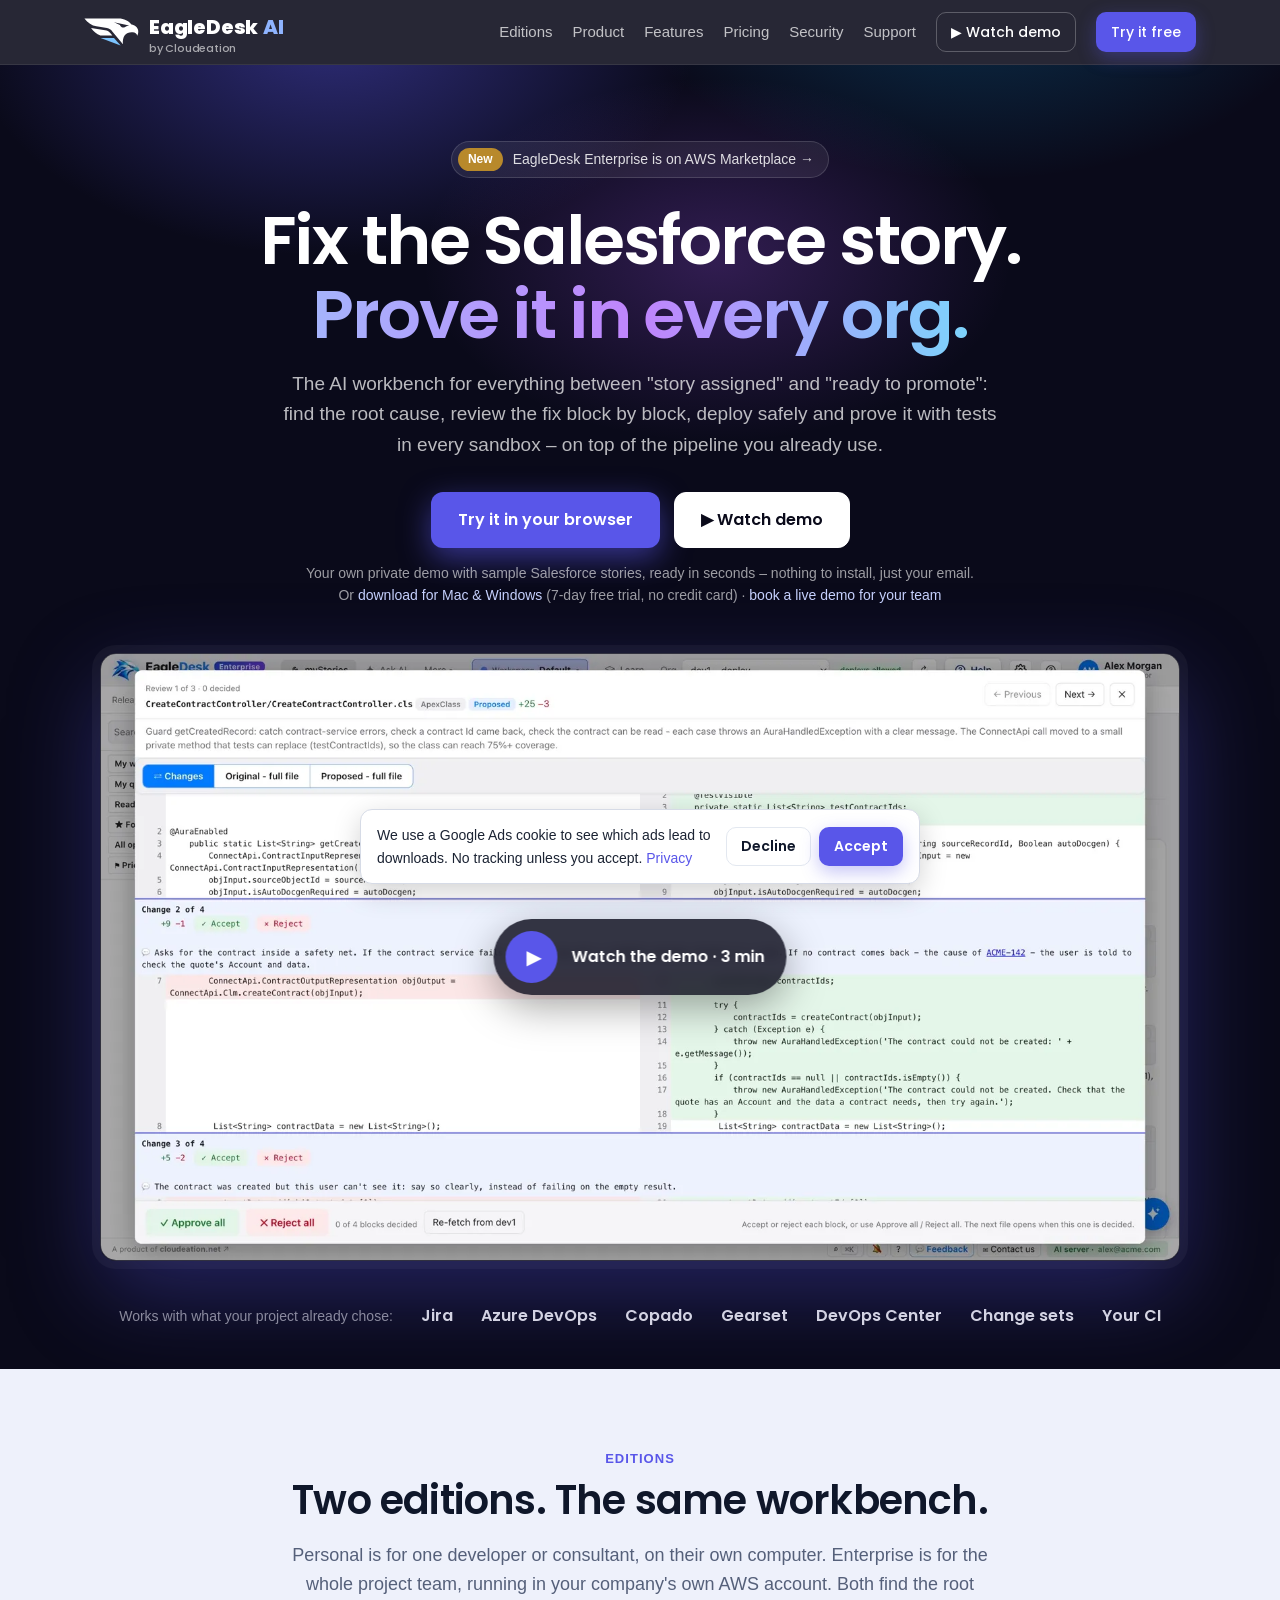
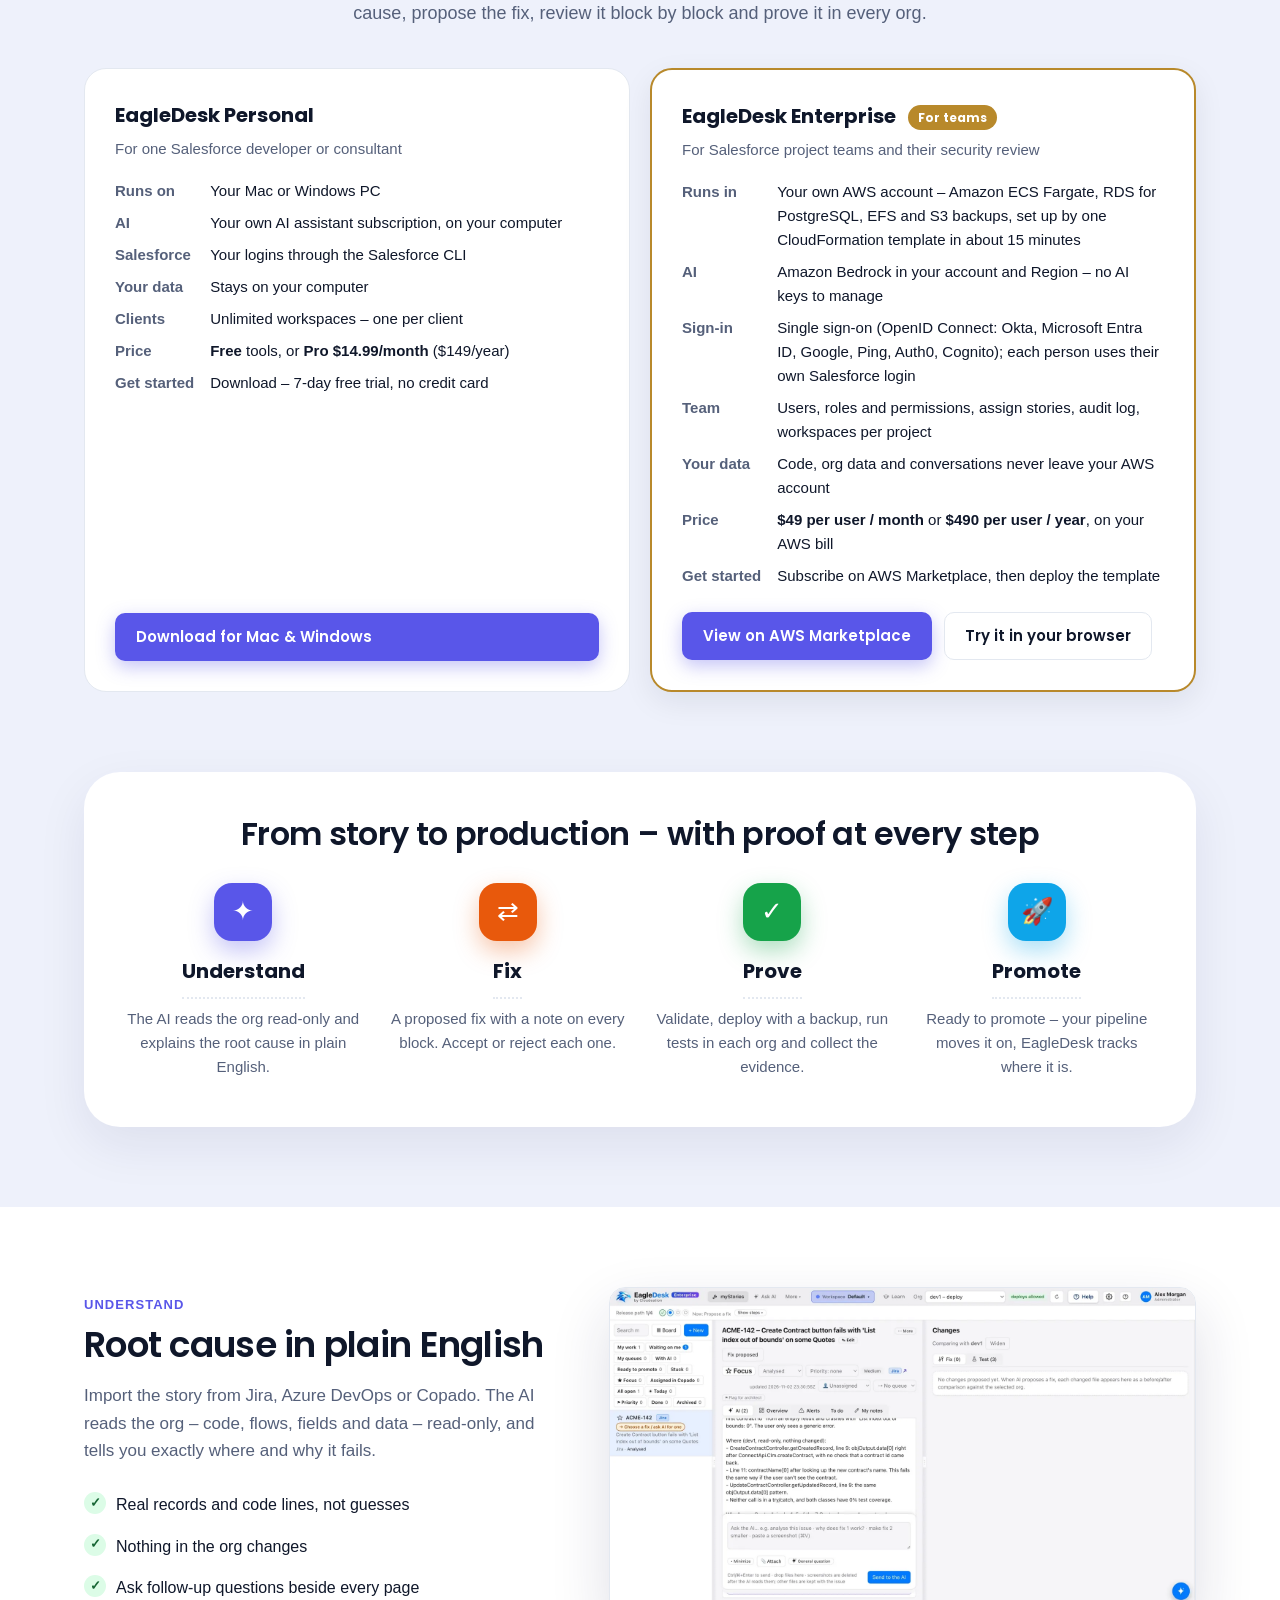
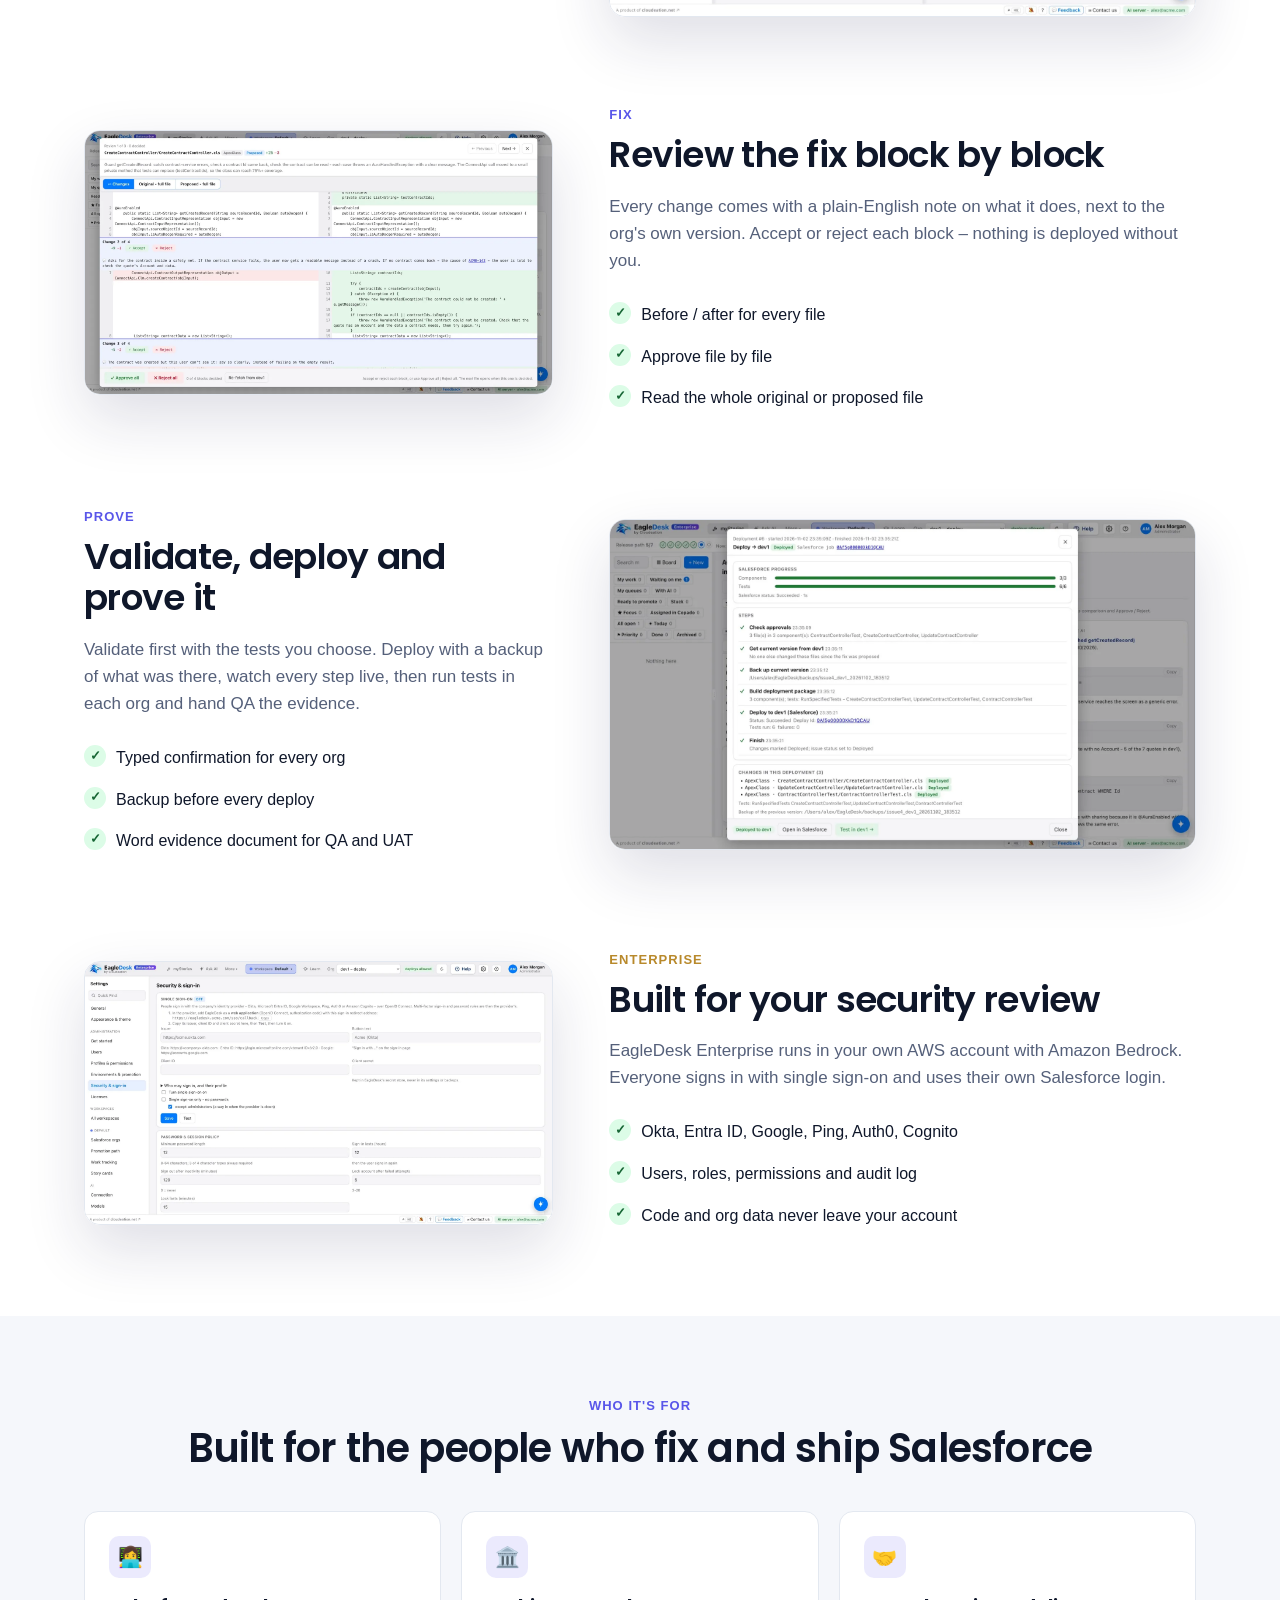
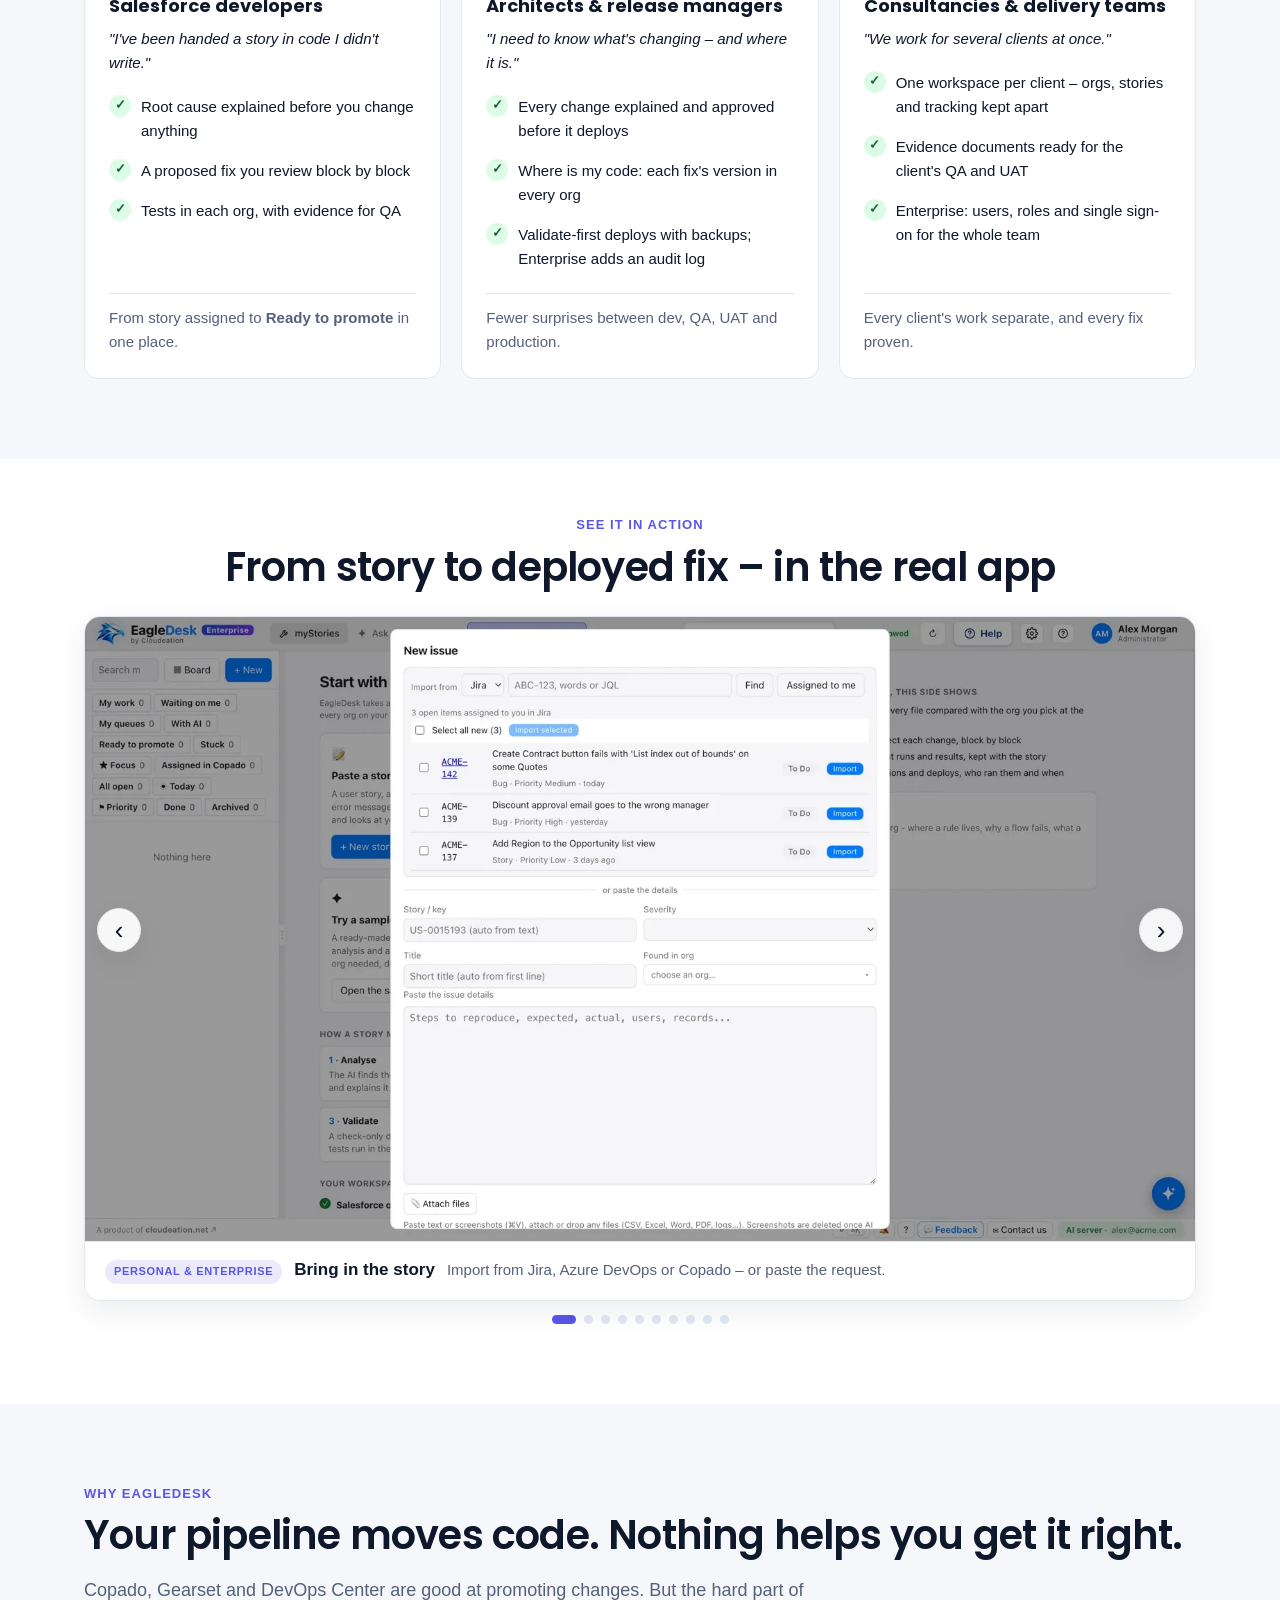
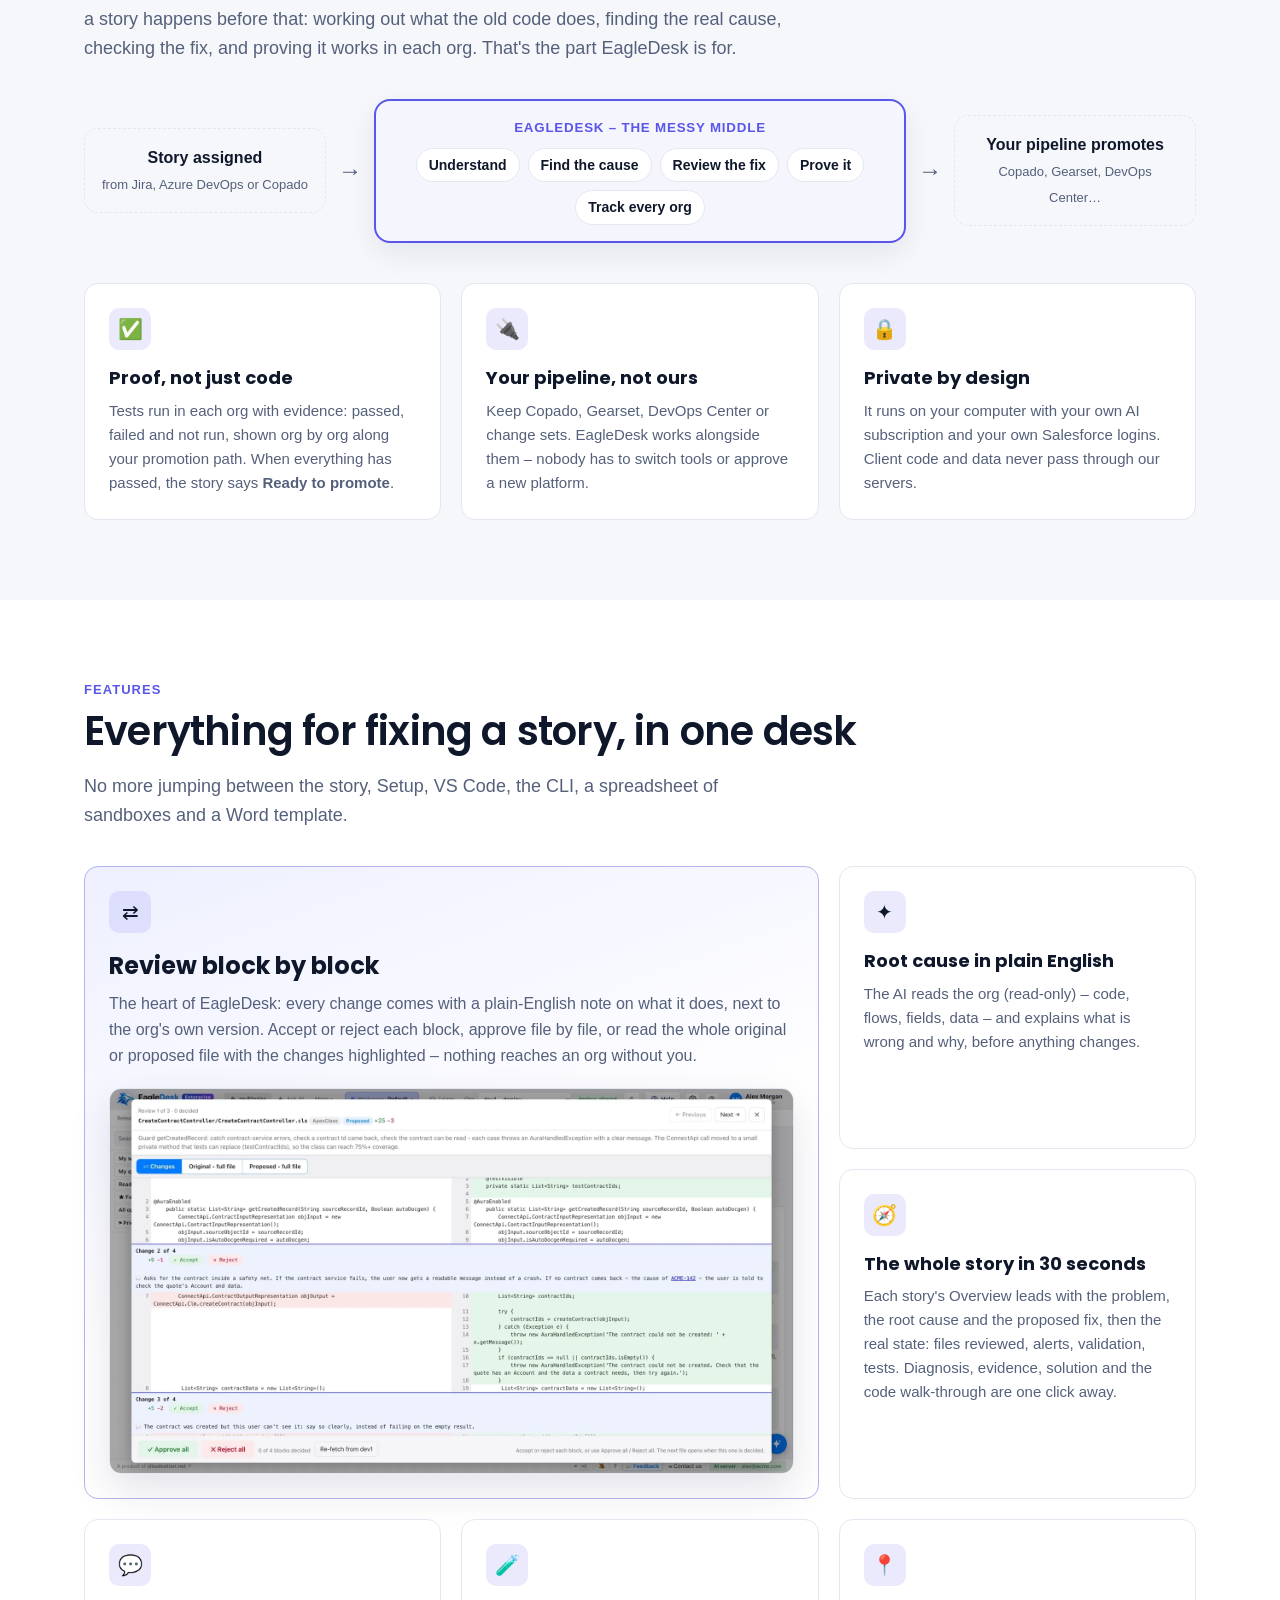
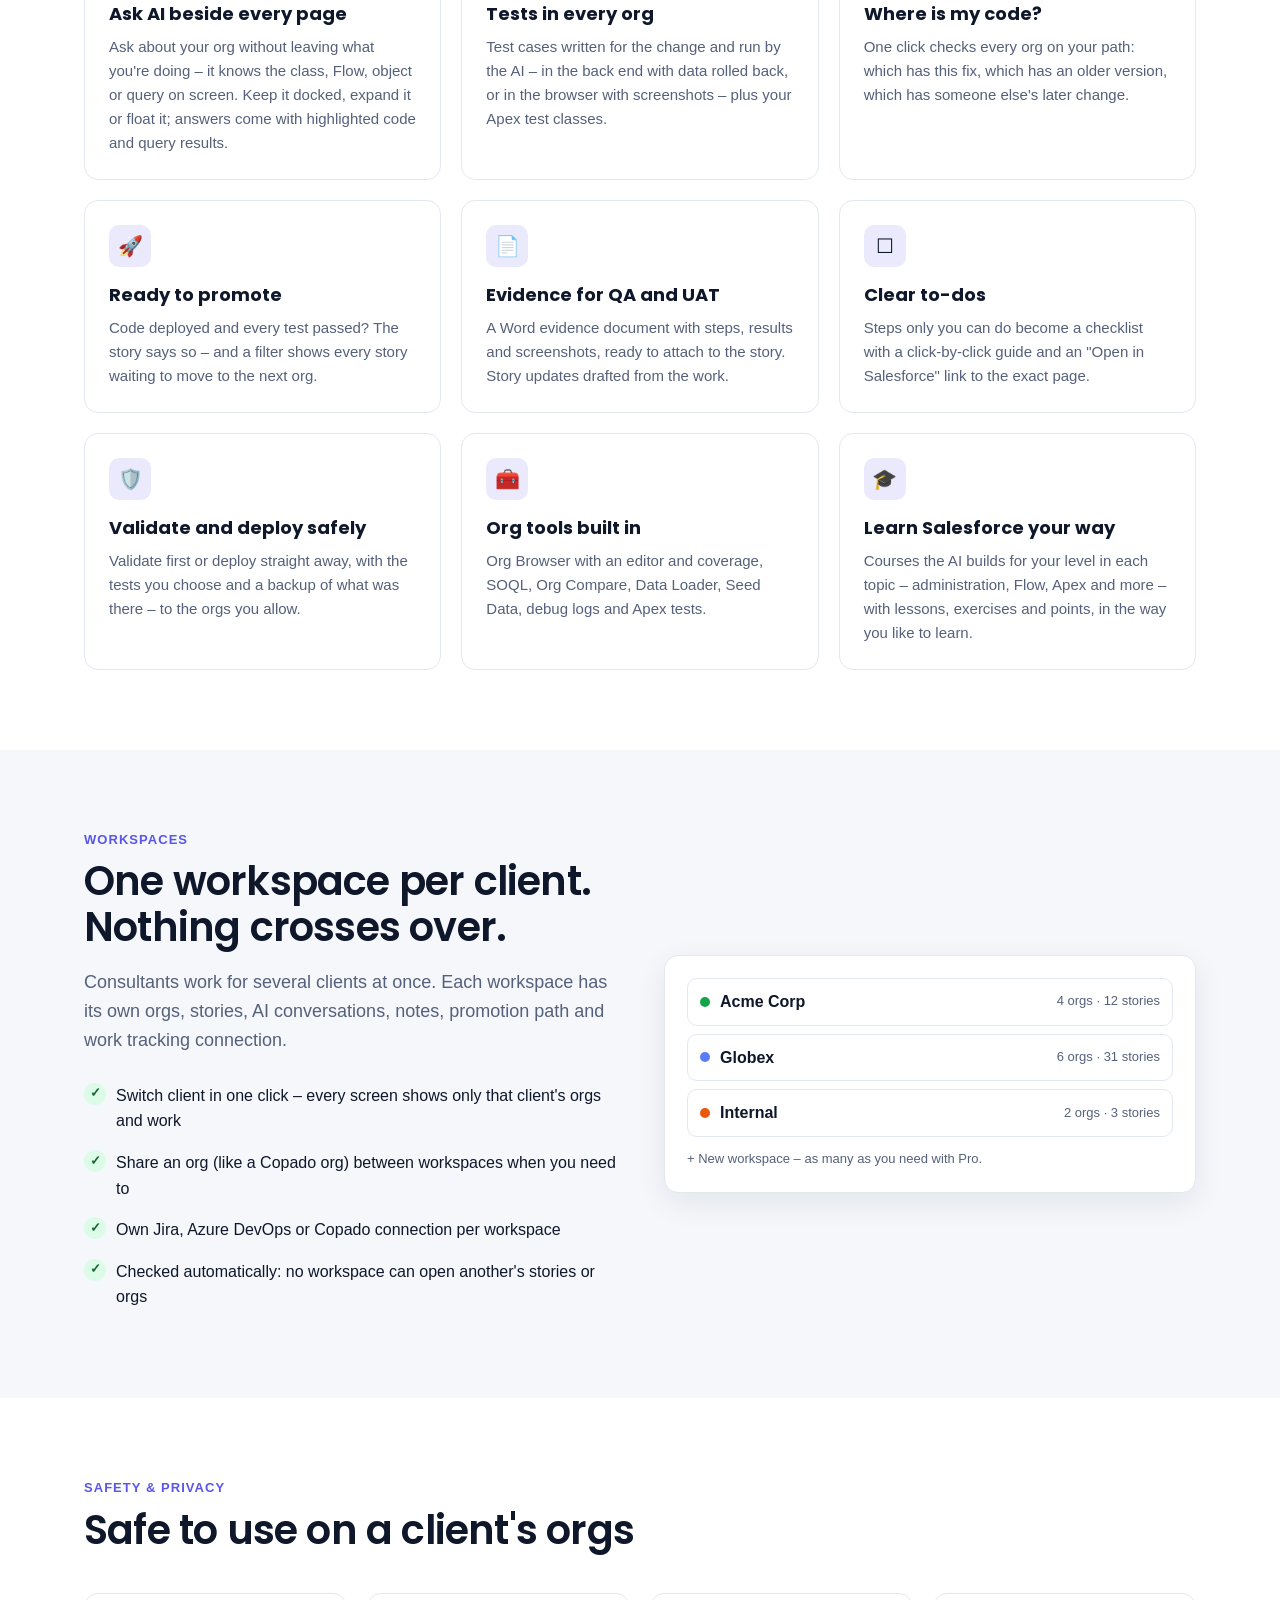
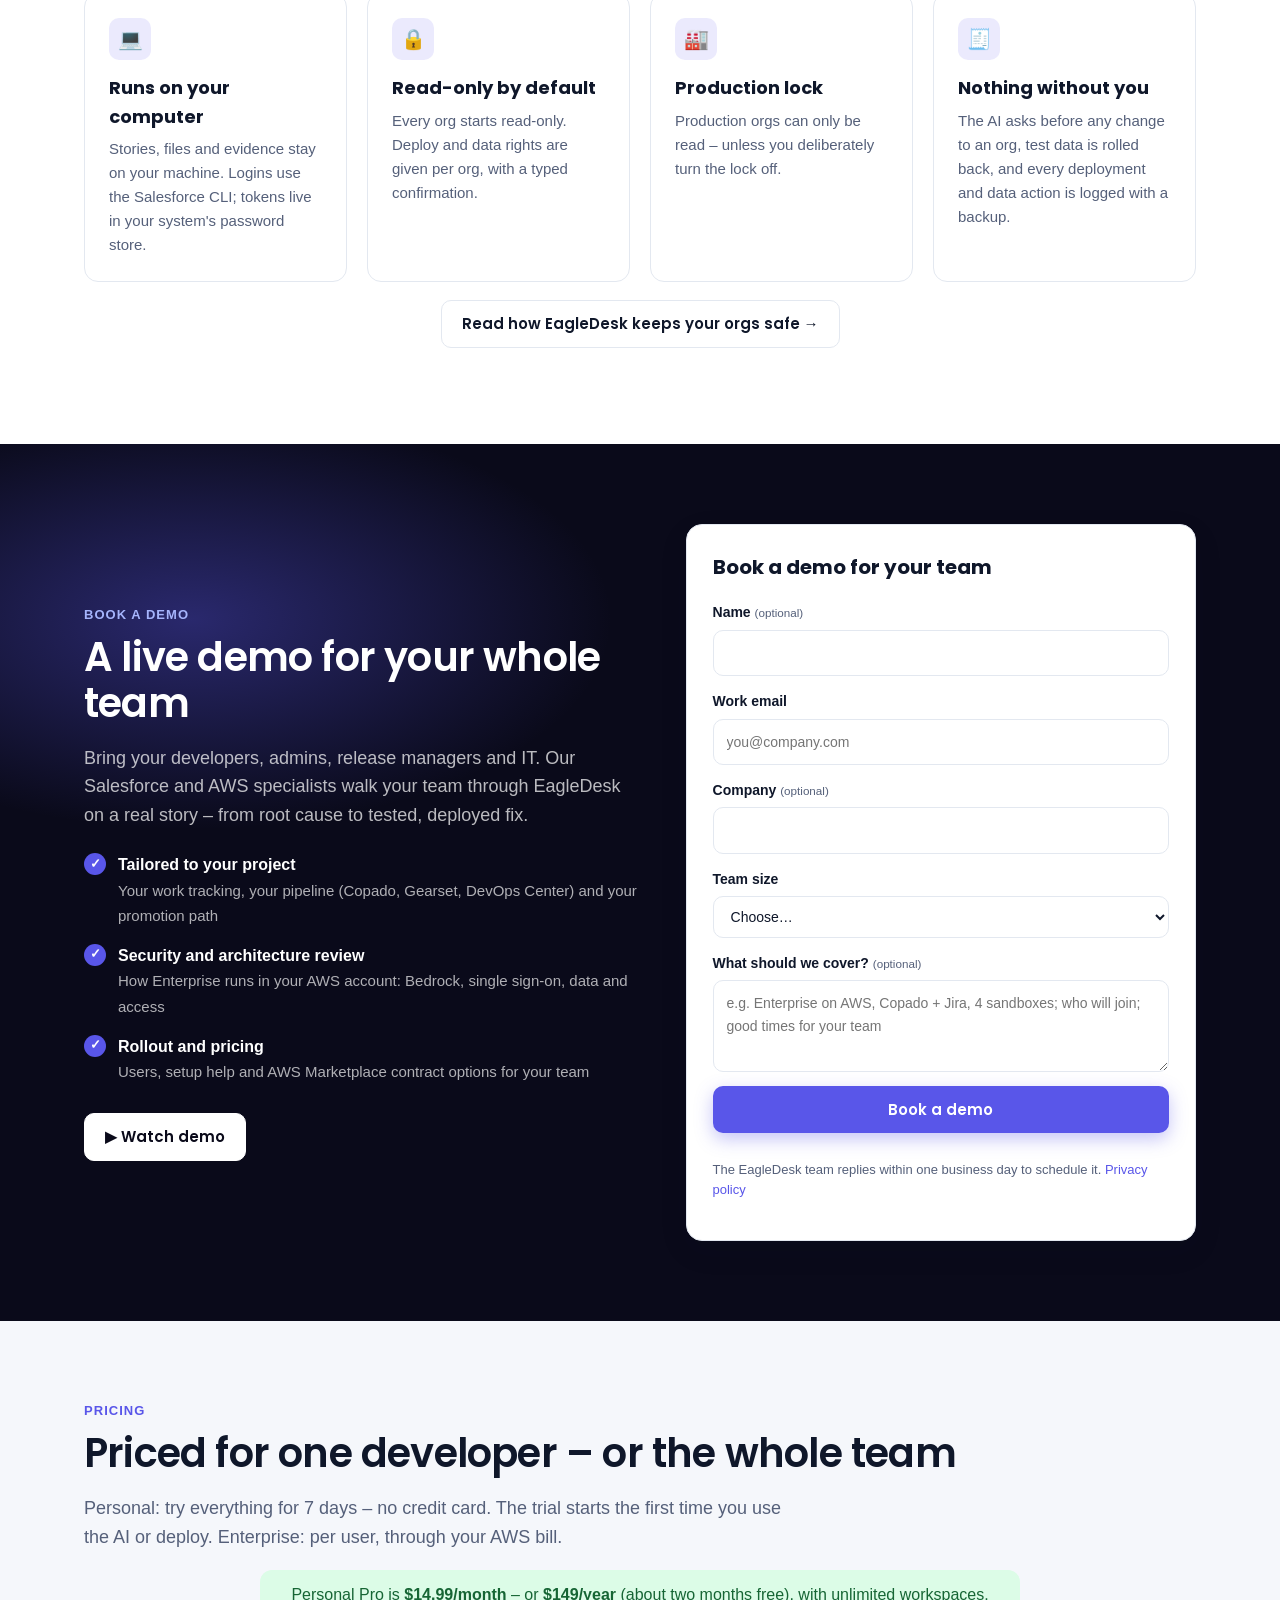
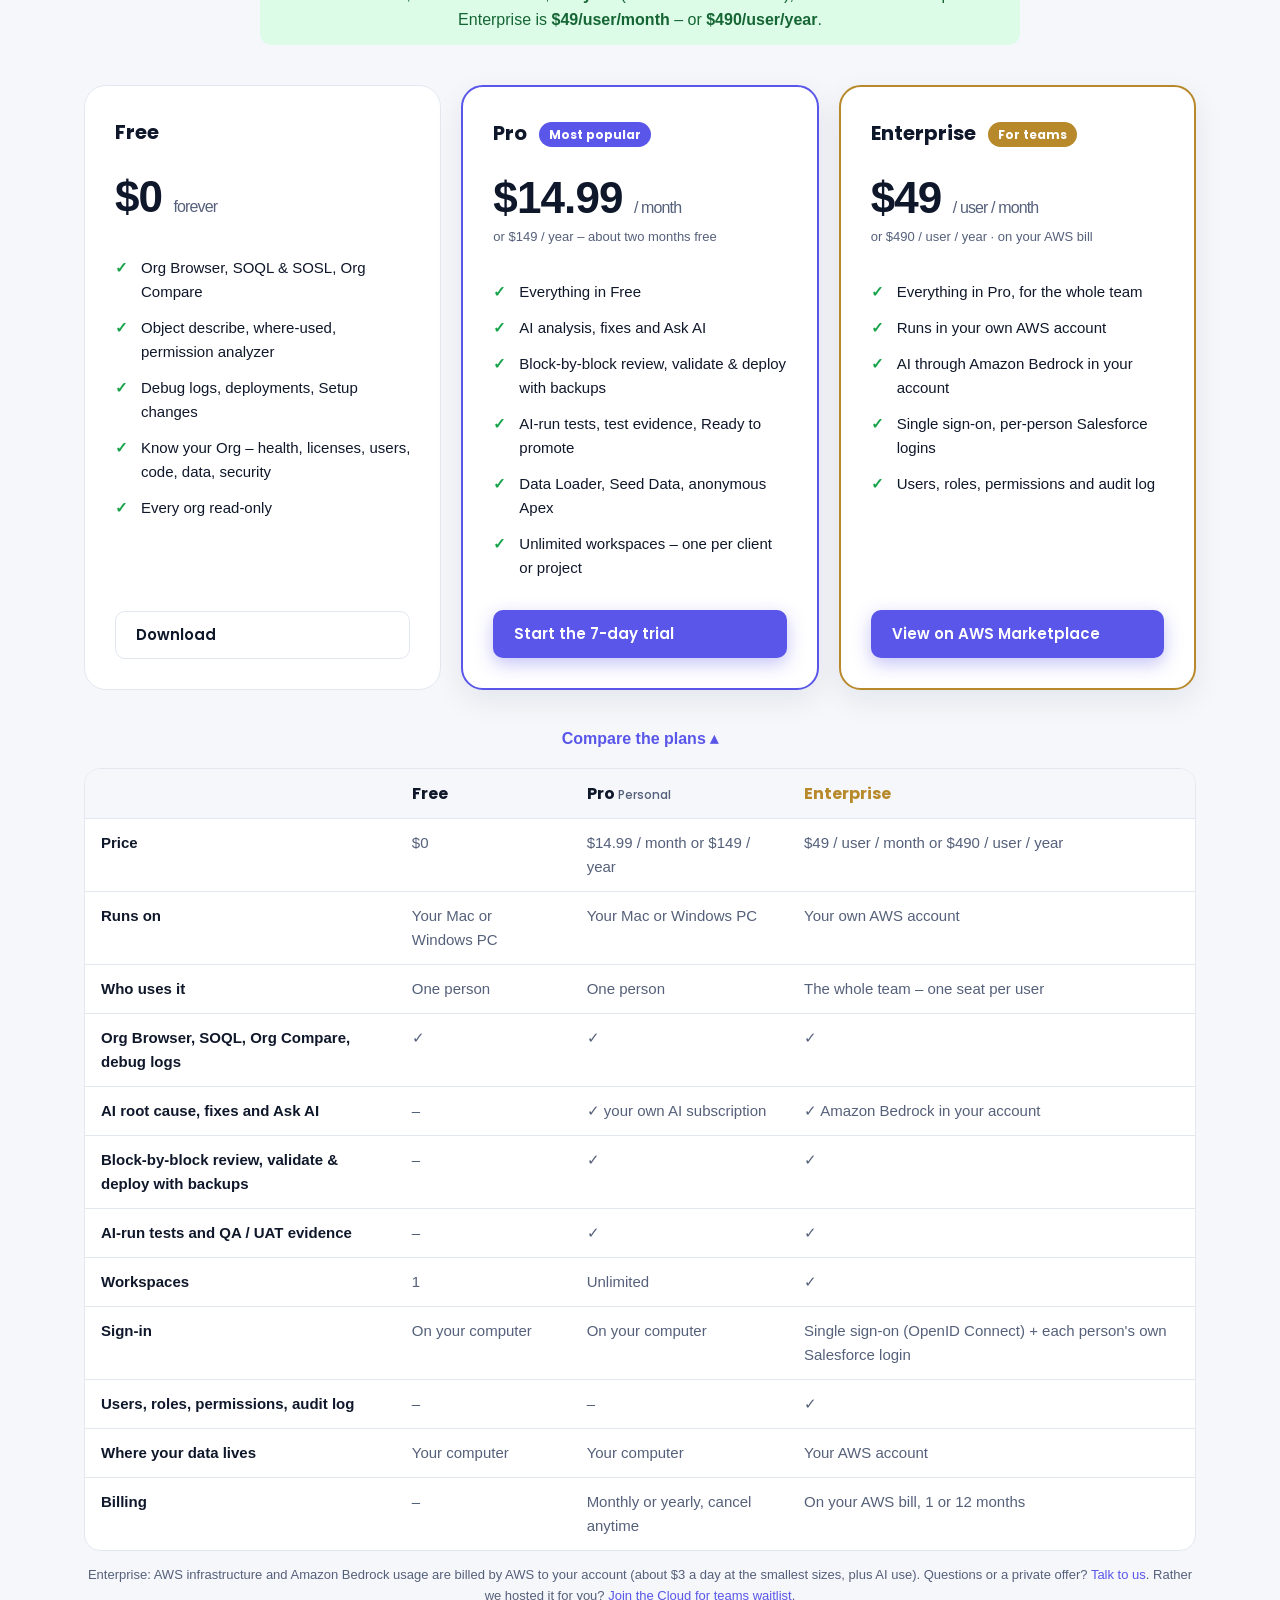
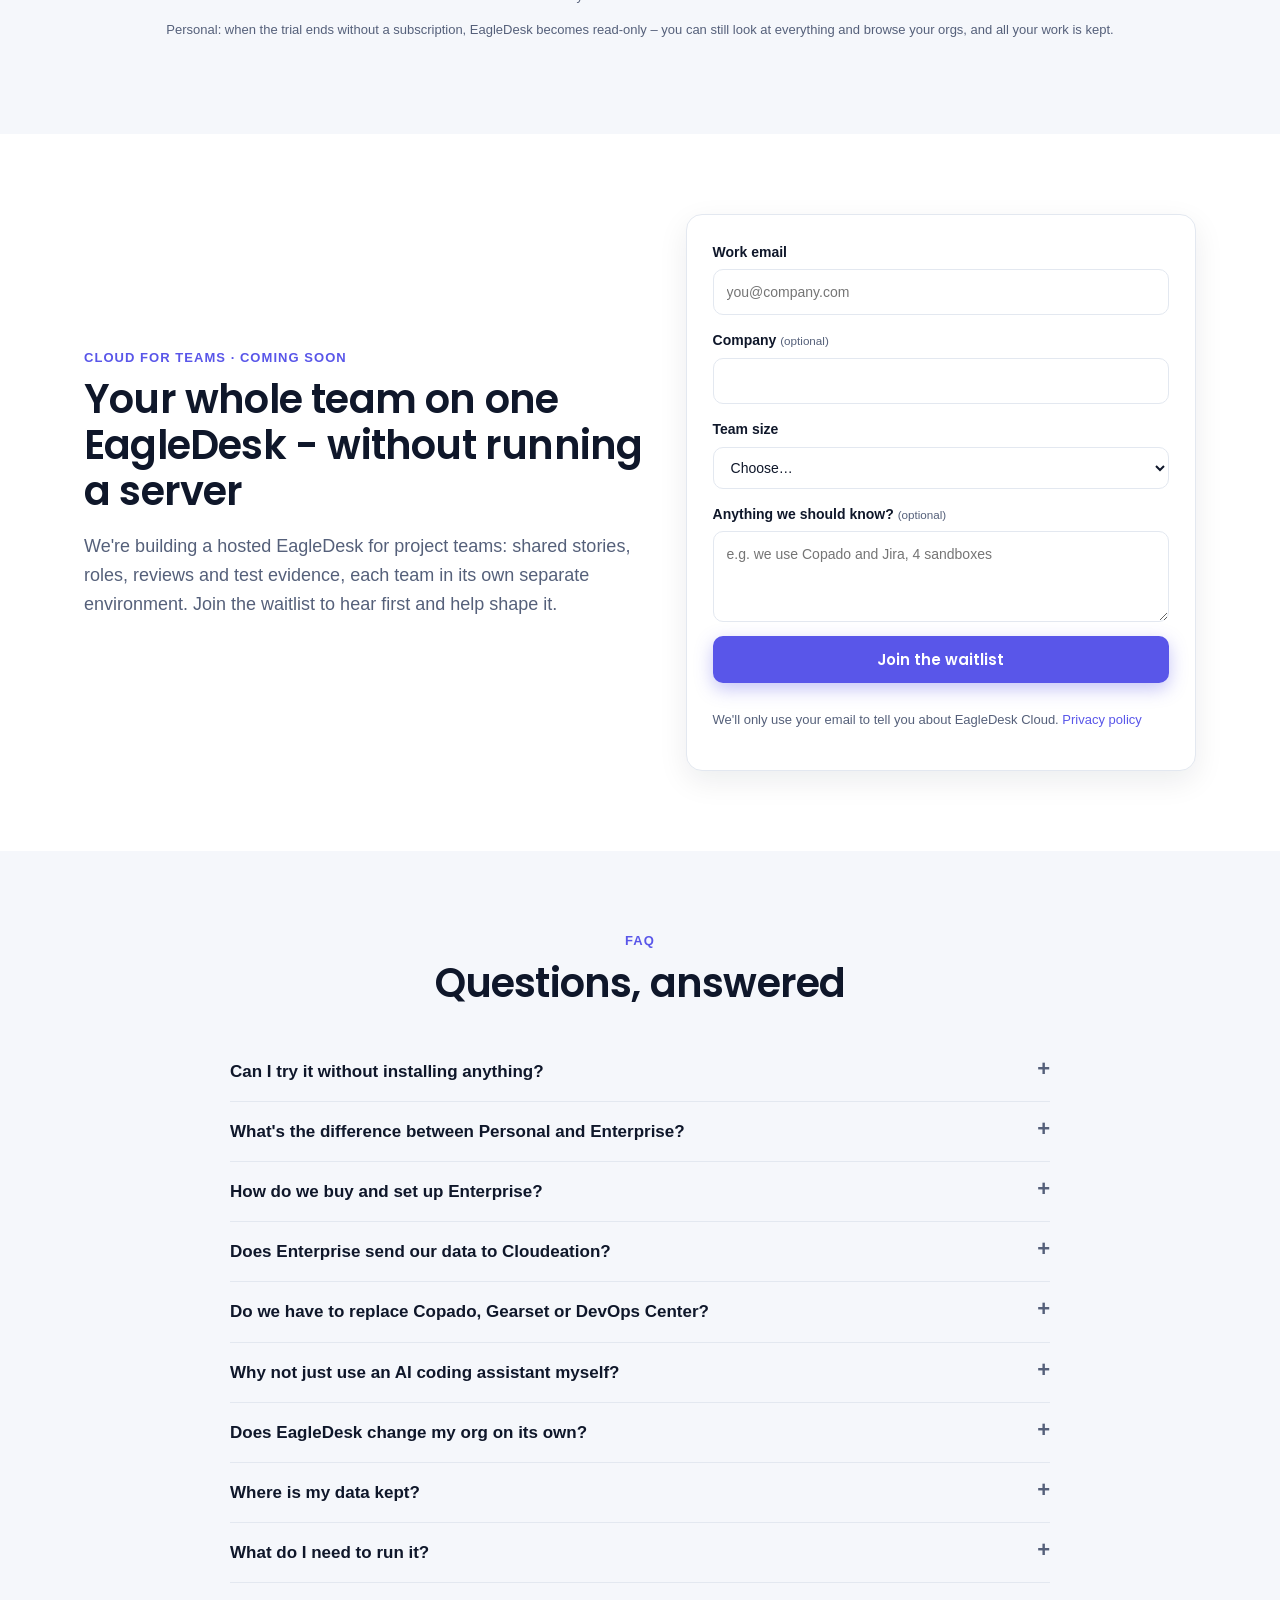
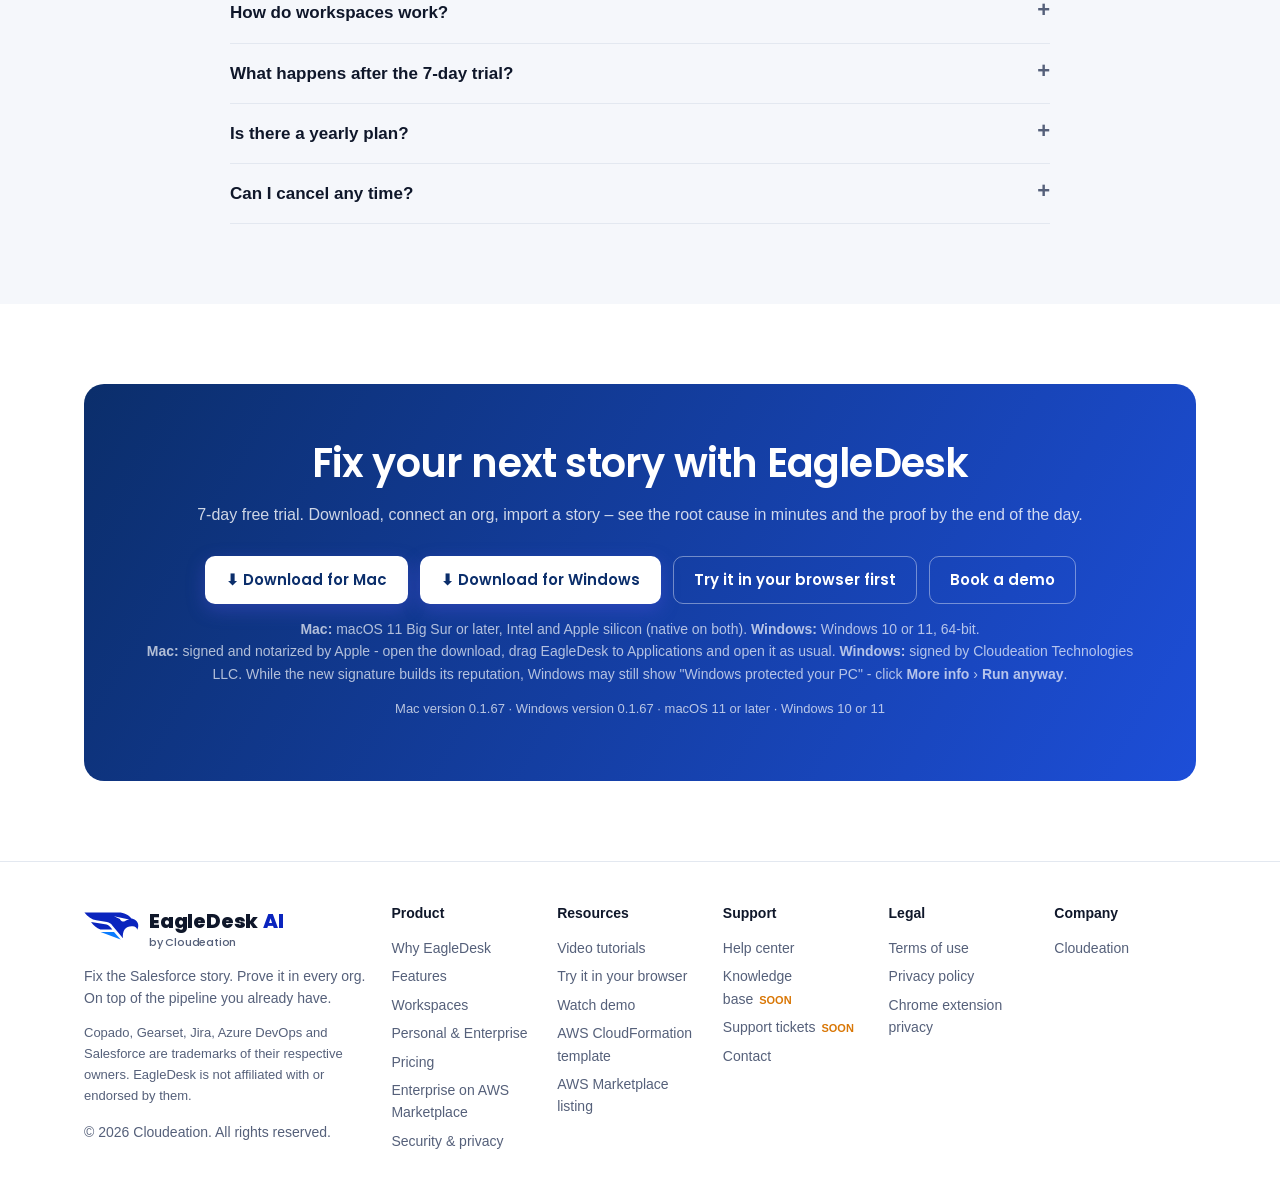
<file: index.html>
<!doctype html>
<html lang="en">
<head>
<meta charset="utf-8">
<meta name="viewport" content="width=device-width, initial-scale=1">
<title>EagleDesk – fix the Salesforce story, prove it in every org</title>
<link rel="canonical" href="https://eagledeskai.com/">
<meta name="description" content="EagleDesk by Cloudeation is the AI workbench for the Salesforce developer fixing the story: understand the code, review the fix block by block, prove it with tests in every org and know when it's ready to promote – on top of Copado, Gearset, DevOps Center or whatever pipeline your project already uses. Personal edition for Mac and Windows; Enterprise edition for teams in their own AWS account, on AWS Marketplace.">
<meta property="og:title" content="EagleDesk by Cloudeation">
<meta property="og:description" content="Fix the Salesforce story. Prove it in every org. On top of the pipeline you already have.">
<meta property="og:image" content="https://eagledeskai.com/assets/eagledesk-og.png">
<link rel="icon" href="assets/eagledesk.png">
<link rel="preconnect" href="https://fonts.googleapis.com"><link rel="preconnect" href="https://fonts.gstatic.com" crossorigin>
<link rel="stylesheet" href="https://fonts.googleapis.com/css2?family=Poppins:wght@500;600;700;800&display=swap">
<link rel="stylesheet" href="style.css?v=20261114b">
<link rel="stylesheet" href="home.css?v=20261114c">
<!-- Visitor stats: GoatCounter (no cookies, no personal data) - pages, referrers, ad campaigns (utm_*), download clicks -->
<script src="source.js?v=20261110"></script>
<!-- Google Ads conversion tag: loads only after the visitor accepts the cookie banner (consent.js) -->
<script src="consent.js?v=20261113"></script>
<script data-goatcounter="https://eagledesk.goatcounter.com/count" async src="//gc.zgo.at/count.js"></script>
</head>
<body class="home2">

<header class="nav dark"><div class="wrap">
  <a class="logo" href="./"><svg xmlns="http://www.w3.org/2000/svg" viewBox="146 236 516 263" class="logo-eagle" role="img" aria-label="EagleDesk"><g><path fill="var(--eagle-deep, #0A24BE)" fill-rule="evenodd" d="M150,240 L472,240 C522,240 566,262 592,298 C624,302 650,324 655,354 C658,374 653,390 647,402 C641,386 626,373 604,371 C574,368 545,378 529,398 C514,418 508,450 512,482 L412,362 C398,344 384,334 362,330 L262,314 C220,306 182,282 150,240 Z M428,276 L570,306 C556,307 546,311 540,317 C531,327 513,328 501,322 C492,317 487,309 483,302 Z"/><path fill="var(--eagle-deep, #0A24BE)" d="M212,330 L344,350 C364,353 378,360 390,374 L413,400 L300,400 C264,388 236,362 212,330 Z"/><path fill="var(--eagle-light, #0A7CFF)" d="M302,425 L428,425 L490,495 Z"/></g></svg><span>Eagle<b>Desk</b><i class="logo-ai">AI</i><small>by Cloudeation</small></span></a>
  <button class="nav-toggle" id="navToggle" aria-label="Menu" aria-expanded="false" aria-controls="navMenu"><span></span><span></span><span></span></button>
  <nav id="navMenu">
    <a href="#editions">Editions</a><a href="#product">Product</a><a href="#features">Features</a><a href="#pricing">Pricing</a>
    <a href="security.html">Security</a><a href="support.html">Support</a>
    <a class="btn small demo-open" href="#demo" data-goatcounter-click="demo-open-nav" data-goatcounter-title="Watch demo (menu)">▶ Watch demo</a>
    <a class="btn primary small" href="https://try.eagledeskai.com/" data-goatcounter-click="try-nav" data-goatcounter-title="Try it free (menu)">Try it free</a>
  </nav>
</div></header>

<section class="hero2"><div class="wrap">
  <a class="hero-pill" href="https://aws.amazon.com/marketplace/pp/prodview-pjztsfbejlkoi" data-goatcounter-click="hero-pill" data-goatcounter-title="Hero pill: AWS Marketplace"><span>New</span> EagleDesk Enterprise is on AWS Marketplace →</a>
  <h1>Fix the Salesforce story.<br><em>Prove it in every org.</em></h1>
  <p class="lead2">The AI workbench for everything between "story assigned" and "ready to promote": find the root cause,
    review the fix block by block, deploy safely and prove it with tests in every sandbox – on top of the pipeline you already use.</p>
  <div class="cta2">
    <a class="btn primary big" href="https://try.eagledeskai.com/" data-goatcounter-click="try-hero" data-goatcounter-title="Try it in your browser (hero)">Try it in your browser</a>
    <a class="btn light big demo-open" href="#demo" data-goatcounter-click="demo-open-hero" data-goatcounter-title="Watch demo (hero)">▶ Watch demo</a>
  </div>
  <p class="hero-sub">Your own private demo with sample Salesforce stories, ready in seconds – nothing to install, just your email.<br>
    Or <a href="#download">download for Mac &amp; Windows</a> (7-day free trial, no credit card) · <a href="#book">book a live demo for your team</a></p>
  <a class="hero-shot demo-open" href="#demo" aria-label="Play the demo video" data-goatcounter-click="demo-open-shot" data-goatcounter-title="Watch demo (screenshot)">
    <picture><source srcset="assets/shots/05-review.webp" type="image/webp"><img src="assets/shots/05-review.jpg" alt="EagleDesk reviewing a fix block by block" width="1600" height="900"></picture>
    <span class="play"><i>▶</i><b>Watch the demo · 3 min</b></span>
  </a>
  <div class="works2"><span>Works with what your project already chose:</span>
  <b>Jira</b><b>Azure DevOps</b><b>Copado</b><b>Gearset</b><b>DevOps Center</b><b>Change sets</b><b>Your CI</b>
</div></div>
</div></section>

<section id="editions" class="ed-sec"><div class="wrap">
  <div class="kicker">Editions</div>
  <h2>Two editions. The same workbench.</h2>
  <p class="sub">Personal is for one developer or consultant, on their own computer. Enterprise is for the whole project team,
    running in your company's own AWS account. Both find the root cause, propose the fix, review it block by block and prove it in every org.</p>
  <div class="grid g2">
    <div class="price ed">
      <h3>EagleDesk Personal</h3>
      <p class="who">For one Salesforce developer or consultant</p>
      <dl>
        <dt>Runs on</dt><dd>Your Mac or Windows PC</dd>
        <dt>AI</dt><dd>Your own AI assistant subscription, on your computer</dd>
        <dt>Salesforce</dt><dd>Your logins through the Salesforce CLI</dd>
        <dt>Your data</dt><dd>Stays on your computer</dd>
        <dt>Clients</dt><dd>Unlimited workspaces – one per client</dd>
        <dt>Price</dt><dd><b>Free</b> tools, or <b>Pro $14.99/month</b> ($149/year)</dd>
        <dt>Get started</dt><dd>Download – 7-day free trial, no credit card</dd>
      </dl>
      <a class="btn primary" href="#download">Download for Mac &amp; Windows</a>
    </div>
    <div class="price ed ent">
      <h3>EagleDesk Enterprise <span class="tag ent-tag">For teams</span></h3>
      <p class="who">For Salesforce project teams and their security review</p>
      <dl>
        <dt>Runs in</dt><dd>Your own AWS account – Amazon ECS Fargate, RDS for PostgreSQL, EFS and S3 backups, set up by one CloudFormation template in about 15 minutes</dd>
        <dt>AI</dt><dd>Amazon Bedrock in your account and Region – no AI keys to manage</dd>
        <dt>Sign-in</dt><dd>Single sign-on (OpenID Connect: Okta, Microsoft Entra ID, Google, Ping, Auth0, Cognito); each person uses their own Salesforce login</dd>
        <dt>Team</dt><dd>Users, roles and permissions, assign stories, audit log, workspaces per project</dd>
        <dt>Your data</dt><dd>Code, org data and conversations never leave your AWS account</dd>
        <dt>Price</dt><dd><b>$49 per user / month</b> or <b>$490 per user / year</b>, on your AWS bill</dd>
        <dt>Get started</dt><dd>Subscribe on AWS Marketplace, then deploy the template</dd>
      </dl>
      <div class="cta" style="margin:0">
        <a class="btn primary" href="https://aws.amazon.com/marketplace/pp/prodview-pjztsfbejlkoi" data-goatcounter-click="marketplace-editions" data-goatcounter-title="AWS Marketplace (editions)">View on AWS Marketplace</a>
        <a class="btn ghost" href="https://try.eagledeskai.com/" data-goatcounter-click="try-editions" data-goatcounter-title="Try it in your browser (editions)">Try it in your browser</a>
      </div>
    </div>
  </div>
</div></section>

<section id="how" class="steps-sec"><div class="wrap">
  <div class="panel2">
    <h2>From story to production – with proof at every step</h2>
    <div class="steps4">
      <div><span class="si" style="--c:#5956e9">✦</span><h3>Understand</h3><p>The AI reads the org read-only and explains the root cause in plain English.</p></div>
      <div><span class="si" style="--c:#e8590c">⇄</span><h3>Fix</h3><p>A proposed fix with a note on every block. Accept or reject each one.</p></div>
      <div><span class="si" style="--c:#16a34a">✓</span><h3>Prove</h3><p>Validate, deploy with a backup, run tests in each org and collect the evidence.</p></div>
      <div><span class="si" style="--c:#0ea5e9">🚀</span><h3>Promote</h3><p>Ready to promote – your pipeline moves it on, EagleDesk tracks where it is.</p></div>
    </div>
  </div>
</div></section>

<section id="product"><div class="wrap">
  <div class="frow">
    <div class="ftext"><div class="kicker">Understand</div><h2>Root cause in plain English</h2><p>Import the story from Jira, Azure DevOps or Copado. The AI reads the org – code, flows, fields and data – read-only, and tells you exactly where and why it fails.</p><ul class="checks"><li>Real records and code lines, not guesses</li><li>Nothing in the org changes</li><li>Ask follow-up questions beside every page</li></ul></div>
    <div class="fimg"><button class="zoom" type="button" aria-label="Enlarge screenshot"><picture><source srcset="assets/shots/02-root-cause.webp" type="image/webp"><img src="assets/shots/02-root-cause.jpg" alt="EagleDesk – Root cause in plain English" width="1600" height="900" loading="lazy"></picture></button></div>
  </div>
  <div class="frow flip">
    <div class="ftext"><div class="kicker">Fix</div><h2>Review the fix block by block</h2><p>Every change comes with a plain-English note on what it does, next to the org's own version. Accept or reject each block – nothing is deployed without you.</p><ul class="checks"><li>Before / after for every file</li><li>Approve file by file</li><li>Read the whole original or proposed file</li></ul></div>
    <div class="fimg"><button class="zoom" type="button" aria-label="Enlarge screenshot"><picture><source srcset="assets/shots/05-review.webp" type="image/webp"><img src="assets/shots/05-review.jpg" alt="EagleDesk – Review the fix block by block" width="1600" height="900" loading="lazy"></picture></button></div>
  </div>
  <div class="frow">
    <div class="ftext"><div class="kicker">Prove</div><h2>Validate, deploy and prove it</h2><p>Validate first with the tests you choose. Deploy with a backup of what was there, watch every step live, then run tests in each org and hand QA the evidence.</p><ul class="checks"><li>Typed confirmation for every org</li><li>Backup before every deploy</li><li>Word evidence document for QA and UAT</li></ul></div>
    <div class="fimg"><button class="zoom" type="button" aria-label="Enlarge screenshot"><picture><source srcset="assets/shots/07-deployed.webp" type="image/webp"><img src="assets/shots/07-deployed.jpg" alt="EagleDesk – Validate, deploy and prove it" width="1600" height="900" loading="lazy"></picture></button></div>
  </div>
  <div class="frow flip">
    <div class="ftext"><div class="kicker ent-k">Enterprise</div><h2>Built for your security review</h2><p>EagleDesk Enterprise runs in your own AWS account with Amazon Bedrock. Everyone signs in with single sign-on and uses their own Salesforce login.</p><ul class="checks"><li>Okta, Entra ID, Google, Ping, Auth0, Cognito</li><li>Users, roles, permissions and audit log</li><li>Code and org data never leave your account</li></ul></div>
    <div class="fimg"><button class="zoom" type="button" aria-label="Enlarge screenshot"><picture><source srcset="assets/shots/09-sso.webp" type="image/webp"><img src="assets/shots/09-sso.jpg" alt="EagleDesk – Built for your security review" width="1600" height="900" loading="lazy"></picture></button></div>
  </div>
</div></section>

<section id="who" class="alt"><div class="wrap">
  <div class="kicker" style="text-align:center">Who it's for</div>
  <h2 style="text-align:center">Built for the people who fix and ship Salesforce</h2>
  <div class="grid g3 who">
    <div class="feat"><div class="ic">👩‍💻</div><h3>Salesforce developers</h3><p class="who-task">"I've been handed a story in code I didn't write."</p>
      <ul class="checks"><li>Root cause explained before you change anything</li><li>A proposed fix you review block by block</li><li>Tests in each org, with evidence for QA</li></ul>
      <p class="who-out">From story assigned to <b>Ready to promote</b> in one place.</p></div>
    <div class="feat"><div class="ic">🏛️</div><h3>Architects &amp; release managers</h3><p class="who-task">"I need to know what's changing – and where it is."</p>
      <ul class="checks"><li>Every change explained and approved before it deploys</li><li>Where is my code: each fix's version in every org</li><li>Validate-first deploys with backups; Enterprise adds an audit log</li></ul>
      <p class="who-out">Fewer surprises between dev, QA, UAT and production.</p></div>
    <div class="feat"><div class="ic">🤝</div><h3>Consultancies &amp; delivery teams</h3><p class="who-task">"We work for several clients at once."</p>
      <ul class="checks"><li>One workspace per client – orgs, stories and tracking kept apart</li><li>Evidence documents ready for the client's QA and UAT</li><li>Enterprise: users, roles and single sign-on for the whole team</li></ul>
      <p class="who-out">Every client's work separate, and every fix proven.</p></div>
  </div>
</div></section>

<section id="tour" class="tour"><div class="wrap">
  <div class="kicker" style="text-align:center">See it in action</div>
  <h2 style="text-align:center">From story to deployed fix – in the real app</h2>
  <div class="sh" id="sh" aria-roledescription="carousel">
    <div class="sh-track" id="shTrack">
      <figure class="sh-slide"><button class="zoom" type="button" aria-label="Enlarge screenshot"><picture><source srcset="assets/shots/01-import.webp" type="image/webp"><img src="assets/shots/01-import.jpg" alt="EagleDesk – Bring in the story" width="1600" height="900"></picture></button>
        <figcaption><span class="sh-ed">Personal &amp; Enterprise</span><b>Bring in the story</b><span>Import from Jira, Azure DevOps or Copado – or paste the request.</span></figcaption></figure>
      <figure class="sh-slide"><button class="zoom" type="button" aria-label="Enlarge screenshot"><picture><source srcset="assets/shots/02-root-cause.webp" type="image/webp"><img src="assets/shots/02-root-cause.jpg" alt="EagleDesk – Root cause in plain English" width="1600" height="900" loading="lazy"></picture></button>
        <figcaption><span class="sh-ed">Personal &amp; Enterprise</span><b>Root cause in plain English</b><span>The AI reads the org read-only and explains exactly where and why it fails.</span></figcaption></figure>
      <figure class="sh-slide"><button class="zoom" type="button" aria-label="Enlarge screenshot"><picture><source srcset="assets/shots/04-proposed.webp" type="image/webp"><img src="assets/shots/04-proposed.jpg" alt="EagleDesk – The proposed fix, explained" width="1600" height="900" loading="lazy"></picture></button>
        <figcaption><span class="sh-ed">Personal &amp; Enterprise</span><b>The proposed fix, explained</b><span>Where the bug is and what each change does, step by step.</span></figcaption></figure>
      <figure class="sh-slide"><button class="zoom" type="button" aria-label="Enlarge screenshot"><picture><source srcset="assets/shots/05-review.webp" type="image/webp"><img src="assets/shots/05-review.jpg" alt="EagleDesk – Review block by block" width="1600" height="900" loading="lazy"></picture></button>
        <figcaption><span class="sh-ed">Personal &amp; Enterprise</span><b>Review block by block</b><span>A plain-English note on every change. Accept or reject each block.</span></figcaption></figure>
      <figure class="sh-slide"><button class="zoom" type="button" aria-label="Enlarge screenshot"><picture><source srcset="assets/shots/06-validate.webp" type="image/webp"><img src="assets/shots/06-validate.jpg" alt="EagleDesk – Validate before you deploy" width="1600" height="900" loading="lazy"></picture></button>
        <figcaption><span class="sh-ed">Personal &amp; Enterprise</span><b>Validate before you deploy</b><span>Pick the tests, see every step that will happen, type the org name to confirm.</span></figcaption></figure>
      <figure class="sh-slide"><button class="zoom" type="button" aria-label="Enlarge screenshot"><picture><source srcset="assets/shots/07-deployed.webp" type="image/webp"><img src="assets/shots/07-deployed.jpg" alt="EagleDesk – Deployed – with a backup" width="1600" height="900" loading="lazy"></picture></button>
        <figcaption><span class="sh-ed">Personal &amp; Enterprise</span><b>Deployed – with a backup</b><span>Live progress, tests run, and the previous version backed up first.</span></figcaption></figure>
      <figure class="sh-slide"><button class="zoom" type="button" aria-label="Enlarge screenshot"><picture><source srcset="assets/shots/08-users.webp" type="image/webp"><img src="assets/shots/08-users.jpg" alt="EagleDesk – Users and profiles" width="1600" height="900" loading="lazy"></picture></button>
        <figcaption><span class="sh-ed ent">Enterprise</span><b>Users and profiles</b><span>Everyone on the team with their own sign-in, profile and permissions.</span></figcaption></figure>
      <figure class="sh-slide"><button class="zoom" type="button" aria-label="Enlarge screenshot"><picture><source srcset="assets/shots/09-sso.webp" type="image/webp"><img src="assets/shots/09-sso.jpg" alt="EagleDesk – Single sign-on" width="1600" height="900" loading="lazy"></picture></button>
        <figcaption><span class="sh-ed ent">Enterprise</span><b>Single sign-on</b><span>Okta, Microsoft Entra ID, Google, Ping, Auth0 or Amazon Cognito over OpenID Connect.</span></figcaption></figure>
      <figure class="sh-slide"><button class="zoom" type="button" aria-label="Enlarge screenshot"><picture><source srcset="assets/shots/10-bedrock.webp" type="image/webp"><img src="assets/shots/10-bedrock.jpg" alt="EagleDesk – AI on Amazon Bedrock" width="1600" height="900" loading="lazy"></picture></button>
        <figcaption><span class="sh-ed ent">Enterprise</span><b>AI on Amazon Bedrock</b><span>The AI runs in your own AWS account – billed on your AWS bill, no AI keys.</span></figcaption></figure>
      <figure class="sh-slide"><button class="zoom" type="button" aria-label="Enlarge screenshot"><picture><source srcset="assets/shots/11-contract.webp" type="image/webp"><img src="assets/shots/11-contract.jpg" alt="EagleDesk – Your AWS Marketplace contract" width="1600" height="900" loading="lazy"></picture></button>
        <figcaption><span class="sh-ed ent">Enterprise</span><b>Your AWS Marketplace contract</b><span>Seats come straight from your contract, checked with AWS License Manager.</span></figcaption></figure>
    </div>
    <button class="sh-nav prev" id="shPrev" aria-label="Previous picture">‹</button>
    <button class="sh-nav next" id="shNext" aria-label="Next picture">›</button>
  </div>
  <div class="sh-dots" id="shDots"><button aria-label="Picture 1"></button><button aria-label="Picture 2"></button><button aria-label="Picture 3"></button><button aria-label="Picture 4"></button><button aria-label="Picture 5"></button><button aria-label="Picture 6"></button><button aria-label="Picture 7"></button><button aria-label="Picture 8"></button><button aria-label="Picture 9"></button><button aria-label="Picture 10"></button></div>
</div></section>

<section id="why" class="alt"><div class="wrap">
  <div class="kicker">Why EagleDesk</div>
  <h2>Your pipeline moves code. Nothing helps you get it right.</h2>
  <p class="sub">Copado, Gearset and DevOps Center are good at promoting changes. But the hard part of a story happens before that:
    working out what the old code does, finding the real cause, checking the fix, and proving it works in each org.
    That's the part EagleDesk is for.</p>
  <div class="mid">
    <div class="mid-end"><b>Story assigned</b><span>from Jira, Azure DevOps or Copado</span></div>
    <div class="mid-arrow">→</div>
    <div class="mid-core"><small>EagleDesk – the messy middle</small>
      <div><span>Understand</span><span>Find the cause</span><span>Review the fix</span><span>Prove it</span><span>Track every org</span></div></div>
    <div class="mid-arrow">→</div>
    <div class="mid-end"><b>Your pipeline promotes</b><span>Copado, Gearset, DevOps Center…</span></div>
  </div>
  <div class="grid g3">
    <div class="feat"><div class="ic">✅</div><h3>Proof, not just code</h3><p>Tests run in each org with evidence: passed, failed and not run, shown org by org along your promotion path. When everything has passed, the story says <b>Ready to promote</b>.</p></div>
    <div class="feat"><div class="ic">🔌</div><h3>Your pipeline, not ours</h3><p>Keep Copado, Gearset, DevOps Center or change sets. EagleDesk works alongside them – nobody has to switch tools or approve a new platform.</p></div>
    <div class="feat"><div class="ic">🔒</div><h3>Private by design</h3><p>It runs on your computer with your own AI subscription and your own Salesforce logins. Client code and data never pass through our servers.</p></div>
  </div>
</div></section>

<section id="features"><div class="wrap">
  <div class="kicker">Features</div>
  <h2>Everything for fixing a story, in one desk</h2>
  <p class="sub">No more jumping between the story, Setup, VS Code, the CLI, a spreadsheet of sandboxes and a Word template.</p>
  <div class="bento">
    <div class="feat big"><div class="ic">⇄</div><h3>Review block by block</h3><p>The heart of EagleDesk: every change comes with a plain-English note on what it does, next to the org's own version. Accept or reject each block, approve file by file, or read the whole original or proposed file with the changes highlighted – nothing reaches an org without you.</p>
      <button class="zoom" type="button" aria-label="Enlarge the review screenshot"><picture><source srcset="assets/shots/05-review.webp" type="image/webp"><img src="assets/shots/05-review.jpg" alt="Reviewing a fix block by block in EagleDesk" width="1600" height="900" loading="lazy"></picture></button></div>
    <div class="feat"><div class="ic">✦</div><h3>Root cause in plain English</h3><p>The AI reads the org (read-only) – code, flows, fields, data – and explains what is wrong and why, before anything changes.</p></div>
    <div class="feat"><div class="ic">🧭</div><h3>The whole story in 30 seconds</h3><p>Each story's Overview leads with the problem, the root cause and the proposed fix, then the real state: files reviewed, alerts, validation, tests. Diagnosis, evidence, solution and the code walk-through are one click away.</p></div>
    <div class="feat"><div class="ic">💬</div><h3>Ask AI beside every page</h3><p>Ask about your org without leaving what you're doing – it knows the class, Flow, object or query on screen. Keep it docked, expand it or float it; answers come with highlighted code and query results.</p></div>
    <div class="feat"><div class="ic">🧪</div><h3>Tests in every org</h3><p>Test cases written for the change and run by the AI – in the back end with data rolled back, or in the browser with screenshots – plus your Apex test classes.</p></div>
    <div class="feat"><div class="ic">📍</div><h3>Where is my code?</h3><p>One click checks every org on your path: which has this fix, which has an older version, which has someone else's later change.</p></div>
    <div class="feat"><div class="ic">🚀</div><h3>Ready to promote</h3><p>Code deployed and every test passed? The story says so – and a filter shows every story waiting to move to the next org.</p></div>
    <div class="feat"><div class="ic">📄</div><h3>Evidence for QA and UAT</h3><p>A Word evidence document with steps, results and screenshots, ready to attach to the story. Story updates drafted from the work.</p></div>
    <div class="feat"><div class="ic">☐</div><h3>Clear to-dos</h3><p>Steps only you can do become a checklist with a click-by-click guide and an "Open in Salesforce" link to the exact page.</p></div>
    <div class="feat"><div class="ic">🛡️</div><h3>Validate and deploy safely</h3><p>Validate first or deploy straight away, with the tests you choose and a backup of what was there – to the orgs you allow.</p></div>
    <div class="feat"><div class="ic">🧰</div><h3>Org tools built in</h3><p>Org Browser with an editor and coverage, SOQL, Org Compare, Data Loader, Seed Data, debug logs and Apex tests.</p></div>
    <div class="feat"><div class="ic">🎓</div><h3>Learn Salesforce your way</h3><p>Courses the AI builds for your level in each topic – administration, Flow, Apex and more – with lessons, exercises and points, in the way you like to learn.</p></div>
  </div>
</div></section>

<section id="workspaces" class="alt"><div class="wrap split">
  <div>
    <div class="kicker">Workspaces</div>
    <h2>One workspace per client. Nothing crosses over.</h2>
    <p class="sub">Consultants work for several clients at once. Each workspace has its own orgs, stories, AI conversations, notes, promotion path and work tracking connection.</p>
    <ul class="checks">
      <li>Switch client in one click – every screen shows only that client's orgs and work</li>
      <li>Share an org (like a Copado org) between workspaces when you need to</li>
      <li>Own Jira, Azure DevOps or Copado connection per workspace</li>
      <li>Checked automatically: no workspace can open another's stories or orgs</li>
    </ul>
  </div>
  <div class="panel">
    <div class="wsrow"><i style="background:#16a34a"></i><b>Acme Corp</b><span>4 orgs · 12 stories</span></div>
    <div class="wsrow"><i style="background:#5b7cfa"></i><b>Globex</b><span>6 orgs · 31 stories</span></div>
    <div class="wsrow"><i style="background:#e8590c"></i><b>Internal</b><span>2 orgs · 3 stories</span></div>
    <p class="fine" style="margin:12px 0 0">+ New workspace – as many as you need with Pro.</p>
  </div>
</div></section>

<section id="safety"><div class="wrap">
  <div class="kicker">Safety &amp; privacy</div>
  <h2>Safe to use on a client's orgs</h2>
  <div class="grid g4">
    <div class="feat"><div class="ic">💻</div><h3>Runs on your computer</h3><p>Stories, files and evidence stay on your machine. Logins use the Salesforce CLI; tokens live in your system's password store.</p></div>
    <div class="feat"><div class="ic">🔒</div><h3>Read-only by default</h3><p>Every org starts read-only. Deploy and data rights are given per org, with a typed confirmation.</p></div>
    <div class="feat"><div class="ic">🏭</div><h3>Production lock</h3><p>Production orgs can only be read – unless you deliberately turn the lock off.</p></div>
    <div class="feat"><div class="ic">🧾</div><h3>Nothing without you</h3><p>The AI asks before any change to an org, test data is rolled back, and every deployment and data action is logged with a backup.</p></div>
  </div>
  <p style="text-align:center;margin-top:18px"><a class="btn ghost" href="security.html">Read how EagleDesk keeps your orgs safe →</a></p>
</div></section>

<section id="book" class="demo-band"><div class="wrap split-wl">
  <div>
    <div class="kicker light">Book a demo</div>
    <h2>A live demo for your whole team</h2>
    <p class="sub">Bring your developers, admins, release managers and IT. Our Salesforce and AWS specialists walk your team through EagleDesk on a real story – from root cause to tested, deployed fix.</p>
    <ul class="demo-what">
      <li><b>Tailored to your project</b><span>Your work tracking, your pipeline (Copado, Gearset, DevOps Center) and your promotion path</span></li>
      <li><b>Security and architecture review</b><span>How Enterprise runs in your AWS account: Bedrock, single sign-on, data and access</span></li>
      <li><b>Rollout and pricing</b><span>Users, setup help and AWS Marketplace contract options for your team</span></li>
    </ul>
    <a class="btn light demo-open" href="#demo" data-goatcounter-click="demo-open-band" data-goatcounter-title="Watch demo (book band)">▶ Watch demo</a>
  </div>
  <form class="wl" id="bk" novalidate>
    <h3 class="bk-h">Book a demo for your team</h3>
    <label><span>Name <small>(optional)</small></span><input name="name" autocomplete="name"></label>
    <label>Work email<input type="email" name="email" required autocomplete="email" placeholder="you@company.com"></label>
    <label><span>Company <small>(optional)</small></span><input name="company" autocomplete="organization"></label>
    <label>Team size<select name="size"><option value="">Choose…</option><option>1-5 people</option><option>6-20 people</option><option>21-50 people</option><option>More than 50</option></select></label>
    <label><span>What should we cover? <small>(optional)</small></span><textarea name="note" rows="3" placeholder="e.g. Enterprise on AWS, Copado + Jira, 4 sandboxes; who will join; good times for your team"></textarea></label>
    <input name="website" class="hp" tabindex="-1" autocomplete="off" aria-hidden="true">
    <button class="btn primary" data-goatcounter-click="book-send" data-goatcounter-title="Demo requested">Book a demo</button>
    <p class="fine" id="bkMsg" role="status">The EagleDesk team replies within one business day to schedule it. <a href="privacy.html">Privacy policy</a></p>
  </form>
</div></section>

<section id="pricing" class="alt"><div class="wrap">
  <div class="kicker">Pricing</div>
  <h2>Priced for one developer – or the whole team</h2>
  <p class="sub">Personal: try everything for 7 days – no credit card. The trial starts the first time you use the AI or deploy.
    Enterprise: per user, through your AWS bill.</p>
  <div class="launch-strip">Personal Pro is <b>$14.99/month</b> – or <b>$149/year</b> (about two months free), with unlimited workspaces. Enterprise is <b>$49/user/month</b> – or <b>$490/user/year</b>.</div>
  <div class="grid g3">
    <div class="price"><h3>Free</h3><div class="amt">$0 <small>forever</small></div>
      <ul><li>Org Browser, SOQL &amp; SOSL, Org Compare</li><li>Object describe, where-used, permission analyzer</li><li>Debug logs, deployments, Setup changes</li><li>Know your Org – health, licenses, users, code, data, security</li><li>Every org read-only</li></ul>
      <a class="btn ghost" href="#download">Download</a></div>
    <div class="price best"><h3>Pro <span class="tag">Most popular</span></h3><div class="amt">$14.99 <small>/ month</small></div>
      <p class="fine" style="margin:-6px 0 8px">or $149 / year – about two months free</p>
      <ul><li>Everything in Free</li><li>AI analysis, fixes and Ask AI</li><li>Block-by-block review, validate &amp; deploy with backups</li><li>AI-run tests, test evidence, Ready to promote</li><li>Data Loader, Seed Data, anonymous Apex</li><li>Unlimited workspaces – one per client or project</li></ul>
      <a class="btn primary" href="#download">Start the 7-day trial</a></div>
    <div class="price ent"><h3>Enterprise <span class="tag ent-tag">For teams</span></h3><div class="amt">$49 <small>/ user / month</small></div>
      <p class="fine" style="margin:-6px 0 8px">or $490 / user / year · on your AWS bill</p>
      <ul><li>Everything in Pro, for the whole team</li><li>Runs in your own AWS account</li><li>AI through Amazon Bedrock in your account</li><li>Single sign-on, per-person Salesforce logins</li><li>Users, roles, permissions and audit log</li></ul>
      <a class="btn primary" href="https://aws.amazon.com/marketplace/pp/prodview-pjztsfbejlkoi" data-goatcounter-click="marketplace-pricing" data-goatcounter-title="AWS Marketplace (pricing)">View on AWS Marketplace</a></div>
  </div>
  <details class="cmp" open><summary>Compare the plans</summary>
  <div class="cmp-wrap"><table>
    <thead><tr><th></th><th scope="col">Free</th><th scope="col">Pro <small>Personal</small></th><th scope="col">Enterprise</th></tr></thead>
    <tbody><tr><th scope="row">Price</th><td>$0</td><td>$14.99 / month or $149 / year</td><td>$49 / user / month or $490 / user / year</td></tr><tr><th scope="row">Runs on</th><td>Your Mac or Windows PC</td><td>Your Mac or Windows PC</td><td>Your own AWS account</td></tr><tr><th scope="row">Who uses it</th><td>One person</td><td>One person</td><td>The whole team – one seat per user</td></tr><tr><th scope="row">Org Browser, SOQL, Org Compare, debug logs</th><td>✓</td><td>✓</td><td>✓</td></tr><tr><th scope="row">AI root cause, fixes and Ask AI</th><td>–</td><td>✓ your own AI subscription</td><td>✓ Amazon Bedrock in your account</td></tr><tr><th scope="row">Block-by-block review, validate &amp; deploy with backups</th><td>–</td><td>✓</td><td>✓</td></tr><tr><th scope="row">AI-run tests and QA / UAT evidence</th><td>–</td><td>✓</td><td>✓</td></tr><tr><th scope="row">Workspaces</th><td>1</td><td>Unlimited</td><td>✓</td></tr><tr><th scope="row">Sign-in</th><td>On your computer</td><td>On your computer</td><td>Single sign-on (OpenID Connect) + each person's own Salesforce login</td></tr><tr><th scope="row">Users, roles, permissions, audit log</th><td>–</td><td>–</td><td>✓</td></tr><tr><th scope="row">Where your data lives</th><td>Your computer</td><td>Your computer</td><td>Your AWS account</td></tr><tr><th scope="row">Billing</th><td>–</td><td>Monthly or yearly, cancel anytime</td><td>On your AWS bill, 1 or 12 months</td></tr></tbody>
  </table></div></details>
  <p class="fine" style="text-align:center;margin-top:14px">Enterprise: AWS infrastructure and Amazon Bedrock usage are billed by AWS to your account (about $3 a day at the smallest sizes, plus AI use). Questions or a private offer? <a href="support.html#contact">Talk to us</a>.
    Rather we hosted it for you? <a href="#cloud">Join the Cloud for teams waitlist</a>.</p>
  <p class="fine" style="text-align:center;margin-top:6px">Personal: when the trial ends without a subscription, EagleDesk becomes read-only – you can still look at everything and browse your orgs, and all your work is kept.</p>
</div></section>

<section id="cloud"><div class="wrap split-wl">
  <div>
    <div class="kicker">Cloud for teams · coming soon</div>
    <h2>Your whole team on one EagleDesk - without running a server</h2>
    <p class="sub" style="text-align:left;margin-left:0">We're building a hosted EagleDesk for project teams: shared stories, roles, reviews and test evidence,
      each team in its own separate environment. Join the waitlist to hear first and help shape it.</p>
  </div>
  <form class="wl" id="wl" novalidate>
    <label>Work email<input type="email" name="email" required autocomplete="email" placeholder="you@company.com"></label>
    <label><span>Company <small>(optional)</small></span><input name="company" autocomplete="organization"></label>
    <label>Team size<select name="size"><option value="">Choose…</option><option>2-5</option><option>6-20</option><option>21-50</option><option>More than 50</option></select></label>
    <label><span>Anything we should know? <small>(optional)</small></span><textarea name="note" rows="3" placeholder="e.g. we use Copado and Jira, 4 sandboxes"></textarea></label>
    <input name="website" class="hp" tabindex="-1" autocomplete="off" aria-hidden="true">
    <button class="btn primary" data-goatcounter-click="waitlist-join" data-goatcounter-title="Cloud waitlist joined">Join the waitlist</button>
    <p class="fine" id="wlMsg" role="status">We'll only use your email to tell you about EagleDesk Cloud. <a href="privacy.html">Privacy policy</a></p>
  </form>
</div></section>

<section id="faq" class="alt"><div class="wrap">
  <div class="kicker" style="text-align:center">FAQ</div>
  <h2 style="text-align:center">Questions, answered</h2>
  <div class="faq">
    <details><summary>Can I try it without installing anything?</summary><p>Yes. Open <a href="https://try.eagledeskai.com/" data-goatcounter-click="try-faq" data-goatcounter-title="Try it in your browser (FAQ)">try.eagledeskai.com</a>, enter your email and you get your own private demo of EagleDesk in the browser within seconds: sample Salesforce stories to work through, a read-only sample org and 5 AI requests to see the root cause and the proposed fix. Nobody else sees your demo, and everything in it is deleted after a day. To use EagleDesk on your own orgs, download it for Mac or Windows (7-day free trial) or set up Enterprise in your AWS account.</p></details>
    <details><summary>What's the difference between Personal and Enterprise?</summary><p>The workbench is the same. Personal runs on one person's Mac or Windows PC with their own AI subscription. Enterprise runs in your company's own AWS account for the whole team: AI through Amazon Bedrock, single sign-on, each person's own Salesforce login, users and roles, and a shared database of stories, reviews and test evidence.</p></details>
    <details><summary>How do we buy and set up Enterprise?</summary><p>Subscribe on <a href="https://aws.amazon.com/marketplace/pp/prodview-pjztsfbejlkoi">AWS Marketplace</a> for the number of users you need, monthly or yearly – it's billed on your AWS bill. Then deploy the CloudFormation template in your account (about 15 minutes) and sign in as the first administrator. The usage instructions on the listing walk through each step, and we help with the setup.</p></details>
    <details><summary>Does Enterprise send our data to Cloudeation?</summary><p>No. Enterprise runs entirely in your AWS account – the server, database, files and backups – and the AI runs through Amazon Bedrock in your account and Region. Your code, org data and conversations never leave it; EagleDesk only checks your AWS Marketplace contract through AWS License Manager.</p></details>
    <details><summary>Do we have to replace Copado, Gearset or DevOps Center?</summary><p>No. EagleDesk sits next to your pipeline. It imports stories from Copado, Jira or Azure DevOps, and your promotion path can use Copado, Gearset, DevOps Center, change sets or your own CI – EagleDesk tracks where the fix is and how its tests went in each org.</p></details>
    <details><summary>Why not just use an AI coding assistant myself?</summary><p>You can – EagleDesk uses one too. What it adds is the finished workflow around it: a plain-English note for every change block, accept or reject block by block, approval before anything touches an org, tests that roll their data back, evidence QA can sign off, and a view of every org on your promotion path. Building that yourself takes far longer than a story.</p></details>
    <details><summary>Does EagleDesk change my org on its own?</summary><p>No. The AI reads the org read-only. Code changes are proposed for your review and only deployed when you approve and start the deployment. Any other change the AI wants to make in an org waits for your approval.</p></details>
    <details><summary>Where is my data kept?</summary><p>Personal: on your computer. EagleDesk runs locally; stories, attachments, test evidence and backups are stored in your own data folder. Salesforce logins use the Salesforce CLI on your machine, and Jira / Azure DevOps tokens are kept in your system's secure password store. Enterprise: in your own AWS account.</p></details>
    <details><summary>What do I need to run it?</summary><p>Personal: a Mac or Windows PC, the Salesforce CLI, and an AI assistant subscription that EagleDesk connects to on your computer. The setup guide inside the app checks each one for you. Enterprise: an AWS account with Amazon Bedrock access in your Region.</p></details>
    <details><summary>How do workspaces work?</summary><p>A workspace keeps one client or project apart: its orgs, stories, AI conversations, notes, promotion path and work tracking connection. Pro includes unlimited workspaces.</p></details>
    <details><summary>What happens after the 7-day trial?</summary><p>If you subscribe, nothing changes. If you don't, EagleDesk becomes read-only: you can still look at your stories, history and evidence and browse your orgs, but nothing can be changed and the AI switches off. Everything is kept – subscribe any time to switch it all back on.</p></details>
    <details><summary>Is there a yearly plan?</summary><p>Yes: $149 a year instead of $14.99 a month – about two months free. Both plans include unlimited workspaces.</p></details>
    <details><summary>Can I cancel any time?</summary><p>Yes. The subscription is monthly (or yearly if you choose). Your data stays on your computer either way.</p></details>
  </div>
</div></section>

<section id="download"><div class="wrap">
  <div class="banner">
    <h2>Fix your next story with EagleDesk</h2>
    <p>7-day free trial. Download, connect an org, import a story – see the root cause in minutes and the proof by the end of the day.</p>
    <div class="cta" style="justify-content:center">
      <a class="btn primary" style="background:#fff;color:#0b2e6b" href="https://github.com/konareddy/fixdesk-site/releases/latest/download/EagleDesk-mac.dmg" data-goatcounter-click="download-mac" data-goatcounter-title="Download for Mac">⬇ Download for Mac</a>
      <a class="btn primary" style="background:#fff;color:#0b2e6b" href="https://github.com/konareddy/fixdesk-site/releases/latest/download/EagleDesk-windows.exe" data-goatcounter-click="download-windows" data-goatcounter-title="Download for Windows">⬇ Download for Windows</a>
      <a class="btn ghost" style="color:#fff;border-color:rgba(255,255,255,.4);background:transparent" href="https://try.eagledeskai.com/" data-goatcounter-click="try-download" data-goatcounter-title="Try it in your browser (download)">Try it in your browser first</a>
      <a class="btn ghost" style="color:#fff;border-color:rgba(255,255,255,.4);background:transparent" href="#book" data-goatcounter-click="book-download" data-goatcounter-title="Book a demo (download)">Book a demo</a></div>
    <p class="dl-note" style="opacity:.85;font-size:14px;margin-top:14px"><b>Mac:</b> macOS 11 Big Sur or later, Intel and Apple silicon (native on both).
      <b>Windows:</b> Windows 10 or 11, 64-bit.<br>
      <b>Mac:</b> signed and notarized by Apple - open the download, drag EagleDesk to Applications and open it as usual.
      <b>Windows:</b> signed by Cloudeation Technologies LLC. While the new signature builds its reputation, Windows may still show "Windows protected your PC" - click <b>More info</b> › <b>Run anyway</b>.</p>
    <p class="fine" style="color:rgba(255,255,255,.7)">Mac version 0.1.67 · Windows version 0.1.67 · macOS 11 or later · Windows 10 or 11</p>
  </div>
</div></section>

<dialog id="lb" class="lb" aria-label="Screenshot">
  <button class="lb-x" aria-label="Close">✕</button>
  <img alt="">
</dialog>

<dialog id="demo" class="demo-dlg" aria-label="EagleDesk demo video">
  <div class="dd-head"><b>EagleDesk demo</b>
    <div class="dd-tabs"><button data-v="muPQuJJ3TYs" class="on">Full tour · 3 min</button><button data-v="T03oUWPciLg">Your first story</button><button data-v="bYzRkuiszmI">Review the fix</button></div>
    <button class="dd-x" aria-label="Close">✕</button></div>
  <div class="dd-frame"><iframe title="EagleDesk demo" referrerpolicy="strict-origin-when-cross-origin" allow="autoplay; encrypted-media; picture-in-picture" allowfullscreen></iframe></div>
  <p class="fine dd-more">More videos on the <a href="https://www.youtube.com/@eagledeskapp" target="_blank" rel="noopener">EagleDesk YouTube channel ↗</a></p>
</dialog>

<footer><div class="wrap">
  <div><a class="logo" href="./"><svg xmlns="http://www.w3.org/2000/svg" viewBox="146 236 516 263" class="logo-eagle" role="img" aria-label="EagleDesk"><g><path fill="var(--eagle-deep, #0A24BE)" fill-rule="evenodd" d="M150,240 L472,240 C522,240 566,262 592,298 C624,302 650,324 655,354 C658,374 653,390 647,402 C641,386 626,373 604,371 C574,368 545,378 529,398 C514,418 508,450 512,482 L412,362 C398,344 384,334 362,330 L262,314 C220,306 182,282 150,240 Z M428,276 L570,306 C556,307 546,311 540,317 C531,327 513,328 501,322 C492,317 487,309 483,302 Z"/><path fill="var(--eagle-deep, #0A24BE)" d="M212,330 L344,350 C364,353 378,360 390,374 L413,400 L300,400 C264,388 236,362 212,330 Z"/><path fill="var(--eagle-light, #0A7CFF)" d="M302,425 L428,425 L490,495 Z"/></g></svg><span>Eagle<b>Desk</b><i class="logo-ai">AI</i><small>by Cloudeation</small></span></a>
    <p>Fix the Salesforce story. Prove it in every org. On top of the pipeline you already have.</p>
    <p class="fine">Copado, Gearset, Jira, Azure DevOps and Salesforce are trademarks of their respective owners. EagleDesk is not affiliated with or endorsed by them.</p>
    <p>© <span id="yr">2026</span> Cloudeation. All rights reserved.</p></div>
  <div><h4>Product</h4><a href="#why">Why EagleDesk</a><a href="#features">Features</a><a href="#workspaces">Workspaces</a><a href="#editions">Personal &amp; Enterprise</a><a href="#pricing">Pricing</a><a href="https://aws.amazon.com/marketplace/pp/prodview-pjztsfbejlkoi">Enterprise on AWS Marketplace</a><a href="security.html">Security &amp; privacy</a></div>
  <div><h4>Resources</h4><a href="https://www.youtube.com/@eagledeskapp">Video tutorials</a><a href="https://try.eagledeskai.com/">Try it in your browser</a><a href="#demo" class="demo-open">Watch demo</a><a href="aws/eagledesk.yaml">AWS CloudFormation template</a><a href="https://aws.amazon.com/marketplace/pp/prodview-pjztsfbejlkoi">AWS Marketplace listing</a></div>
  <div><h4>Support</h4><a href="support.html">Help center</a><a href="support.html#kb">Knowledge base<span class="soon">SOON</span></a><a href="support.html#tickets">Support tickets<span class="soon">SOON</span></a><a href="support.html#contact">Contact</a></div>
  <div><h4>Legal</h4><a href="terms.html">Terms of use</a><a href="privacy.html">Privacy policy</a><a href="chrome-privacy.html">Chrome extension privacy</a></div>
  <div><h4>Company</h4><a href="https://cloudeation.net">Cloudeation</a></div>
</div></footer>
<script>document.getElementById("yr").textContent = new Date().getFullYear();</script>
<script>
// Cloud for teams waitlist -> the feedback Worker (an issue labelled "waitlist" in the private repo)
document.getElementById("wl").addEventListener("submit", async e => {
  e.preventDefault();
  const f = e.target, msg = document.getElementById("wlMsg"), btn = f.querySelector("button");
  const data = Object.fromEntries(new FormData(f));
  if (!/^[^@\s]+@[^@\s]+\.[^@\s]+$/.test(data.email || "")) { msg.textContent = "Please enter a valid email address."; msg.className = "fine wl-err"; return; }
  btn.disabled = true; btn.textContent = "Joining…";
  try {
    const r = await fetch("https://eagledesk-feedback.eagledesk.workers.dev/waitlist", { method: "POST", headers: { "Content-Type": "application/json" }, body: JSON.stringify(data) });
    const j = await r.json().catch(() => ({}));
    if (!r.ok) throw new Error(j.error || "Something went wrong - please try again.");
    f.innerHTML = `<div class="wl-done"><b>You're on the list.</b><p>Thanks - we'll let you know when EagleDesk Cloud opens.</p></div>`;
  } catch (x) { msg.textContent = x.message; msg.className = "fine wl-err"; btn.disabled = false; btn.textContent = "Join the waitlist"; }
});
</script>
<script>
// "See it in action": scroll-snap strip that moves on by itself every 5 s (pauses on hover/touch, off with reduced motion)
(() => { const t = document.getElementById("shTrack"), dots = [...document.querySelectorAll("#shDots button")], n = dots.length;
  let i = 0, paused = false;
  const go = k => { i = (k + n) % n; t.scrollTo({ left: i * t.clientWidth, behavior: "smooth" }); };
  const mark = () => dots.forEach((d, k) => d.classList.toggle("on", k === i));
  t.addEventListener("scroll", () => { i = Math.round(t.scrollLeft / t.clientWidth); mark(); }, { passive: true });
  dots.forEach((d, k) => d.onclick = () => go(k));
  document.getElementById("shPrev").onclick = () => go(i - 1); document.getElementById("shNext").onclick = () => go(i + 1);
  const sh = document.getElementById("sh"); ["mouseenter", "touchstart", "focusin"].forEach(e => sh.addEventListener(e, () => paused = true, { passive: true }));
  ["mouseleave", "focusout"].forEach(e => sh.addEventListener(e, () => paused = false));
  mark(); if (!matchMedia("(prefers-reduced-motion: reduce)").matches) setInterval(() => { if (!paused && !document.hidden) go(i + 1); }, 5000);
})();
</script>
<script>document.getElementById("yr").textContent = new Date().getFullYear();</script>
<script>
// Cloud for teams waitlist -> the feedback Worker (an issue labelled "waitlist" in the private repo)
document.getElementById("wl").addEventListener("submit", async e => {
  e.preventDefault();
  const f = e.target, msg = document.getElementById("wlMsg"), btn = f.querySelector("button");
  const data = Object.fromEntries(new FormData(f));
  if (!/^[^@\s]+@[^@\s]+\.[^@\s]+$/.test(data.email || "")) { msg.textContent = "Please enter a valid email address."; msg.className = "fine wl-err"; return; }
  btn.disabled = true; btn.textContent = "Joining…";
  try {
    const r = await fetch("https://eagledesk-feedback.eagledesk.workers.dev/waitlist", { method: "POST", headers: { "Content-Type": "application/json" }, body: JSON.stringify(data) });
    const j = await r.json().catch(() => ({}));
    if (!r.ok) throw new Error(j.error || "Something went wrong - please try again.");
    f.innerHTML = `<div class="wl-done"><b>You're on the list.</b><p>Thanks - we'll let you know when EagleDesk Cloud opens.</p></div>`;
  } catch (x) { msg.textContent = x.message; msg.className = "fine wl-err"; btn.disabled = false; btn.textContent = "Join the waitlist"; }
});
</script>
<script>
// "See it in action": scroll-snap strip that moves on by itself every 5 s (pauses on hover/touch, off with reduced motion)
(() => { const t = document.getElementById("shTrack"), dots = [...document.querySelectorAll("#shDots button")], n = dots.length;
  let i = 0, paused = false;
  const go = k => { i = (k + n) % n; t.scrollTo({ left: i * t.clientWidth, behavior: "smooth" }); };
  const mark = () => dots.forEach((d, k) => d.classList.toggle("on", k === i));
  t.addEventListener("scroll", () => { i = Math.round(t.scrollLeft / t.clientWidth); mark(); }, { passive: true });
  dots.forEach((d, k) => d.onclick = () => go(k));
  document.getElementById("shPrev").onclick = () => go(i - 1); document.getElementById("shNext").onclick = () => go(i + 1);
  const sh = document.getElementById("sh"); ["mouseenter", "touchstart", "focusin"].forEach(e => sh.addEventListener(e, () => paused = true, { passive: true }));
  ["mouseleave", "focusout"].forEach(e => sh.addEventListener(e, () => paused = false));
  mark(); if (!matchMedia("(prefers-reduced-motion: reduce)").matches) setInterval(() => { if (!paused && !document.hidden) go(i + 1); }, 5000);
})();
</script>
<script>
// Watch the demo: one dialog, the video loads only when opened (youtube-nocookie) and stops on close
(() => { const d = document.getElementById("demo"), f = d.querySelector("iframe"), tabs = [...d.querySelectorAll(".dd-tabs button")];
  const play = v => { f.src = `https://www.youtube-nocookie.com/embed/${v}?autoplay=1&rel=0&modestbranding=1`; tabs.forEach(t => t.classList.toggle("on", t.dataset.v === v)); };
  document.querySelectorAll(".demo-open").forEach(a => a.addEventListener("click", e => { e.preventDefault(); d.showModal(); play(tabs.find(t => t.classList.contains("on")).dataset.v); }));
  tabs.forEach(t => t.onclick = () => play(t.dataset.v));
  d.querySelector(".dd-x").onclick = () => d.close();
  d.addEventListener("click", e => { if (e.target === d) d.close(); });
  d.addEventListener("close", () => { f.src = "about:blank"; });
})();
// Book a demo -> the feedback Worker (an issue labelled "demo" in the private repo)
document.getElementById("bk").addEventListener("submit", async e => {
  e.preventDefault();
  const f = e.target, msg = document.getElementById("bkMsg"), btn = f.querySelector("button");
  const data = Object.assign(Object.fromEntries(new FormData(f)), { kind: "demo" });
  if (!/^[^@\s]+@[^@\s]+\.[^@\s]+$/.test(data.email || "")) { msg.textContent = "Please enter a valid email address."; msg.className = "fine wl-err"; return; }
  btn.disabled = true; btn.textContent = "Sending…";
  try {
    const r = await fetch("https://eagledesk-feedback.eagledesk.workers.dev/waitlist", { method: "POST", headers: { "Content-Type": "application/json" }, body: JSON.stringify(data) });
    const j = await r.json().catch(() => ({}));
    if (!r.ok) throw new Error(j.error || "Something went wrong - please try again.");
    f.innerHTML = `<div class="wl-done"><b>Thanks – your team demo request is in.</b><p>The EagleDesk team will be in touch within one business day to schedule it.</p></div>`;
  } catch (x) { msg.textContent = x.message; msg.className = "fine wl-err"; btn.disabled = false; btn.textContent = "Book a demo"; }
});
</script>
<script>
// phone menu
(() => { const t = document.getElementById("navToggle"), m = document.getElementById("navMenu");
  t.onclick = () => { const o = t.getAttribute("aria-expanded") !== "true"; t.setAttribute("aria-expanded", o); m.classList.toggle("open", o); };
  m.querySelectorAll("a").forEach(a => a.addEventListener("click", () => { t.setAttribute("aria-expanded", "false"); m.classList.remove("open"); }));
  addEventListener("keydown", e => { if (e.key === "Escape" && m.classList.contains("open")) { t.click(); t.focus(); } });
})();
// click a screenshot to see it full size
(() => { const d = document.getElementById("lb"), im = d.querySelector("img");
  document.querySelectorAll("button.zoom").forEach(b => b.addEventListener("click", () => { const i = b.querySelector("img"); im.src = i.currentSrc || i.src; im.alt = i.alt; d.showModal();
    window.goatcounter && goatcounter.count && goatcounter.count({ path: "zoom-" + (i.src.split("/").pop()), title: "Screenshot enlarged", event: true }); }));
  d.addEventListener("click", () => d.close());
})();
</script>
</body>
</html>
</file>
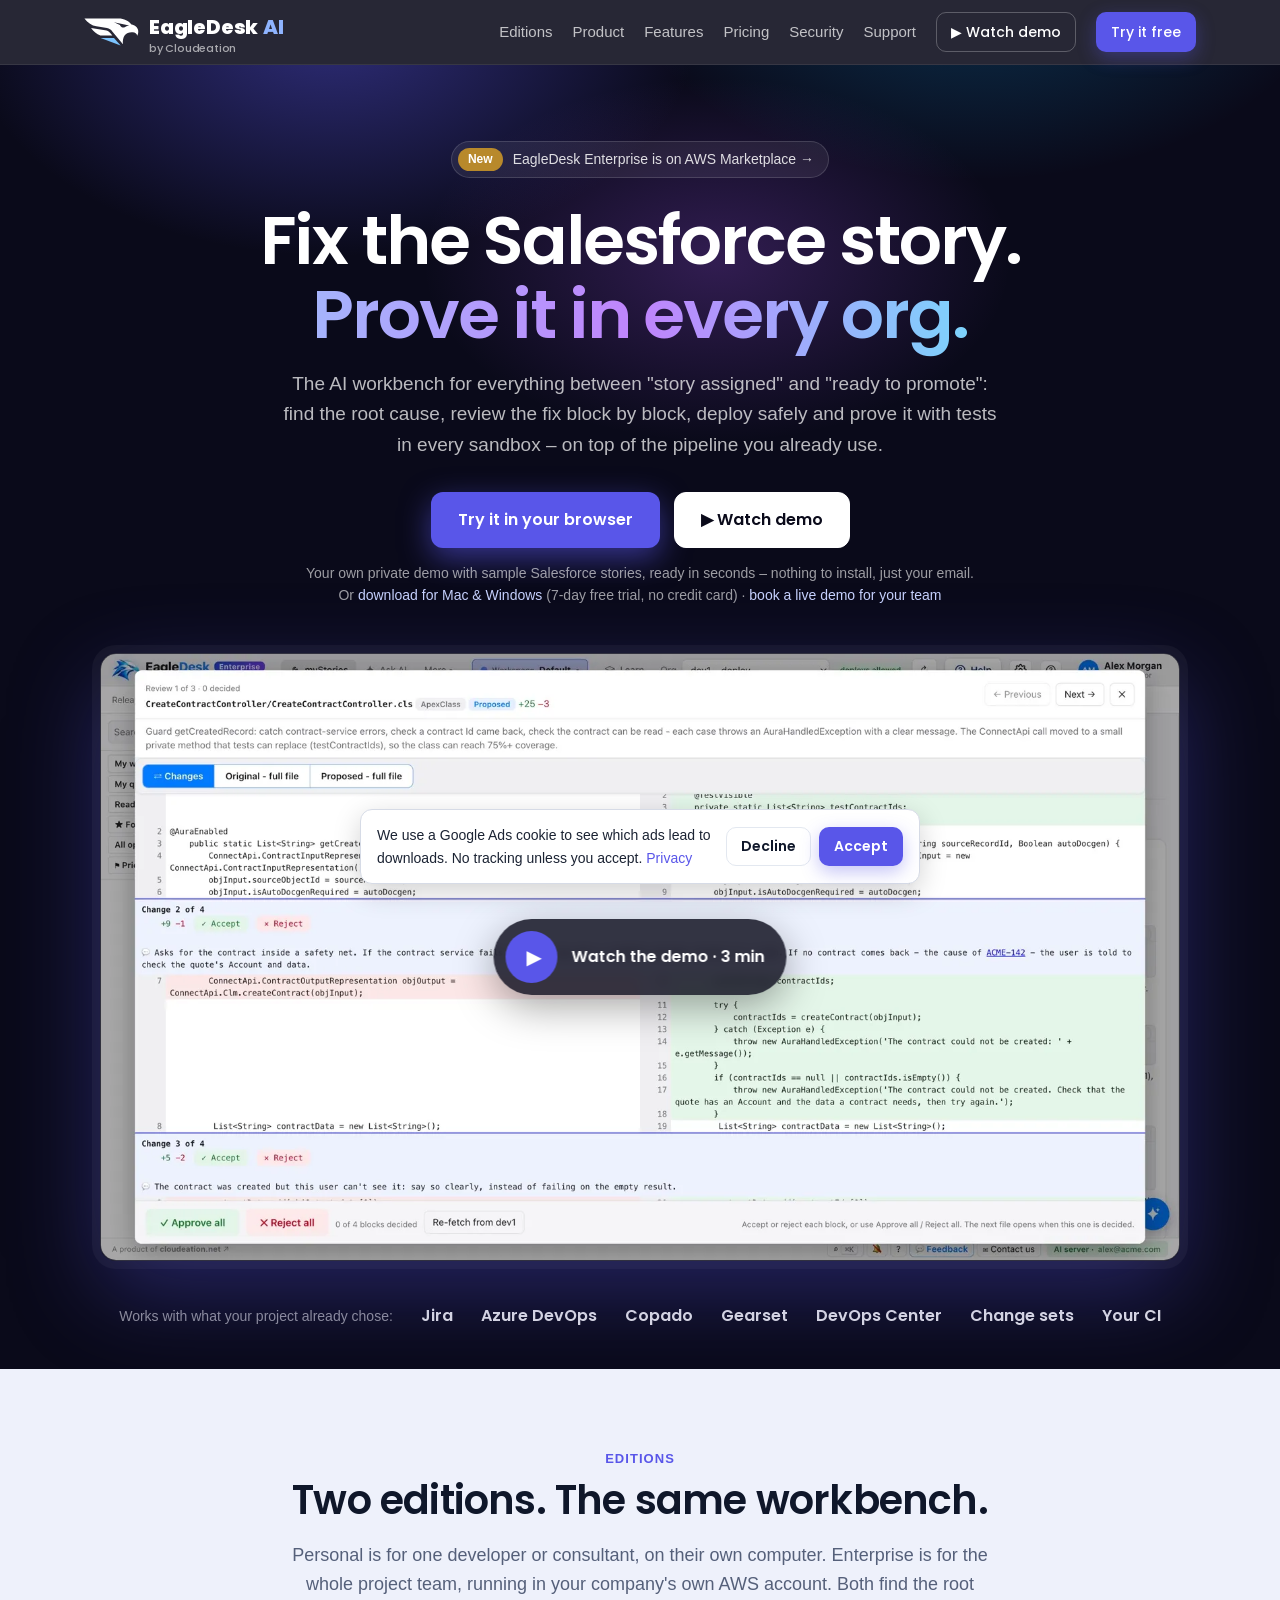
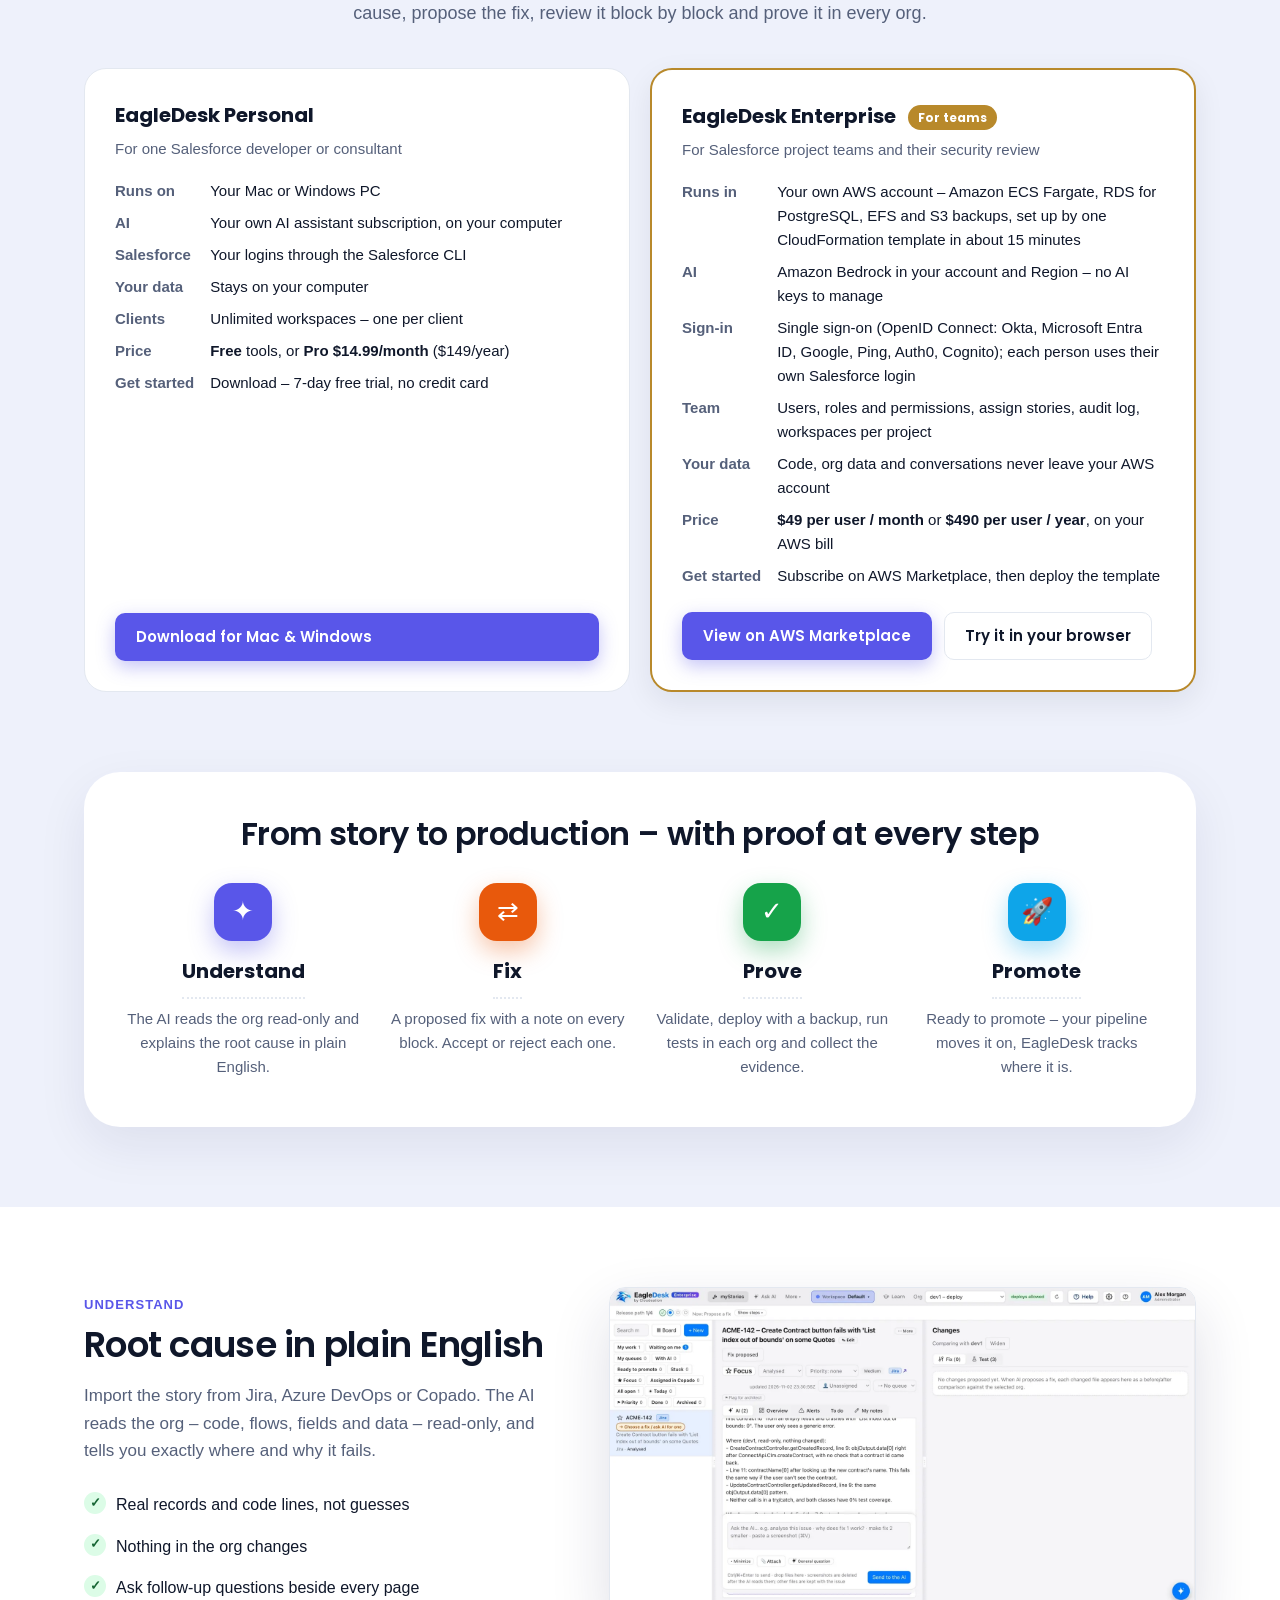
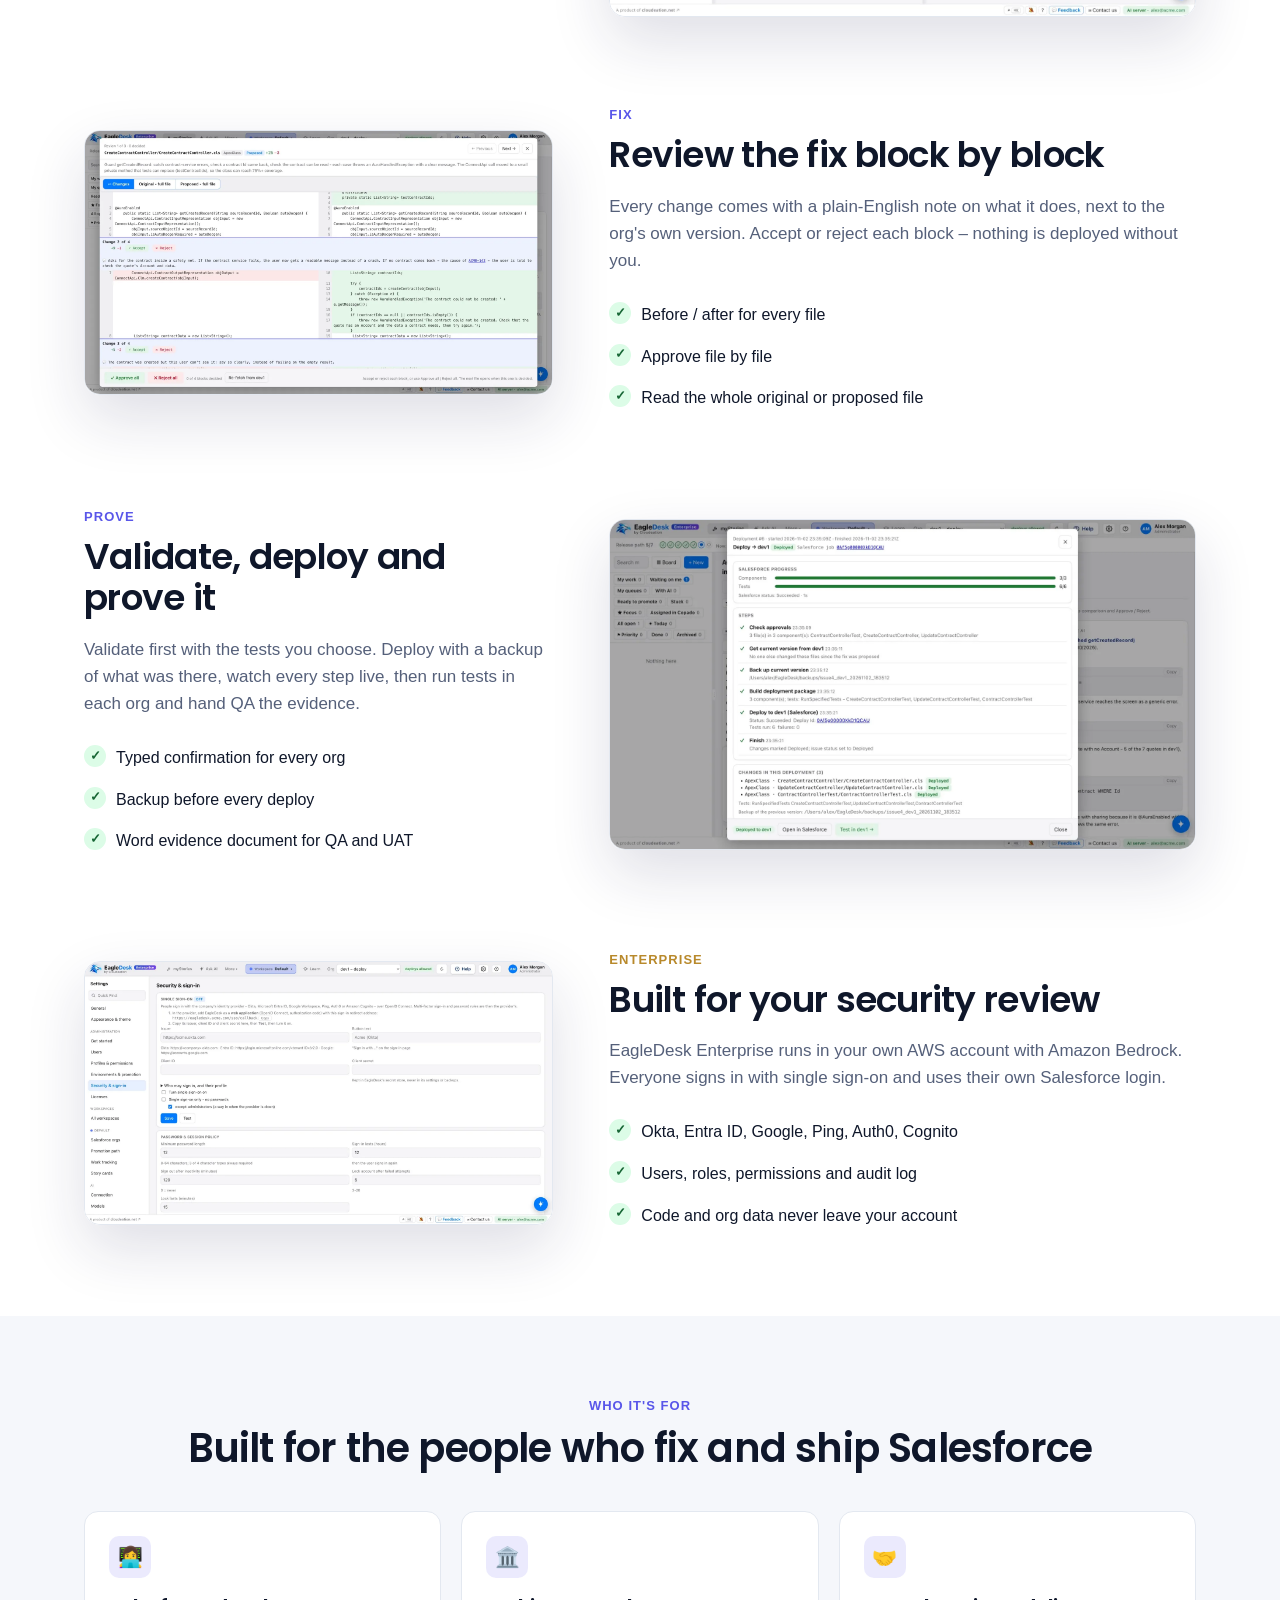
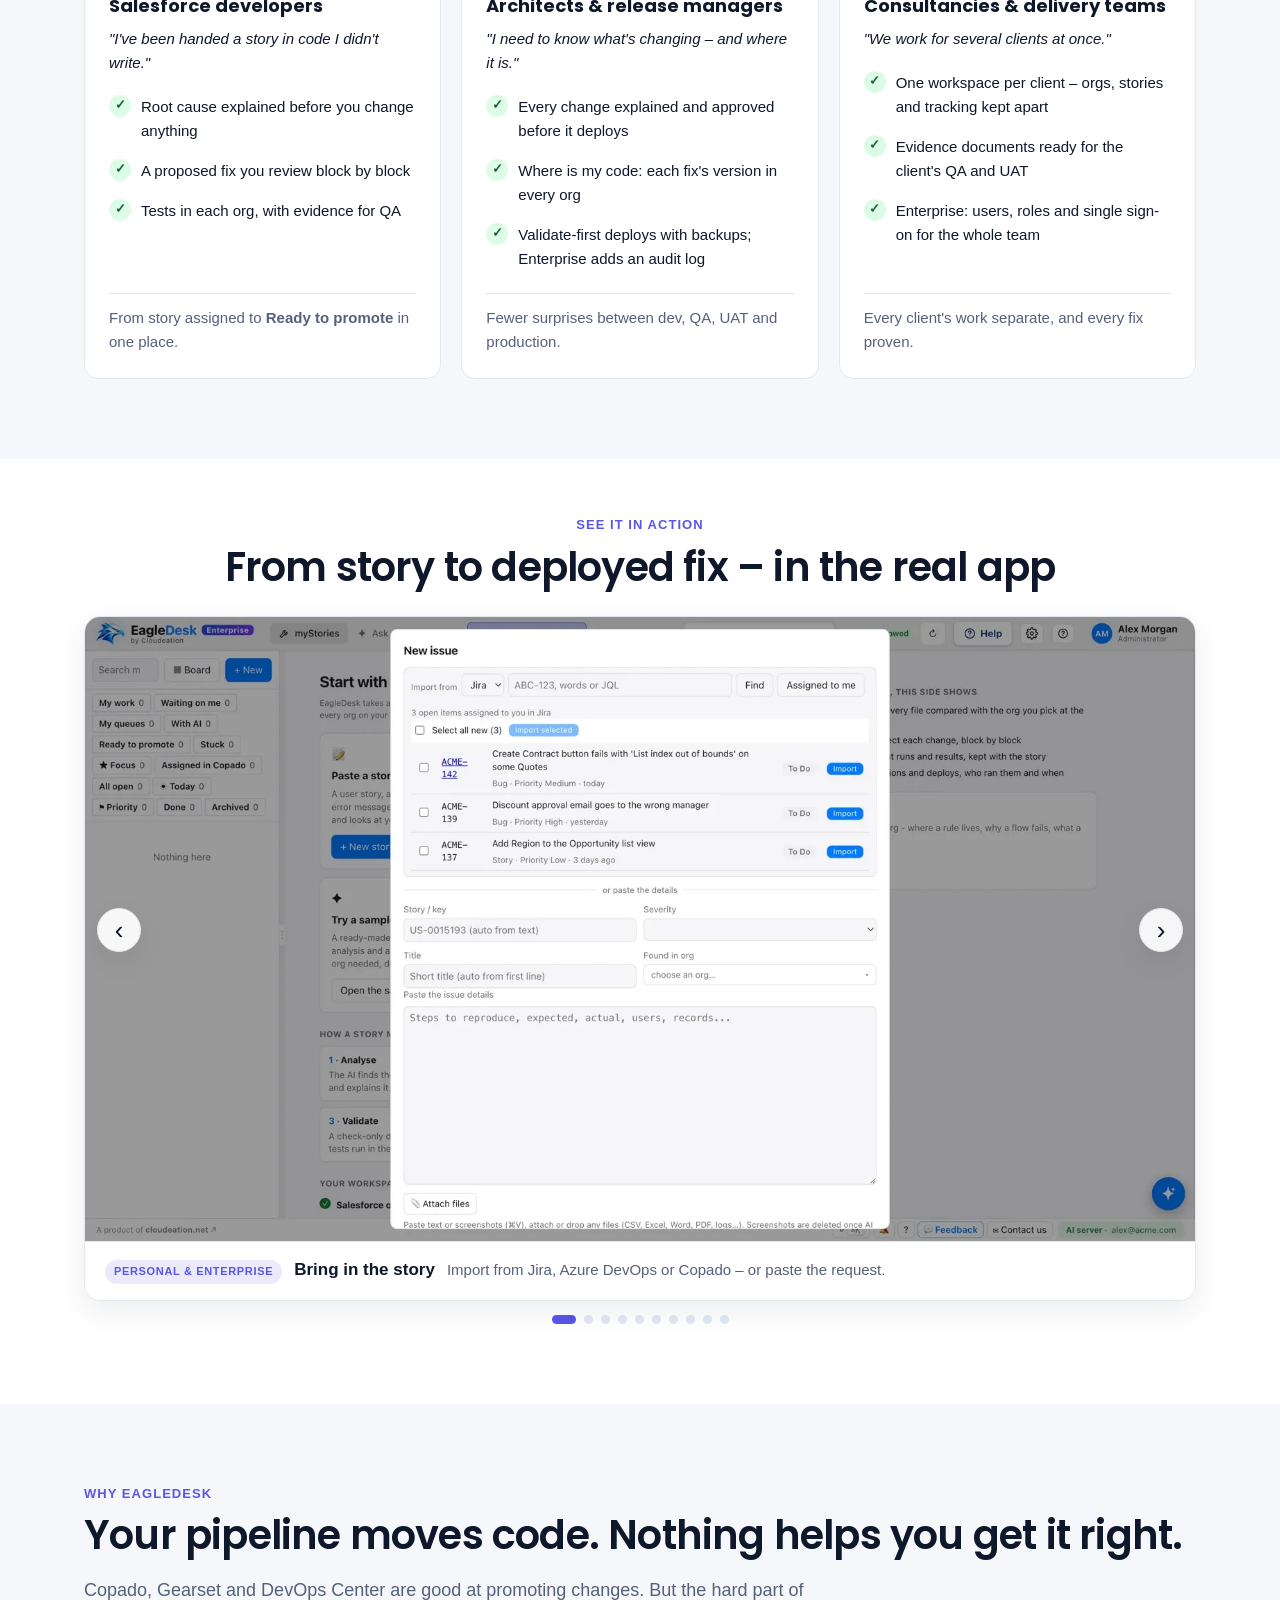
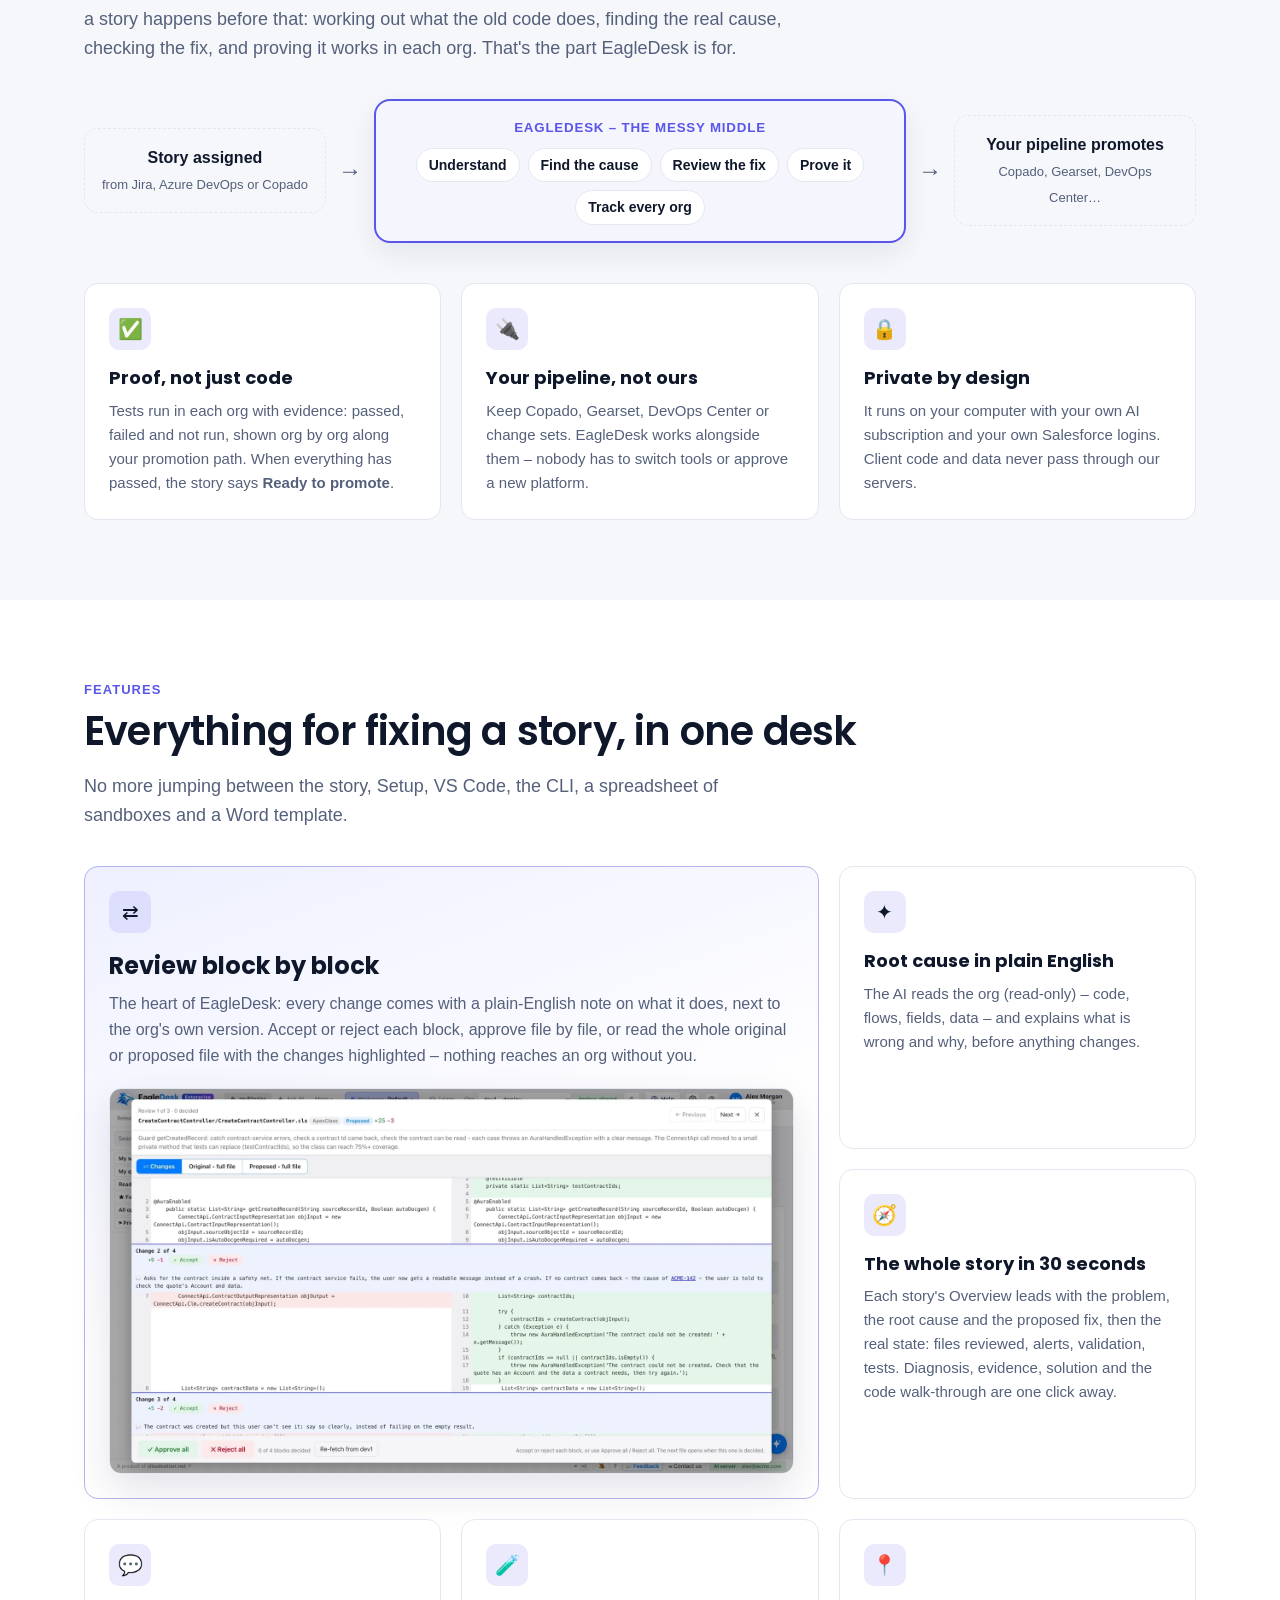
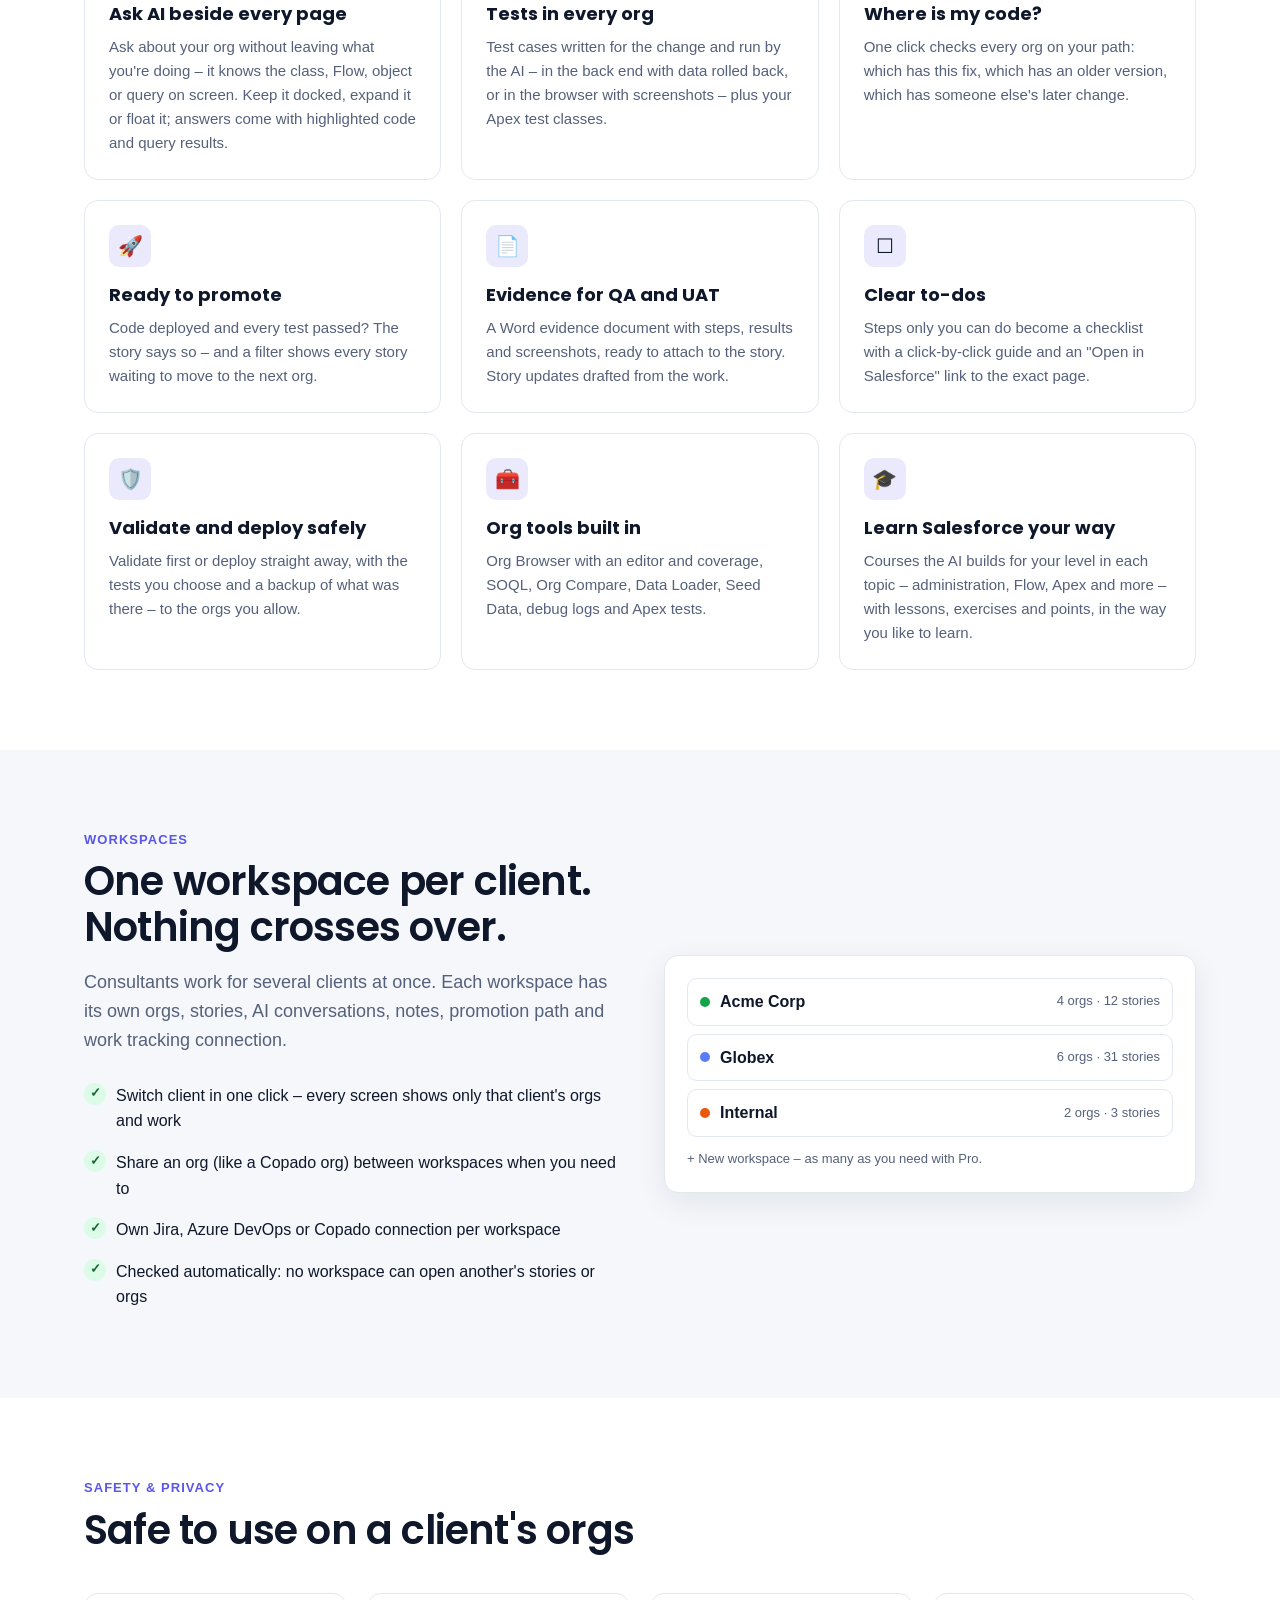
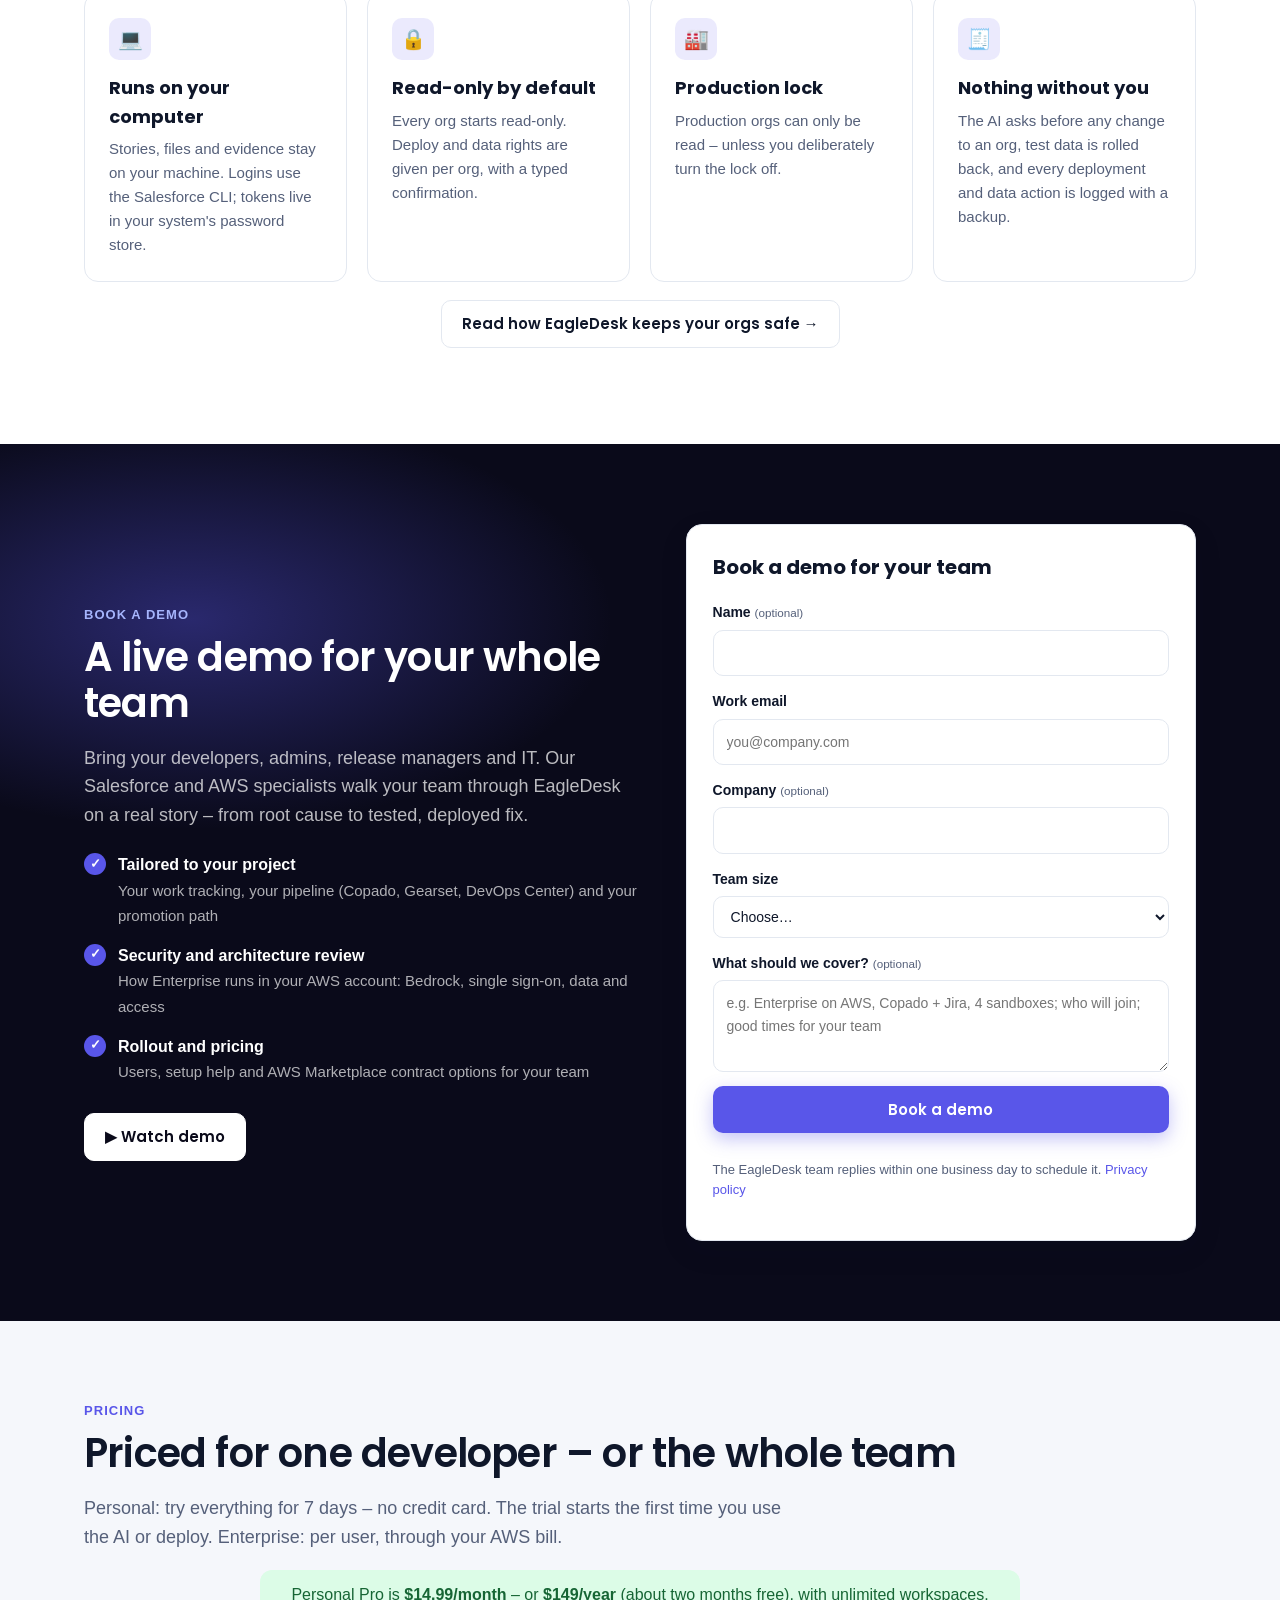
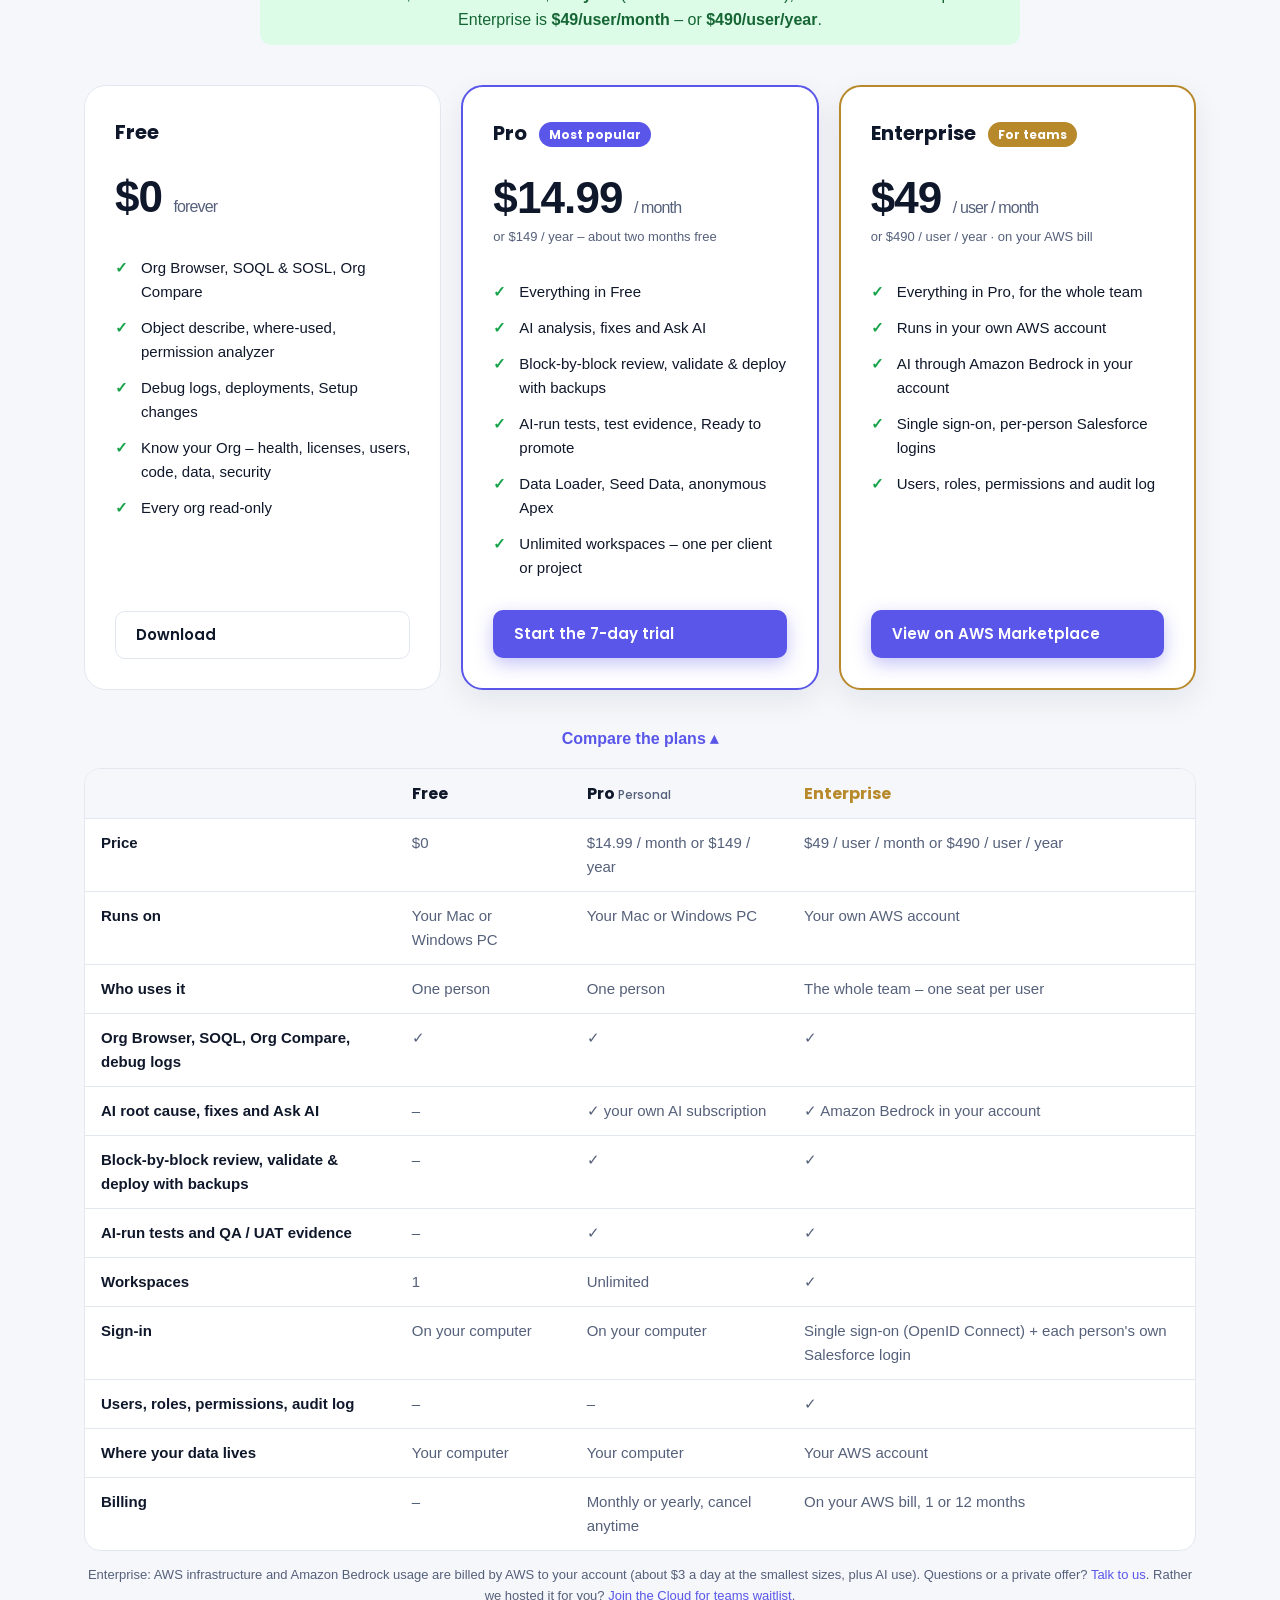
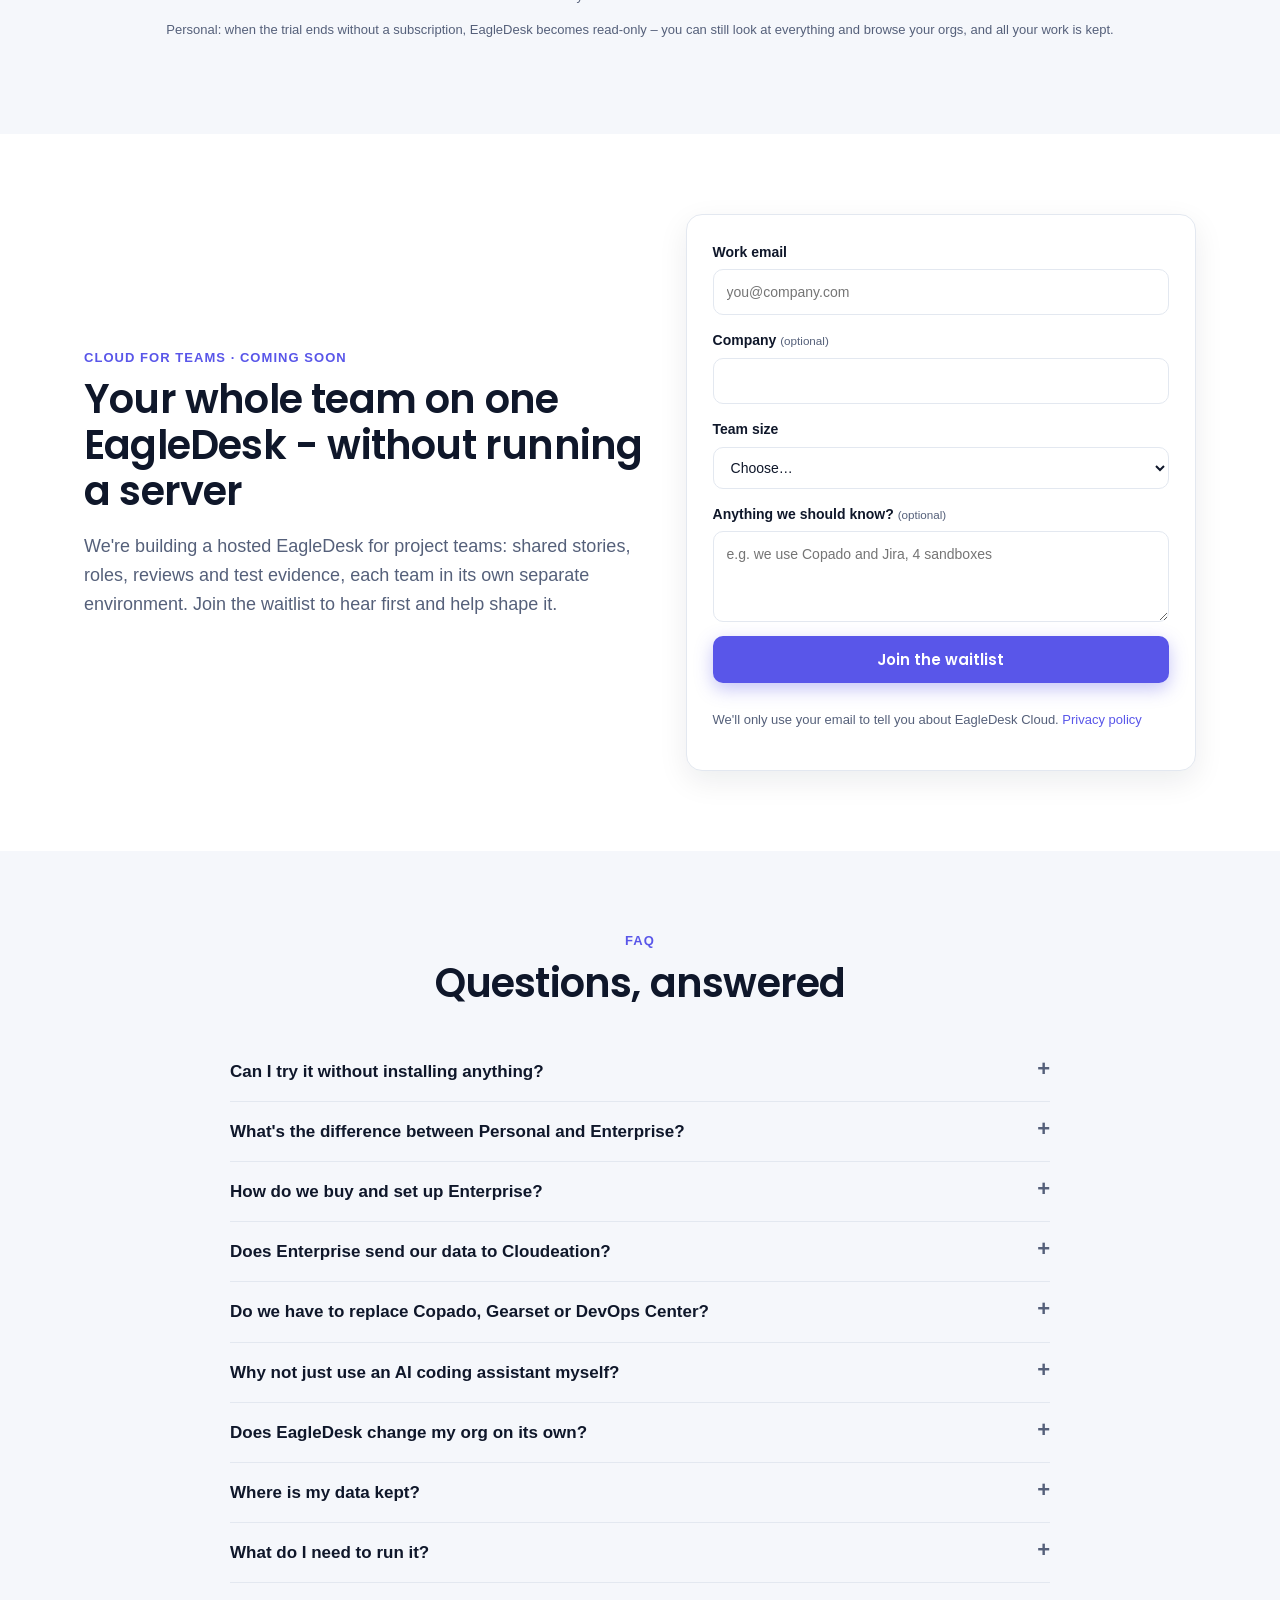
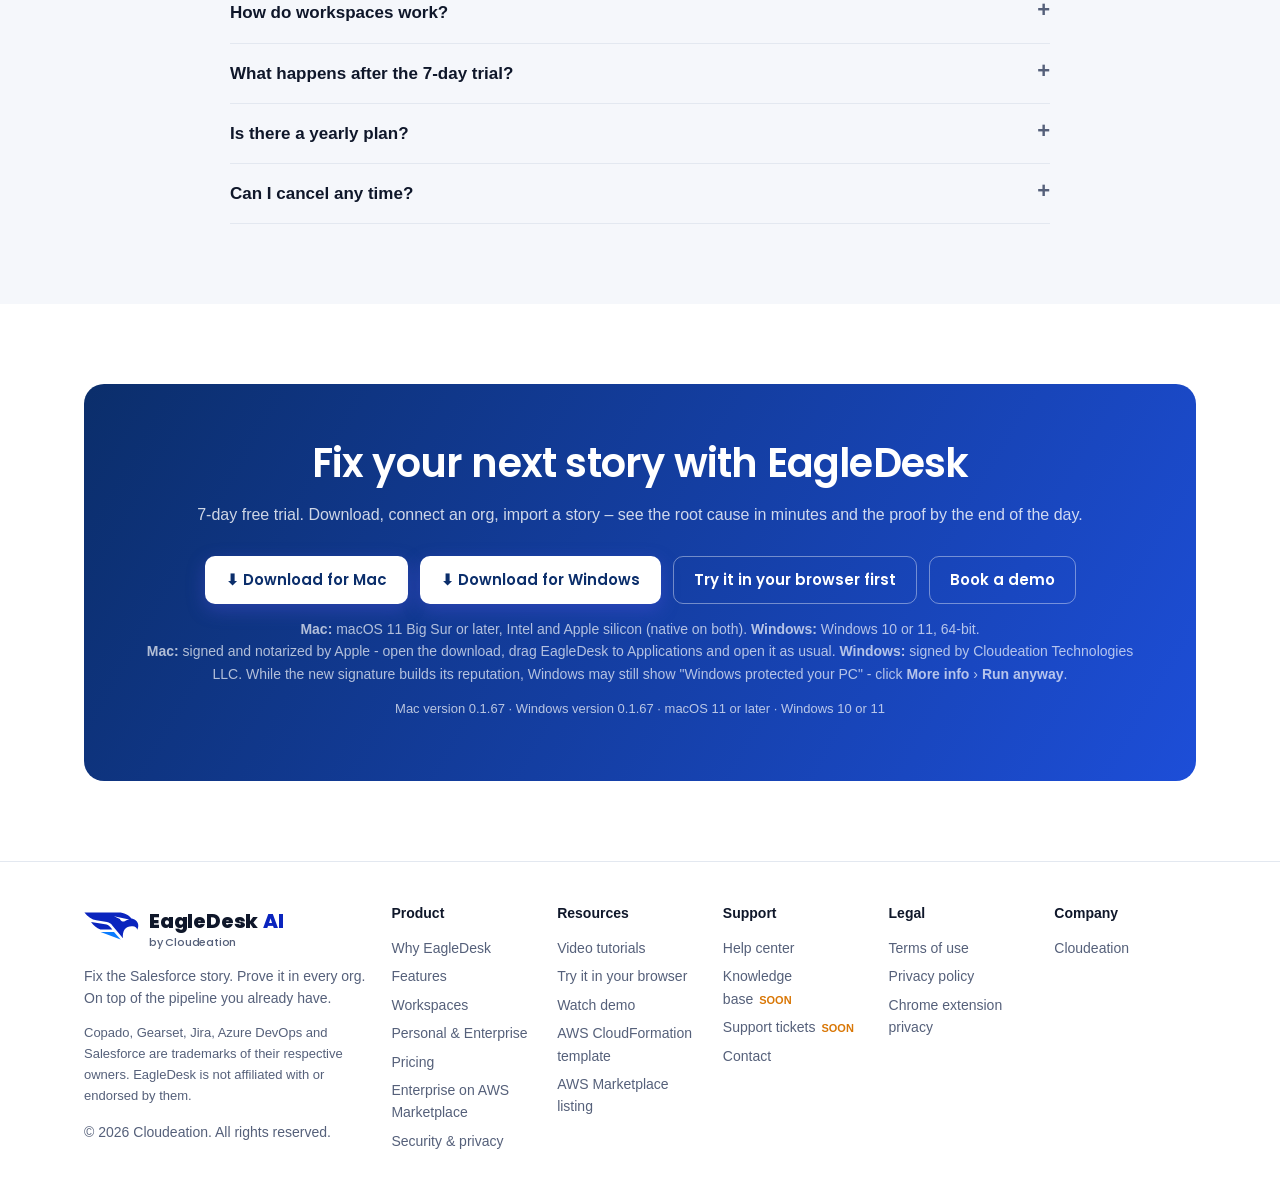
<file: salesforce/free-trial/index.html>
<!doctype html>
<html lang="en">
<head>
<meta charset="utf-8">
<meta name="viewport" content="width=device-width, initial-scale=1">
<title>EagleDesk AI for Salesforce</title>
<meta name="robots" content="noindex">
<link rel="canonical" href="https://eagledeskai.com/">
<meta http-equiv="refresh" content="0; url=/">
<script>location.replace("/" + location.search + location.hash);</script>
</head>
<body>
<p>Taking you to <a href="/">eagledeskai.com</a>…</p>
</body>
</html>
</file>
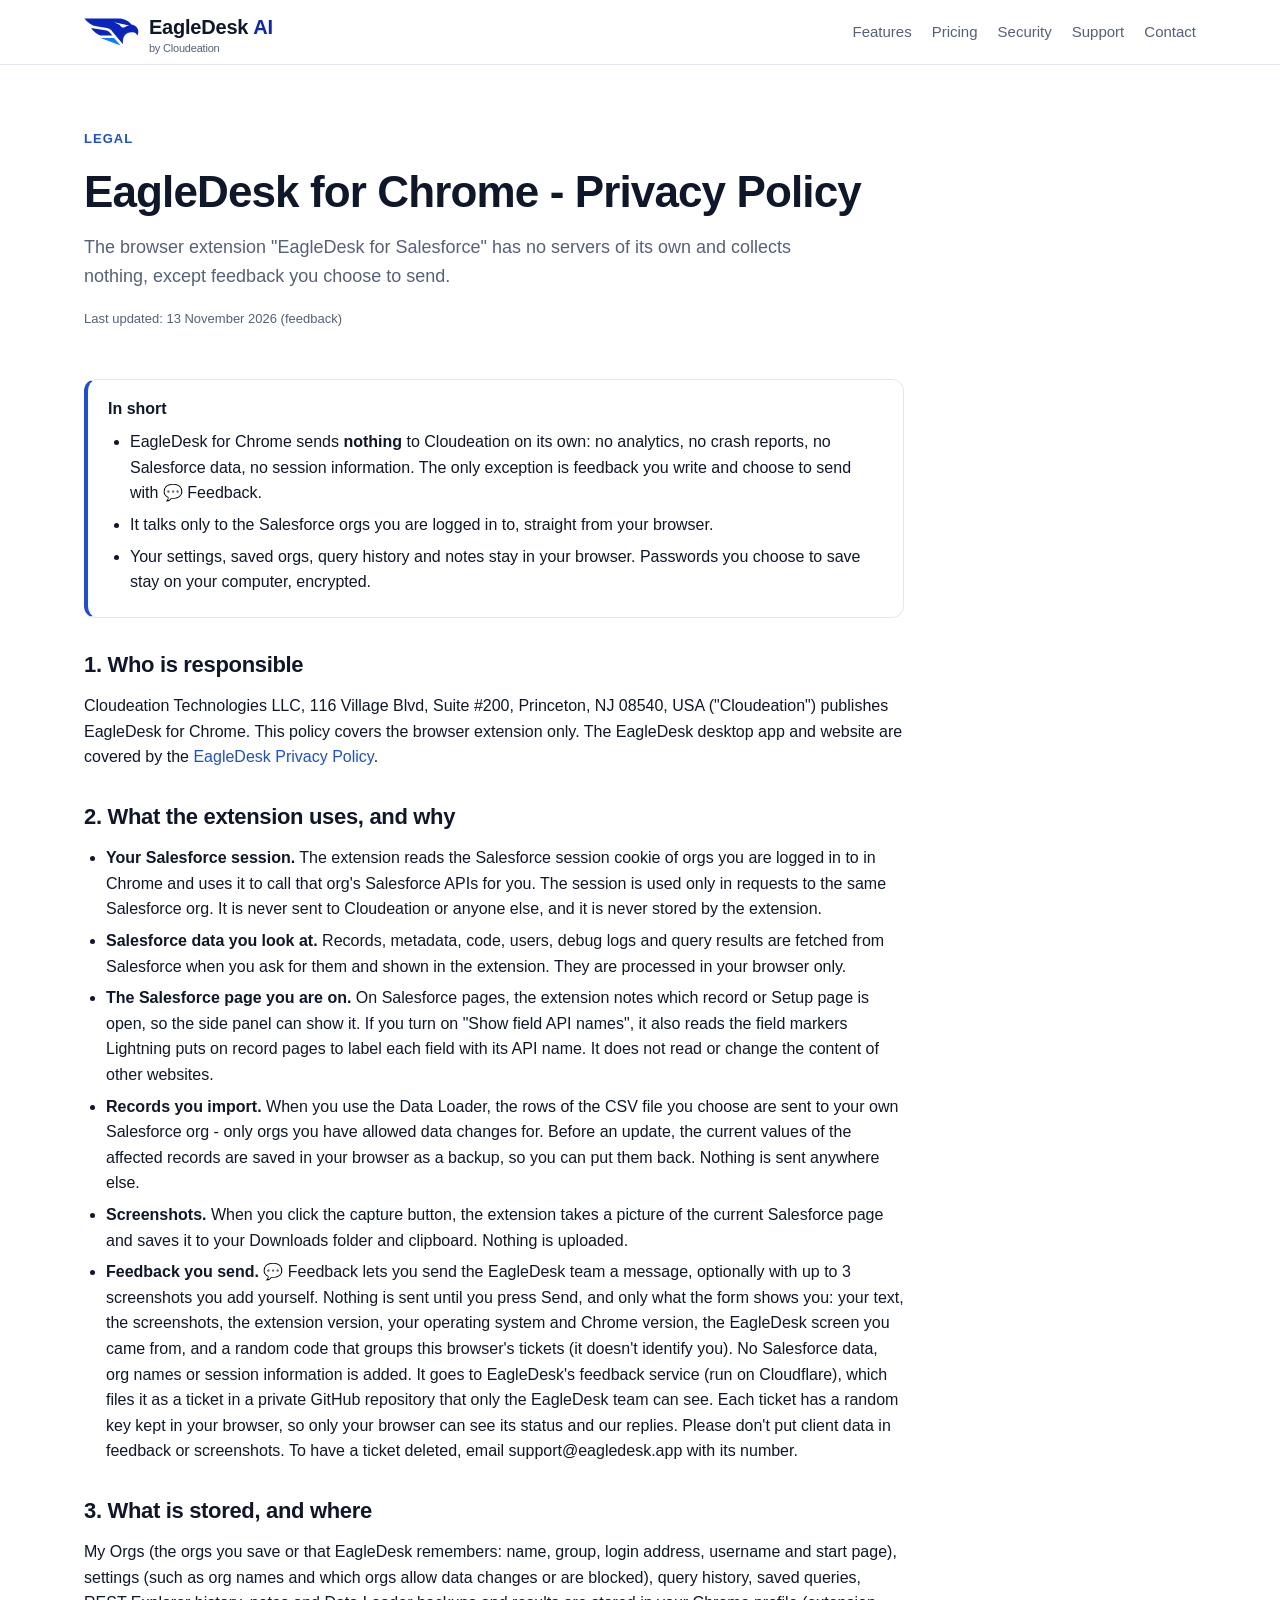
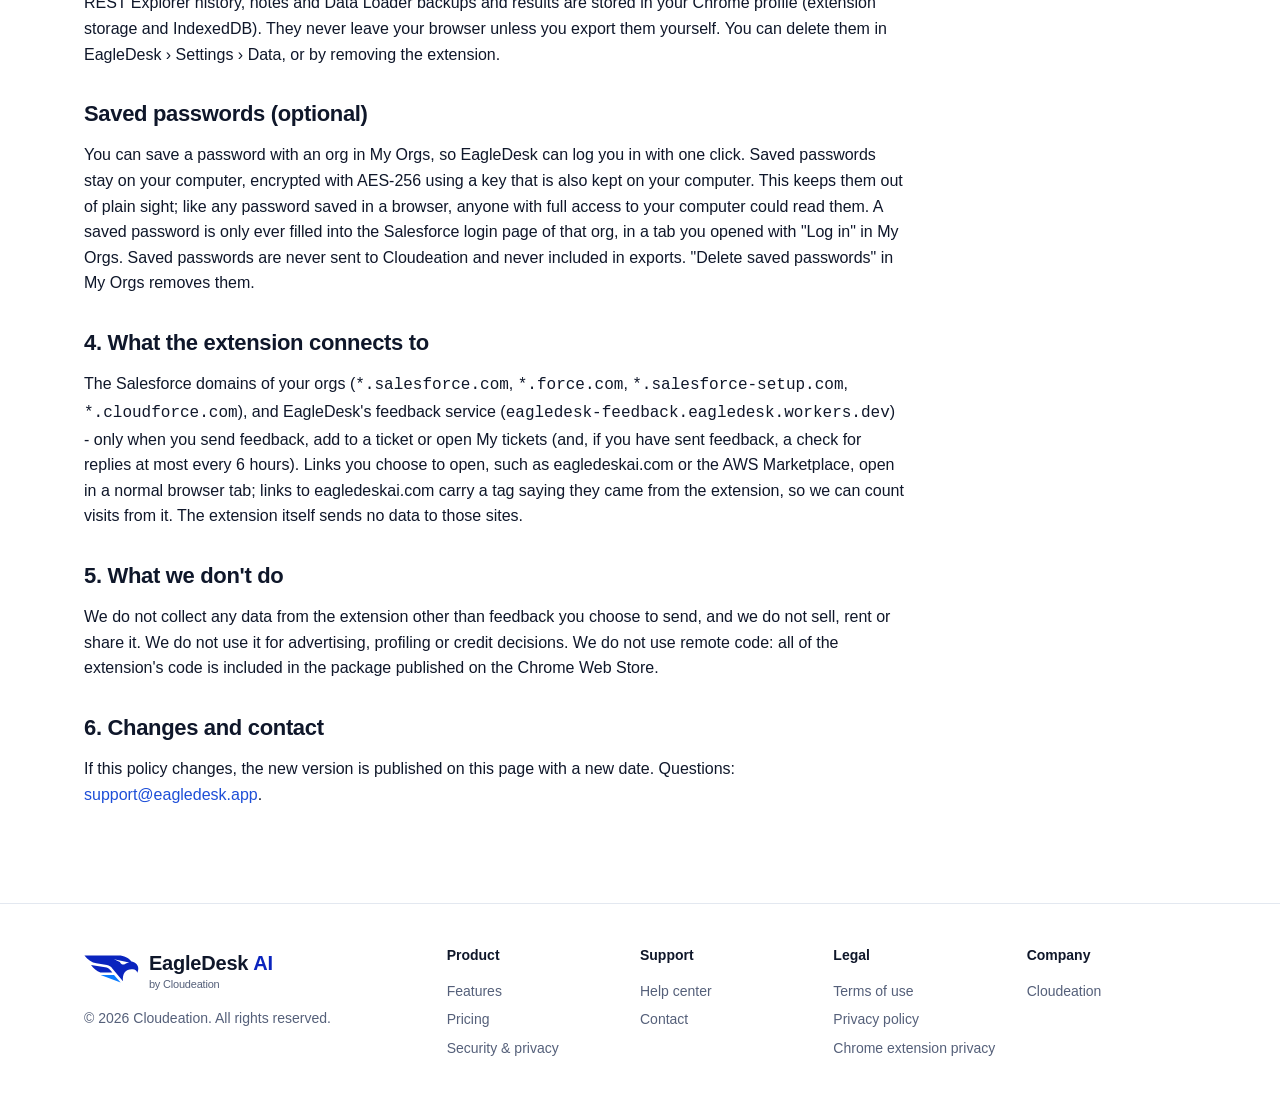
<file: chrome-privacy.html>
<!doctype html>
<html lang="en">
<head>
<meta charset="utf-8">
<meta name="viewport" content="width=device-width, initial-scale=1">
<title>EagleDesk for Chrome Privacy</title>
<link rel="canonical" href="https://eagledeskai.com/chrome-privacy.html">
<meta name="description" content="EagleDesk for Chrome has no servers of its own and collects nothing except feedback you choose to send: what it reads, where it keeps it, and what it connects to.">
<link rel="icon" href="assets/eagledesk.png">
<link rel="stylesheet" href="style.css?v=20261114b">
</head>
<body>

<header class="nav"><div class="wrap">
  <a class="logo" href="./"><svg xmlns="http://www.w3.org/2000/svg" viewBox="146 236 516 263" class="logo-eagle" role="img" aria-label="EagleDesk"><g><path fill="var(--eagle-deep, #0A24BE)" fill-rule="evenodd" d="M150,240 L472,240 C522,240 566,262 592,298 C624,302 650,324 655,354 C658,374 653,390 647,402 C641,386 626,373 604,371 C574,368 545,378 529,398 C514,418 508,450 512,482 L412,362 C398,344 384,334 362,330 L262,314 C220,306 182,282 150,240 Z M428,276 L570,306 C556,307 546,311 540,317 C531,327 513,328 501,322 C492,317 487,309 483,302 Z"/><path fill="var(--eagle-deep, #0A24BE)" d="M212,330 L344,350 C364,353 378,360 390,374 L413,400 L300,400 C264,388 236,362 212,330 Z"/><path fill="var(--eagle-light, #0A7CFF)" d="M302,425 L428,425 L490,495 Z"/></g></svg><span>Eagle<b>Desk</b><i class="logo-ai">AI</i><small>by Cloudeation</small></span></a>
  <nav><a href="./#features">Features</a><a href="./#pricing">Pricing</a><a href="security.html">Security</a><a href="support.html">Support</a><a href="support.html#contact">Contact</a></nav>
</div></header>

<section class="page-hero"><div class="wrap">
  <div class="kicker">Legal</div>
  <h1 style="font-size:clamp(30px,4vw,44px)">EagleDesk for Chrome - Privacy Policy</h1>
  <p class="sub">The browser extension "EagleDesk for Salesforce" has no servers of its own and collects nothing, except feedback you choose to send.</p>
  <p class="fine">Last updated: 13 November 2026 (feedback)</p>
</div></section>

<section style="padding-top:12px"><div class="wrap legal">

<div class="summary"><b>In short</b>
  <ul>
    <li>EagleDesk for Chrome sends <b>nothing</b> to Cloudeation on its own: no analytics, no crash reports, no Salesforce data, no session information. The only exception is feedback you write and choose to send with 💬 Feedback.</li>
    <li>It talks only to the Salesforce orgs you are logged in to, straight from your browser.</li>
    <li>Your settings, saved orgs, query history and notes stay in your browser. Passwords you choose to save stay on your computer, encrypted.</li>
  </ul>
</div>

<h2>1. Who is responsible</h2>
<p>Cloudeation Technologies LLC, 116 Village Blvd, Suite #200, Princeton, NJ 08540, USA ("Cloudeation") publishes EagleDesk for Chrome. This policy covers the browser extension only. The EagleDesk desktop app and website are covered by the <a href="privacy.html">EagleDesk Privacy Policy</a>.</p>

<h2>2. What the extension uses, and why</h2>
<ul>
  <li><b>Your Salesforce session.</b> The extension reads the Salesforce session cookie of orgs you are logged in to in Chrome and uses it to call that org's Salesforce APIs for you. The session is used only in requests to the same Salesforce org. It is never sent to Cloudeation or anyone else, and it is never stored by the extension.</li>
  <li><b>Salesforce data you look at.</b> Records, metadata, code, users, debug logs and query results are fetched from Salesforce when you ask for them and shown in the extension. They are processed in your browser only.</li>
  <li><b>The Salesforce page you are on.</b> On Salesforce pages, the extension notes which record or Setup page is open, so the side panel can show it. If you turn on "Show field API names", it also reads the field markers Lightning puts on record pages to label each field with its API name. It does not read or change the content of other websites.</li>
  <li><b>Records you import.</b> When you use the Data Loader, the rows of the CSV file you choose are sent to your own Salesforce org - only orgs you have allowed data changes for. Before an update, the current values of the affected records are saved in your browser as a backup, so you can put them back. Nothing is sent anywhere else.</li>
  <li><b>Screenshots.</b> When you click the capture button, the extension takes a picture of the current Salesforce page and saves it to your Downloads folder and clipboard. Nothing is uploaded.</li>
  <li><b>Feedback you send.</b> 💬 Feedback lets you send the EagleDesk team a message, optionally with up to 3 screenshots you add yourself. Nothing is sent until you press Send, and only what the form shows you: your text, the screenshots, the extension version, your operating system and Chrome version, the EagleDesk screen you came from, and a random code that groups this browser's tickets (it doesn't identify you). No Salesforce data, org names or session information is added. It goes to EagleDesk's feedback service (run on Cloudflare), which files it as a ticket in a private GitHub repository that only the EagleDesk team can see. Each ticket has a random key kept in your browser, so only your browser can see its status and our replies. Please don't put client data in feedback or screenshots. To have a ticket deleted, email support@eagledesk.app with its number.</li>
</ul>

<h2>3. What is stored, and where</h2>
<p>My Orgs (the orgs you save or that EagleDesk remembers: name, group, login address, username and start page), settings (such as org names and which orgs allow data changes or are blocked), query history, saved queries, REST Explorer history, notes and Data Loader backups and results are stored in your Chrome profile (extension storage and IndexedDB). They never leave your browser unless you export them yourself. You can delete them in EagleDesk › Settings › Data, or by removing the extension.</p>

<h2>Saved passwords (optional)</h2>
<p>You can save a password with an org in My Orgs, so EagleDesk can log you in with one click. Saved passwords stay on your computer, encrypted with AES-256 using a key that is also kept on your computer. This keeps them out of plain sight; like any password saved in a browser, anyone with full access to your computer could read them. A saved password is only ever filled into the Salesforce login page of that org, in a tab you opened with "Log in" in My Orgs. Saved passwords are never sent to Cloudeation and never included in exports. "Delete saved passwords" in My Orgs removes them.</p>

<h2>4. What the extension connects to</h2>
<p>The Salesforce domains of your orgs (<code>*.salesforce.com</code>, <code>*.force.com</code>, <code>*.salesforce-setup.com</code>, <code>*.cloudforce.com</code>), and EagleDesk's feedback service (<code>eagledesk-feedback.eagledesk.workers.dev</code>) - only when you send feedback, add to a ticket or open My tickets (and, if you have sent feedback, a check for replies at most every 6 hours). Links you choose to open, such as eagledeskai.com or the AWS Marketplace, open in a normal browser tab; links to eagledeskai.com carry a tag saying they came from the extension, so we can count visits from it. The extension itself sends no data to those sites.</p>

<h2>5. What we don't do</h2>
<p>We do not collect any data from the extension other than feedback you choose to send, and we do not sell, rent or share it. We do not use it for advertising, profiling or credit decisions. We do not use remote code: all of the extension's code is included in the package published on the Chrome Web Store.</p>

<h2>6. Changes and contact</h2>
<p>If this policy changes, the new version is published on this page with a new date. Questions: <a href="mailto:support@eagledesk.app?subject=EagleDesk%20for%20Chrome%20privacy">support@eagledesk.app</a>.</p>

</div></section>

<footer><div class="wrap">
  <div><a class="logo" href="./"><svg xmlns="http://www.w3.org/2000/svg" viewBox="146 236 516 263" class="logo-eagle" role="img" aria-label="EagleDesk"><g><path fill="var(--eagle-deep, #0A24BE)" fill-rule="evenodd" d="M150,240 L472,240 C522,240 566,262 592,298 C624,302 650,324 655,354 C658,374 653,390 647,402 C641,386 626,373 604,371 C574,368 545,378 529,398 C514,418 508,450 512,482 L412,362 C398,344 384,334 362,330 L262,314 C220,306 182,282 150,240 Z M428,276 L570,306 C556,307 546,311 540,317 C531,327 513,328 501,322 C492,317 487,309 483,302 Z"/><path fill="var(--eagle-deep, #0A24BE)" d="M212,330 L344,350 C364,353 378,360 390,374 L413,400 L300,400 C264,388 236,362 212,330 Z"/><path fill="var(--eagle-light, #0A7CFF)" d="M302,425 L428,425 L490,495 Z"/></g></svg><span>Eagle<b>Desk</b><i class="logo-ai">AI</i><small>by Cloudeation</small></span></a>
    <p>© <span id="yr">2026</span> Cloudeation. All rights reserved.</p></div>
  <div><h4>Product</h4><a href="./#features">Features</a><a href="./#pricing">Pricing</a><a href="security.html">Security &amp; privacy</a></div>
  <div><h4>Support</h4><a href="support.html">Help center</a><a href="support.html#contact">Contact</a></div>
  <div><h4>Legal</h4><a href="terms.html">Terms of use</a><a href="privacy.html">Privacy policy</a><a href="chrome-privacy.html">Chrome extension privacy</a></div>
  <div><h4>Company</h4><a href="https://cloudeation.net">Cloudeation</a></div>
</div></footer>
<script>document.getElementById("yr").textContent = new Date().getFullYear();</script>
</body>
</html>
</file>
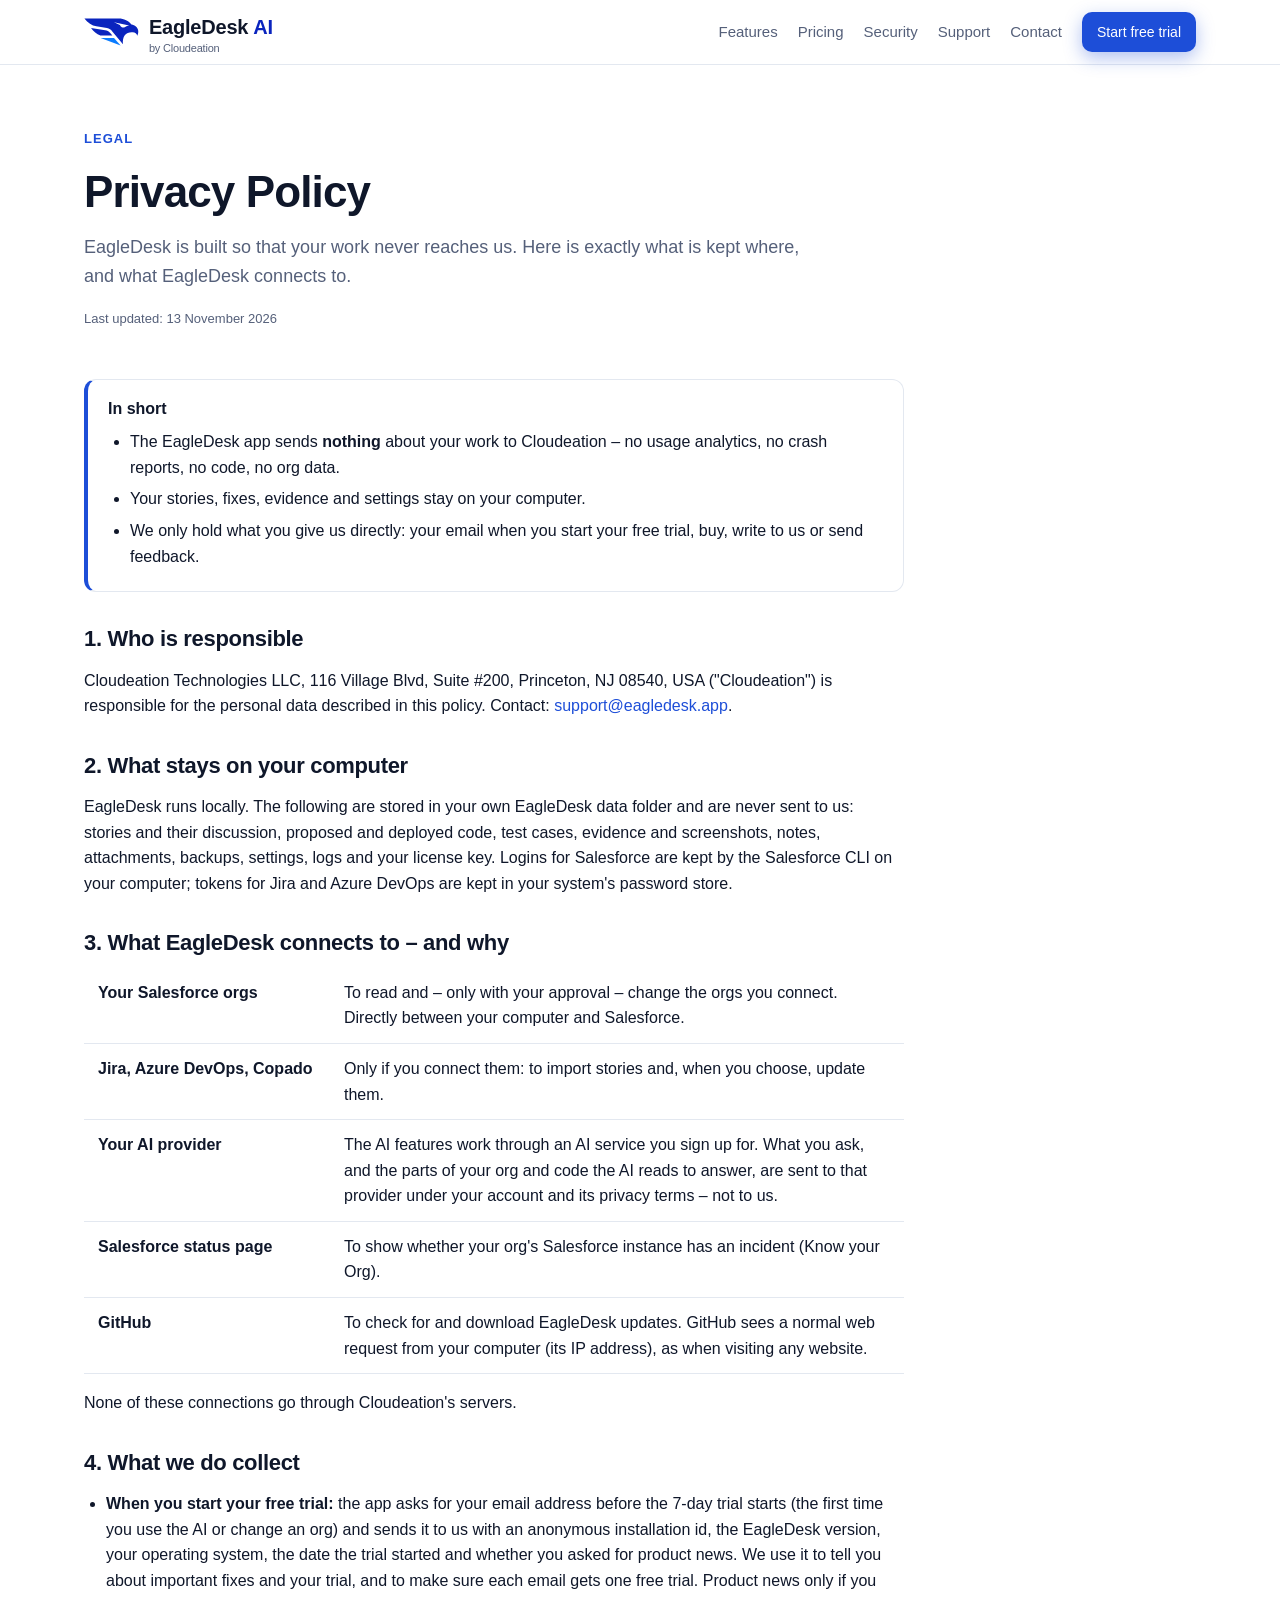
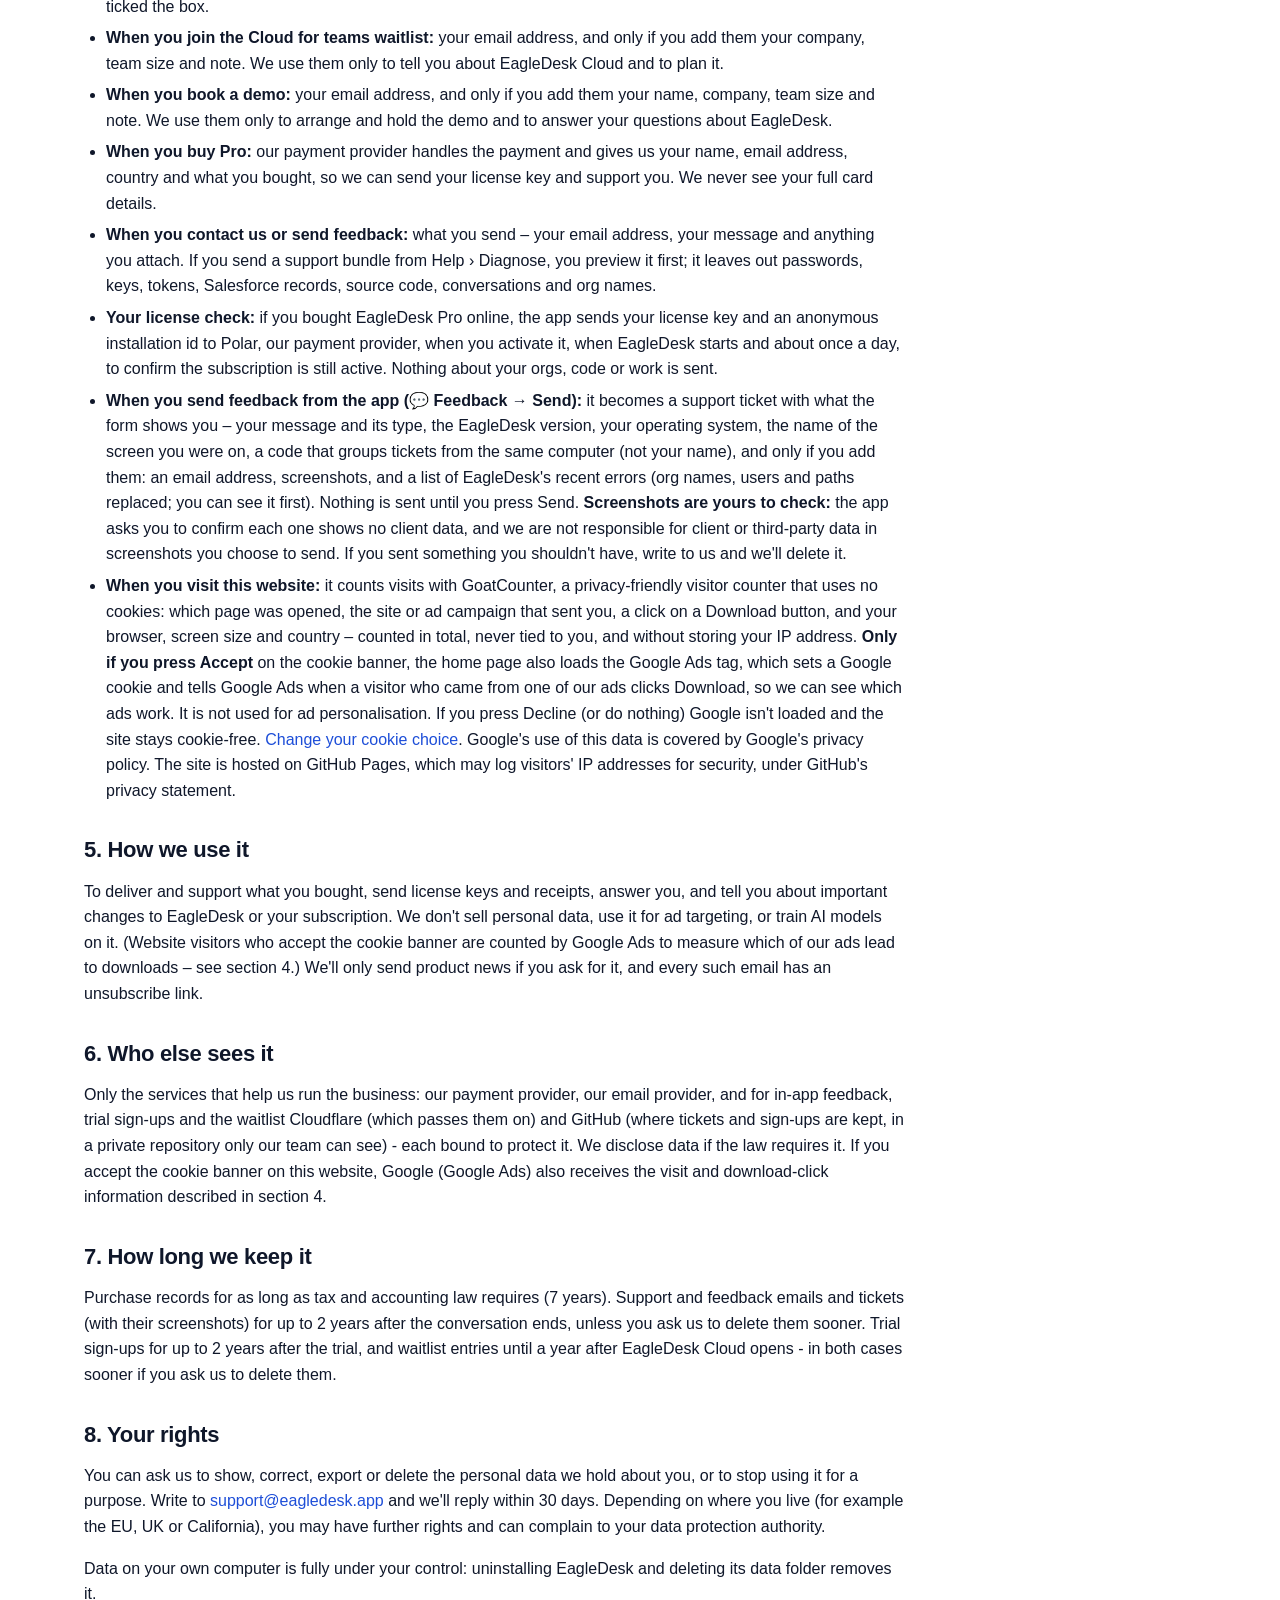
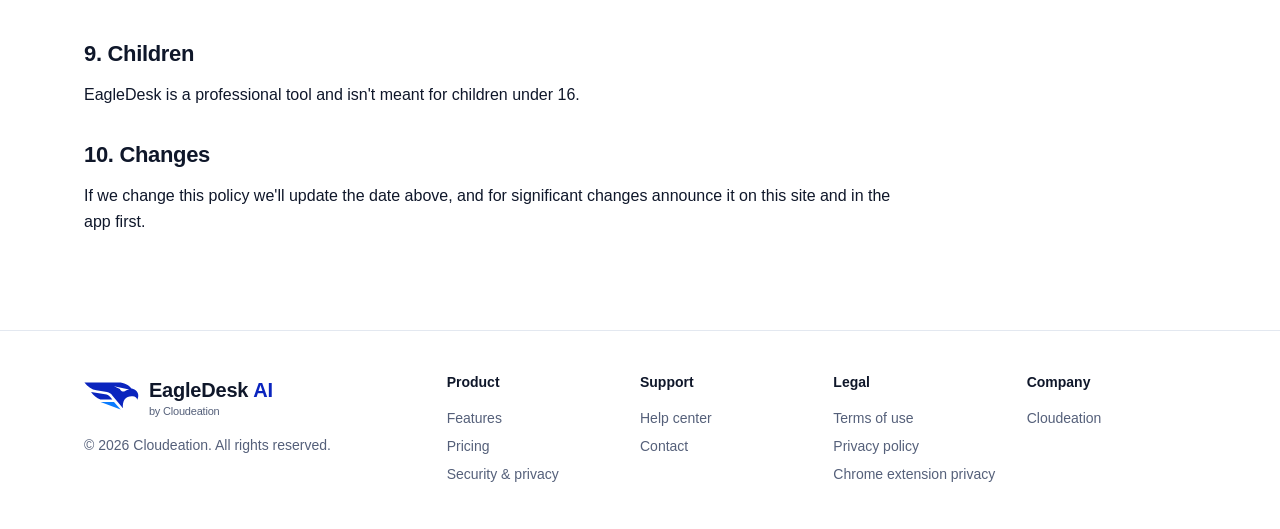
<file: privacy.html>
<!doctype html>
<html lang="en">
<head>
<meta charset="utf-8">
<meta name="viewport" content="width=device-width, initial-scale=1">
<title>EagleDesk Privacy</title>
<link rel="canonical" href="https://eagledeskai.com/privacy.html">
<meta name="description" content="What EagleDesk by Cloudeation collects (almost nothing), what stays on your computer, and what it connects to.">
<link rel="icon" href="assets/eagledesk.png">
<link rel="stylesheet" href="style.css?v=20261114b">
<!-- Visitor stats: GoatCounter (no cookies, no personal data) - pages, referrers, ad campaigns (utm_*), download clicks -->
<script src="source.js?v=20261110"></script>
<script data-goatcounter="https://eagledesk.goatcounter.com/count" async src="//gc.zgo.at/count.js"></script>
</head>
<body>

<header class="nav"><div class="wrap">
  <a class="logo" href="./"><svg xmlns="http://www.w3.org/2000/svg" viewBox="146 236 516 263" class="logo-eagle" role="img" aria-label="EagleDesk"><g><path fill="var(--eagle-deep, #0A24BE)" fill-rule="evenodd" d="M150,240 L472,240 C522,240 566,262 592,298 C624,302 650,324 655,354 C658,374 653,390 647,402 C641,386 626,373 604,371 C574,368 545,378 529,398 C514,418 508,450 512,482 L412,362 C398,344 384,334 362,330 L262,314 C220,306 182,282 150,240 Z M428,276 L570,306 C556,307 546,311 540,317 C531,327 513,328 501,322 C492,317 487,309 483,302 Z"/><path fill="var(--eagle-deep, #0A24BE)" d="M212,330 L344,350 C364,353 378,360 390,374 L413,400 L300,400 C264,388 236,362 212,330 Z"/><path fill="var(--eagle-light, #0A7CFF)" d="M302,425 L428,425 L490,495 Z"/></g></svg><span>Eagle<b>Desk</b><i class="logo-ai">AI</i><small>by Cloudeation</small></span></a>
  <nav><a href="./#features">Features</a><a href="./#pricing">Pricing</a><a href="security.html">Security</a><a href="support.html">Support</a><a href="support.html#contact">Contact</a>
    <a class="btn primary small" href="./#download">Start free trial</a></nav>
</div></header>

<section class="page-hero"><div class="wrap">
  <div class="kicker">Legal</div>
  <h1 style="font-size:clamp(30px,4vw,44px)">Privacy Policy</h1>
  <p class="sub">EagleDesk is built so that your work never reaches us. Here is exactly what is kept where, and what EagleDesk connects to.</p>
  <p class="fine">Last updated: 13 November 2026</p>
</div></section>

<section style="padding-top:12px"><div class="wrap legal">

<div class="summary"><b>In short</b>
  <ul>
    <li>The EagleDesk app sends <b>nothing</b> about your work to Cloudeation – no usage analytics, no crash reports, no code, no org data.</li>
    <li>Your stories, fixes, evidence and settings stay on your computer.</li>
    <li>We only hold what you give us directly: your email when you start your free trial, buy, write to us or send feedback.</li>
  </ul>
</div>

<h2>1. Who is responsible</h2>
<p>Cloudeation Technologies LLC, 116 Village Blvd, Suite #200, Princeton, NJ 08540, USA ("Cloudeation") is responsible for the personal data described in this policy.
  Contact: <a href="mailto:support@eagledesk.app?subject=EagleDesk%20privacy">support@eagledesk.app</a>.</p>

<h2>2. What stays on your computer</h2>
<p>EagleDesk runs locally. The following are stored in your own EagleDesk data folder and are never sent to us:
  stories and their discussion, proposed and deployed code, test cases, evidence and screenshots, notes, attachments, backups,
  settings, logs and your license key. Logins for Salesforce are kept by the Salesforce CLI on your computer; tokens for Jira and
  Azure DevOps are kept in your system's password store.</p>

<h2>3. What EagleDesk connects to – and why</h2>
<table class="sec-table">
  <tr><td><b>Your Salesforce orgs</b></td><td>To read and – only with your approval – change the orgs you connect. Directly between your computer and Salesforce.</td></tr>
  <tr><td><b>Jira, Azure DevOps, Copado</b></td><td>Only if you connect them: to import stories and, when you choose, update them.</td></tr>
  <tr><td><b>Your AI provider</b></td><td>The AI features work through an AI service you sign up for. What you ask, and the parts of your org and code the AI reads to answer, are sent to that provider under your account and its privacy terms – not to us.</td></tr>
  <tr><td><b>Salesforce status page</b></td><td>To show whether your org's Salesforce instance has an incident (Know your Org).</td></tr>
  <tr><td><b>GitHub</b></td><td>To check for and download EagleDesk updates. GitHub sees a normal web request from your computer (its IP address), as when visiting any website.</td></tr>
</table>
<p>None of these connections go through Cloudeation's servers.</p>

<h2>4. What we do collect</h2>
<ul>
  <li><b>When you start your free trial:</b> the app asks for your email address before the 7-day trial starts (the first time you use the
    AI or change an org) and sends it to us with an anonymous installation id, the EagleDesk version, your operating system, the date the
    trial started and whether you asked for product news. We use it to tell you about important fixes and your trial, and to make sure each
    email gets one free trial. Product news only if you ticked the box.</li>
  <li><b>When you join the Cloud for teams waitlist:</b> your email address, and only if you add them your company, team size and note. We
    use them only to tell you about EagleDesk Cloud and to plan it.</li>
  <li><b>When you book a demo:</b> your email address, and only if you add them your name, company, team size and note. We
    use them only to arrange and hold the demo and to answer your questions about EagleDesk.</li>
  <li><b>When you buy Pro:</b> our payment provider handles the payment and gives us your name, email address, country and what you bought, so we can
    send your license key and support you. We never see your full card details.</li>
  <li><b>When you contact us or send feedback:</b> what you send – your email address, your message and anything you attach. If you send a support
    bundle from Help › Diagnose, you preview it first; it leaves out passwords, keys, tokens, Salesforce records, source code, conversations and org names.</li>
  <li><b>Your license check:</b> if you bought EagleDesk Pro online, the app sends your license key and an anonymous installation id
    to Polar, our payment provider, when you activate it, when EagleDesk starts and about once a day, to confirm the subscription is still
    active. Nothing about your orgs, code or work is sent.</li>
  <li><b>When you send feedback from the app (💬 Feedback → Send):</b> it becomes a support ticket with what the form shows you – your message
    and its type, the EagleDesk version, your operating system, the name of the screen you were on, a code that groups tickets from the same
    computer (not your name), and only if you add them: an email address, screenshots, and a list of EagleDesk's recent errors (org names,
    users and paths replaced; you can see it first). Nothing is sent until you press Send. <b>Screenshots are yours to check:</b> the app asks
    you to confirm each one shows no client data, and we are not responsible for client or third-party data in screenshots you choose to
    send. If you sent something you shouldn't have, write to us and we'll delete it.</li>
  <li id="website"><b>When you visit this website:</b> it counts visits with GoatCounter, a privacy-friendly visitor counter that uses no cookies:
    which page was opened, the site or ad campaign that sent you, a click on a Download button, and your browser, screen size and
    country – counted in total, never tied to you, and without storing your IP address. <b>Only if you press Accept</b> on the
    cookie banner, the home page also loads the Google Ads tag, which sets a Google cookie and tells Google Ads when a visitor who came
    from one of our ads clicks Download, so we can see which ads work. It is not used for ad personalisation. If you press Decline (or
    do nothing) Google isn't loaded and the site stays cookie-free. <a href="#" onclick="try{localStorage.removeItem('eagledesk-consent')}catch(e){};location.href='./';return false;">Change your cookie choice</a>.
    Google's use of this data is covered by Google's privacy policy. The site is hosted on GitHub Pages, which may log
    visitors' IP addresses for security, under GitHub's privacy statement.</li>
</ul>

<h2>5. How we use it</h2>
<p>To deliver and support what you bought, send license keys and receipts, answer you, and tell you about important changes to EagleDesk
  or your subscription. We don't sell personal data, use it for ad targeting, or train AI models on it. (Website visitors who accept the cookie banner are counted by Google Ads to measure which of our ads lead to downloads – see section 4.) We'll only send product news if you
  ask for it, and every such email has an unsubscribe link.</p>

<h2>6. Who else sees it</h2>
<p>Only the services that help us run the business: our payment provider, our email provider, and for in-app feedback, trial sign-ups and the waitlist Cloudflare (which
  passes them on) and GitHub (where tickets and sign-ups are kept, in a private repository only our team can see) - each bound to protect it. We disclose data
  if the law requires it. If you accept the cookie banner on this website, Google (Google Ads) also receives the visit and download-click information described in section 4.</p>

<h2>7. How long we keep it</h2>
<p>Purchase records for as long as tax and accounting law requires (7 years). Support and feedback emails and tickets
  (with their screenshots) for up to 2 years after the conversation ends, unless you ask us to delete them sooner. Trial sign-ups for up to
  2 years after the trial, and waitlist entries until a year after EagleDesk Cloud opens - in both cases sooner if you ask us to delete them.</p>

<h2>8. Your rights</h2>
<p>You can ask us to show, correct, export or delete the personal data we hold about you, or to stop using it for a purpose. Write to
  <a href="mailto:support@eagledesk.app?subject=EagleDesk%20privacy%20request">support@eagledesk.app</a> and we'll reply within 30 days.
  Depending on where you live (for example the EU, UK or California), you may have further rights and can complain to your data protection authority.</p>
<p>Data on your own computer is fully under your control: uninstalling EagleDesk and deleting its data folder removes it.</p>

<h2>9. Children</h2>
<p>EagleDesk is a professional tool and isn't meant for children under 16.</p>

<h2>10. Changes</h2>
<p>If we change this policy we'll update the date above, and for significant changes announce it on this site and in the app first.</p>

</div></section>

<footer><div class="wrap">
  <div><a class="logo" href="./"><svg xmlns="http://www.w3.org/2000/svg" viewBox="146 236 516 263" class="logo-eagle" role="img" aria-label="EagleDesk"><g><path fill="var(--eagle-deep, #0A24BE)" fill-rule="evenodd" d="M150,240 L472,240 C522,240 566,262 592,298 C624,302 650,324 655,354 C658,374 653,390 647,402 C641,386 626,373 604,371 C574,368 545,378 529,398 C514,418 508,450 512,482 L412,362 C398,344 384,334 362,330 L262,314 C220,306 182,282 150,240 Z M428,276 L570,306 C556,307 546,311 540,317 C531,327 513,328 501,322 C492,317 487,309 483,302 Z"/><path fill="var(--eagle-deep, #0A24BE)" d="M212,330 L344,350 C364,353 378,360 390,374 L413,400 L300,400 C264,388 236,362 212,330 Z"/><path fill="var(--eagle-light, #0A7CFF)" d="M302,425 L428,425 L490,495 Z"/></g></svg><span>Eagle<b>Desk</b><i class="logo-ai">AI</i><small>by Cloudeation</small></span></a>
    <p>© <span id="yr">2026</span> Cloudeation. All rights reserved.</p></div>
  <div><h4>Product</h4><a href="./#features">Features</a><a href="./#pricing">Pricing</a><a href="security.html">Security &amp; privacy</a></div>
  <div><h4>Support</h4><a href="support.html">Help center</a><a href="support.html#contact">Contact</a></div>
  <div><h4>Legal</h4><a href="terms.html">Terms of use</a><a href="privacy.html">Privacy policy</a><a href="chrome-privacy.html">Chrome extension privacy</a></div>
  <div><h4>Company</h4><a href="https://cloudeation.net">Cloudeation</a></div>
</div></footer>
<script>document.getElementById("yr").textContent = new Date().getFullYear();</script>
</body>
</html>
</file>
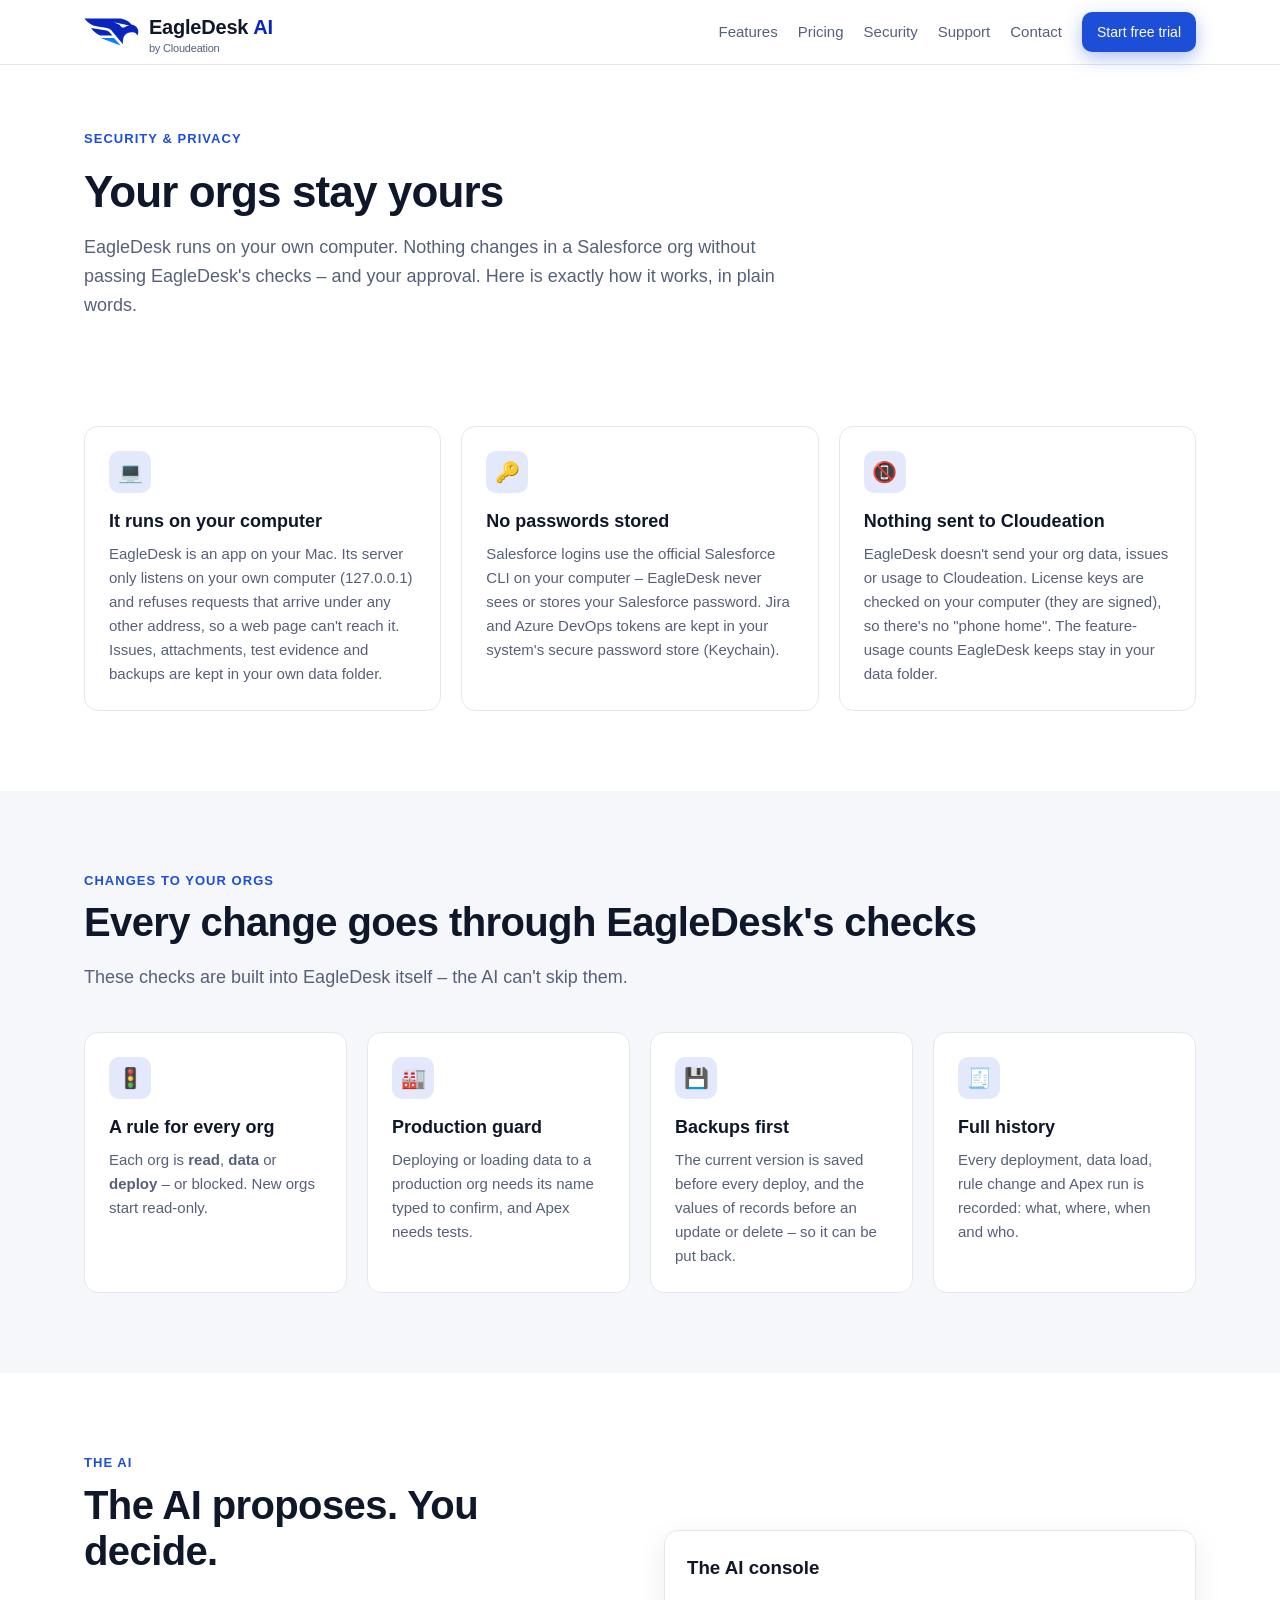
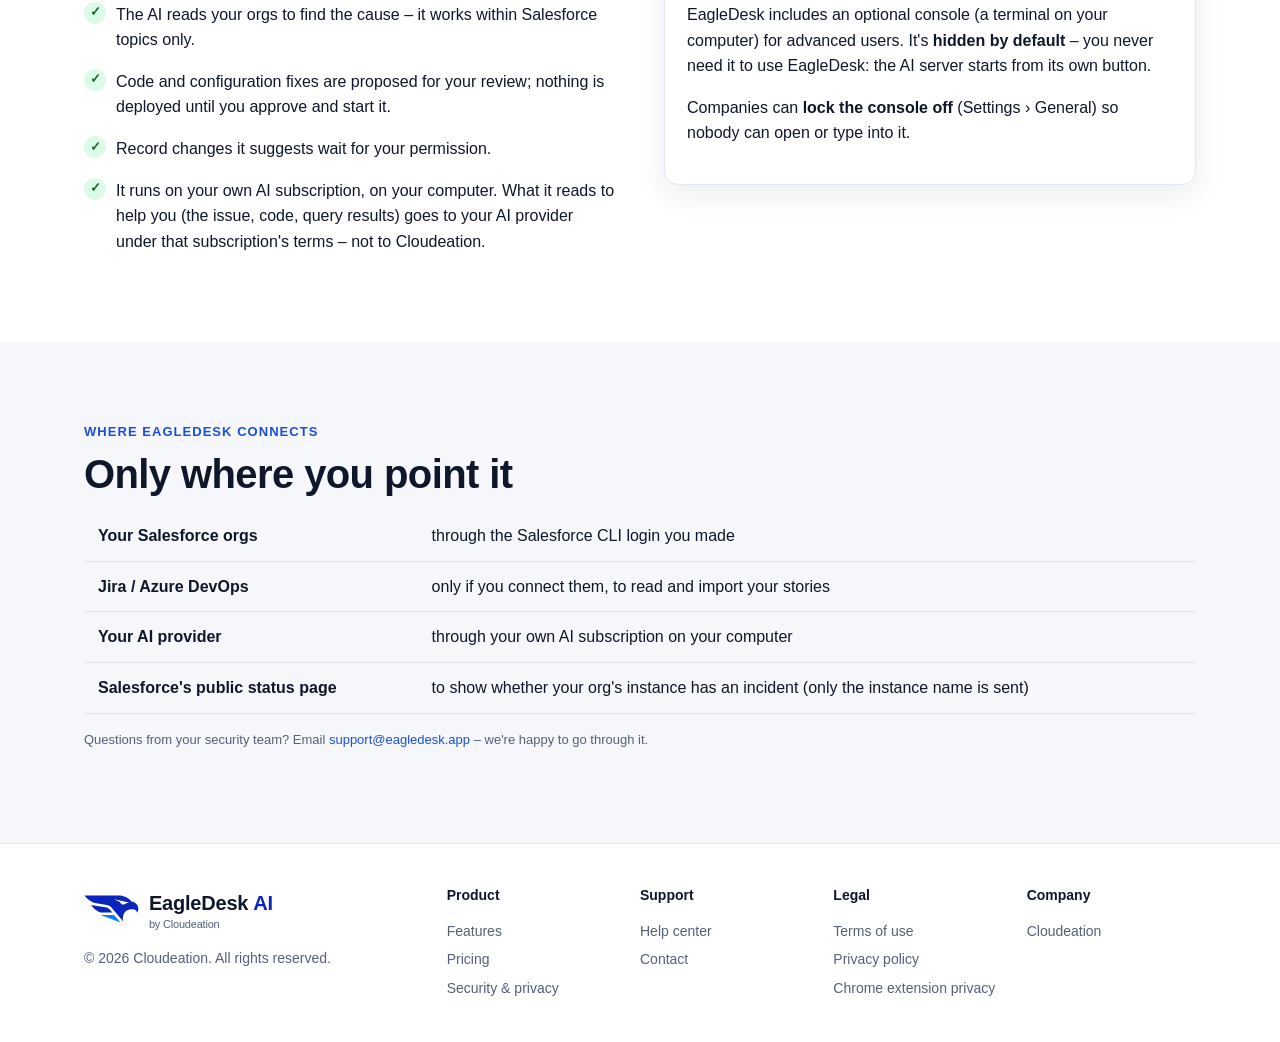
<file: security.html>
<!doctype html>
<html lang="en">
<head>
<meta charset="utf-8">
<meta name="viewport" content="width=device-width, initial-scale=1">
<title>EagleDesk Security &amp; privacy</title>
<link rel="canonical" href="https://eagledeskai.com/security.html">
<meta name="description" content="How EagleDesk by Cloudeation keeps your Salesforce orgs and data safe: it runs on your computer, every change passes EagleDesk's own checks, and nothing is sent to Cloudeation.">
<link rel="icon" href="assets/eagledesk.png">
<link rel="stylesheet" href="style.css?v=20261114b">
<!-- Visitor stats: GoatCounter (no cookies, no personal data) - pages, referrers, ad campaigns (utm_*), download clicks -->
<script src="source.js?v=20261110"></script>
<script data-goatcounter="https://eagledesk.goatcounter.com/count" async src="//gc.zgo.at/count.js"></script>
</head>
<body>

<header class="nav"><div class="wrap">
  <a class="logo" href="./"><svg xmlns="http://www.w3.org/2000/svg" viewBox="146 236 516 263" class="logo-eagle" role="img" aria-label="EagleDesk"><g><path fill="var(--eagle-deep, #0A24BE)" fill-rule="evenodd" d="M150,240 L472,240 C522,240 566,262 592,298 C624,302 650,324 655,354 C658,374 653,390 647,402 C641,386 626,373 604,371 C574,368 545,378 529,398 C514,418 508,450 512,482 L412,362 C398,344 384,334 362,330 L262,314 C220,306 182,282 150,240 Z M428,276 L570,306 C556,307 546,311 540,317 C531,327 513,328 501,322 C492,317 487,309 483,302 Z"/><path fill="var(--eagle-deep, #0A24BE)" d="M212,330 L344,350 C364,353 378,360 390,374 L413,400 L300,400 C264,388 236,362 212,330 Z"/><path fill="var(--eagle-light, #0A7CFF)" d="M302,425 L428,425 L490,495 Z"/></g></svg><span>Eagle<b>Desk</b><i class="logo-ai">AI</i><small>by Cloudeation</small></span></a>
  <nav><a href="./#features">Features</a><a href="./#pricing">Pricing</a><a href="security.html">Security</a><a href="support.html">Support</a><a href="support.html#contact">Contact</a>
    <a class="btn primary small" href="./#download">Start free trial</a></nav>
</div></header>

<section class="page-hero"><div class="wrap">
  <div class="kicker">Security &amp; privacy</div>
  <h1 style="font-size:clamp(30px,4vw,44px)">Your orgs stay yours</h1>
  <p class="sub">EagleDesk runs on your own computer. Nothing changes in a Salesforce org without passing EagleDesk's checks – and your approval.
    Here is exactly how it works, in plain words.</p>
</div></section>

<section style="padding-top:24px"><div class="wrap">
  <div class="grid g3">
    <div class="feat"><div class="ic">💻</div><h3>It runs on your computer</h3>
      <p>EagleDesk is an app on your Mac. Its server only listens on your own computer (127.0.0.1) and refuses requests that arrive under any other address,
        so a web page can't reach it. Issues, attachments, test evidence and backups are kept in your own data folder.</p></div>
    <div class="feat"><div class="ic">🔑</div><h3>No passwords stored</h3>
      <p>Salesforce logins use the official Salesforce CLI on your computer – EagleDesk never sees or stores your Salesforce password.
        Jira and Azure DevOps tokens are kept in your system's secure password store (Keychain).</p></div>
    <div class="feat"><div class="ic">📵</div><h3>Nothing sent to Cloudeation</h3>
      <p>EagleDesk doesn't send your org data, issues or usage to Cloudeation. License keys are checked on your computer (they are signed), so there's no
        "phone home". The feature-usage counts EagleDesk keeps stay in your data folder.</p></div>
  </div>
</div></section>

<section class="alt"><div class="wrap">
  <div class="kicker">Changes to your orgs</div>
  <h2>Every change goes through EagleDesk's checks</h2>
  <p class="sub">These checks are built into EagleDesk itself – the AI can't skip them.</p>
  <div class="grid g4">
    <div class="feat"><div class="ic">🚦</div><h3>A rule for every org</h3><p>Each org is <b>read</b>, <b>data</b> or <b>deploy</b> – or blocked. New orgs start read-only.</p></div>
    <div class="feat"><div class="ic">🏭</div><h3>Production guard</h3><p>Deploying or loading data to a production org needs its name typed to confirm, and Apex needs tests.</p></div>
    <div class="feat"><div class="ic">💾</div><h3>Backups first</h3><p>The current version is saved before every deploy, and the values of records before an update or delete – so it can be put back.</p></div>
    <div class="feat"><div class="ic">🧾</div><h3>Full history</h3><p>Every deployment, data load, rule change and Apex run is recorded: what, where, when and who.</p></div>
  </div>
</div></section>

<section><div class="wrap split">
  <div>
    <div class="kicker">The AI</div>
    <h2>The AI proposes. You decide.</h2>
    <ul class="checks">
      <li>The AI reads your orgs to find the cause – it works within Salesforce topics only.</li>
      <li>Code and configuration fixes are proposed for your review; nothing is deployed until you approve and start it.</li>
      <li>Record changes it suggests wait for your permission.</li>
      <li>It runs on your own AI subscription, on your computer. What it reads to help you (the issue, code, query results) goes to your AI provider under that subscription's terms – not to Cloudeation.</li>
    </ul>
  </div>
  <div class="panel">
    <h3 style="margin-top:0">The AI console</h3>
    <p>EagleDesk includes an optional console (a terminal on your computer) for advanced users. It's <b>hidden by default</b> – you never need it to use EagleDesk:
      the AI server starts from its own button.</p>
    <p>Companies can <b>lock the console off</b> (Settings › General) so nobody can open or type into it.</p>
  </div>
</div></section>

<section class="alt"><div class="wrap">
  <div class="kicker">Where EagleDesk connects</div>
  <h2>Only where you point it</h2>
  <table class="sec-table">
    <tr><td><b>Your Salesforce orgs</b></td><td>through the Salesforce CLI login you made</td></tr>
    <tr><td><b>Jira / Azure DevOps</b></td><td>only if you connect them, to read and import your stories</td></tr>
    <tr><td><b>Your AI provider</b></td><td>through your own AI subscription on your computer</td></tr>
    <tr><td><b>Salesforce's public status page</b></td><td>to show whether your org's instance has an incident (only the instance name is sent)</td></tr>
  </table>
  <p class="fine" style="margin-top:16px">Questions from your security team? Email <a href="mailto:support@eagledesk.app?subject=EagleDesk%20security">support@eagledesk.app</a> – we're happy to go through it.</p>
</div></section>

<footer><div class="wrap">
  <div><a class="logo" href="./"><svg xmlns="http://www.w3.org/2000/svg" viewBox="146 236 516 263" class="logo-eagle" role="img" aria-label="EagleDesk"><g><path fill="var(--eagle-deep, #0A24BE)" fill-rule="evenodd" d="M150,240 L472,240 C522,240 566,262 592,298 C624,302 650,324 655,354 C658,374 653,390 647,402 C641,386 626,373 604,371 C574,368 545,378 529,398 C514,418 508,450 512,482 L412,362 C398,344 384,334 362,330 L262,314 C220,306 182,282 150,240 Z M428,276 L570,306 C556,307 546,311 540,317 C531,327 513,328 501,322 C492,317 487,309 483,302 Z"/><path fill="var(--eagle-deep, #0A24BE)" d="M212,330 L344,350 C364,353 378,360 390,374 L413,400 L300,400 C264,388 236,362 212,330 Z"/><path fill="var(--eagle-light, #0A7CFF)" d="M302,425 L428,425 L490,495 Z"/></g></svg><span>Eagle<b>Desk</b><i class="logo-ai">AI</i><small>by Cloudeation</small></span></a>
    <p>© <span id="yr">2026</span> Cloudeation. All rights reserved.</p></div>
  <div><h4>Product</h4><a href="./#features">Features</a><a href="./#pricing">Pricing</a><a href="security.html">Security &amp; privacy</a></div>
  <div><h4>Support</h4><a href="support.html">Help center</a><a href="support.html#contact">Contact</a></div>
  <div><h4>Legal</h4><a href="terms.html">Terms of use</a><a href="privacy.html">Privacy policy</a><a href="chrome-privacy.html">Chrome extension privacy</a></div>
  <div><h4>Company</h4><a href="https://cloudeation.net">Cloudeation</a></div>
</div></footer>
<script>document.getElementById("yr").textContent = new Date().getFullYear();</script>
</body>
</html>
</file>
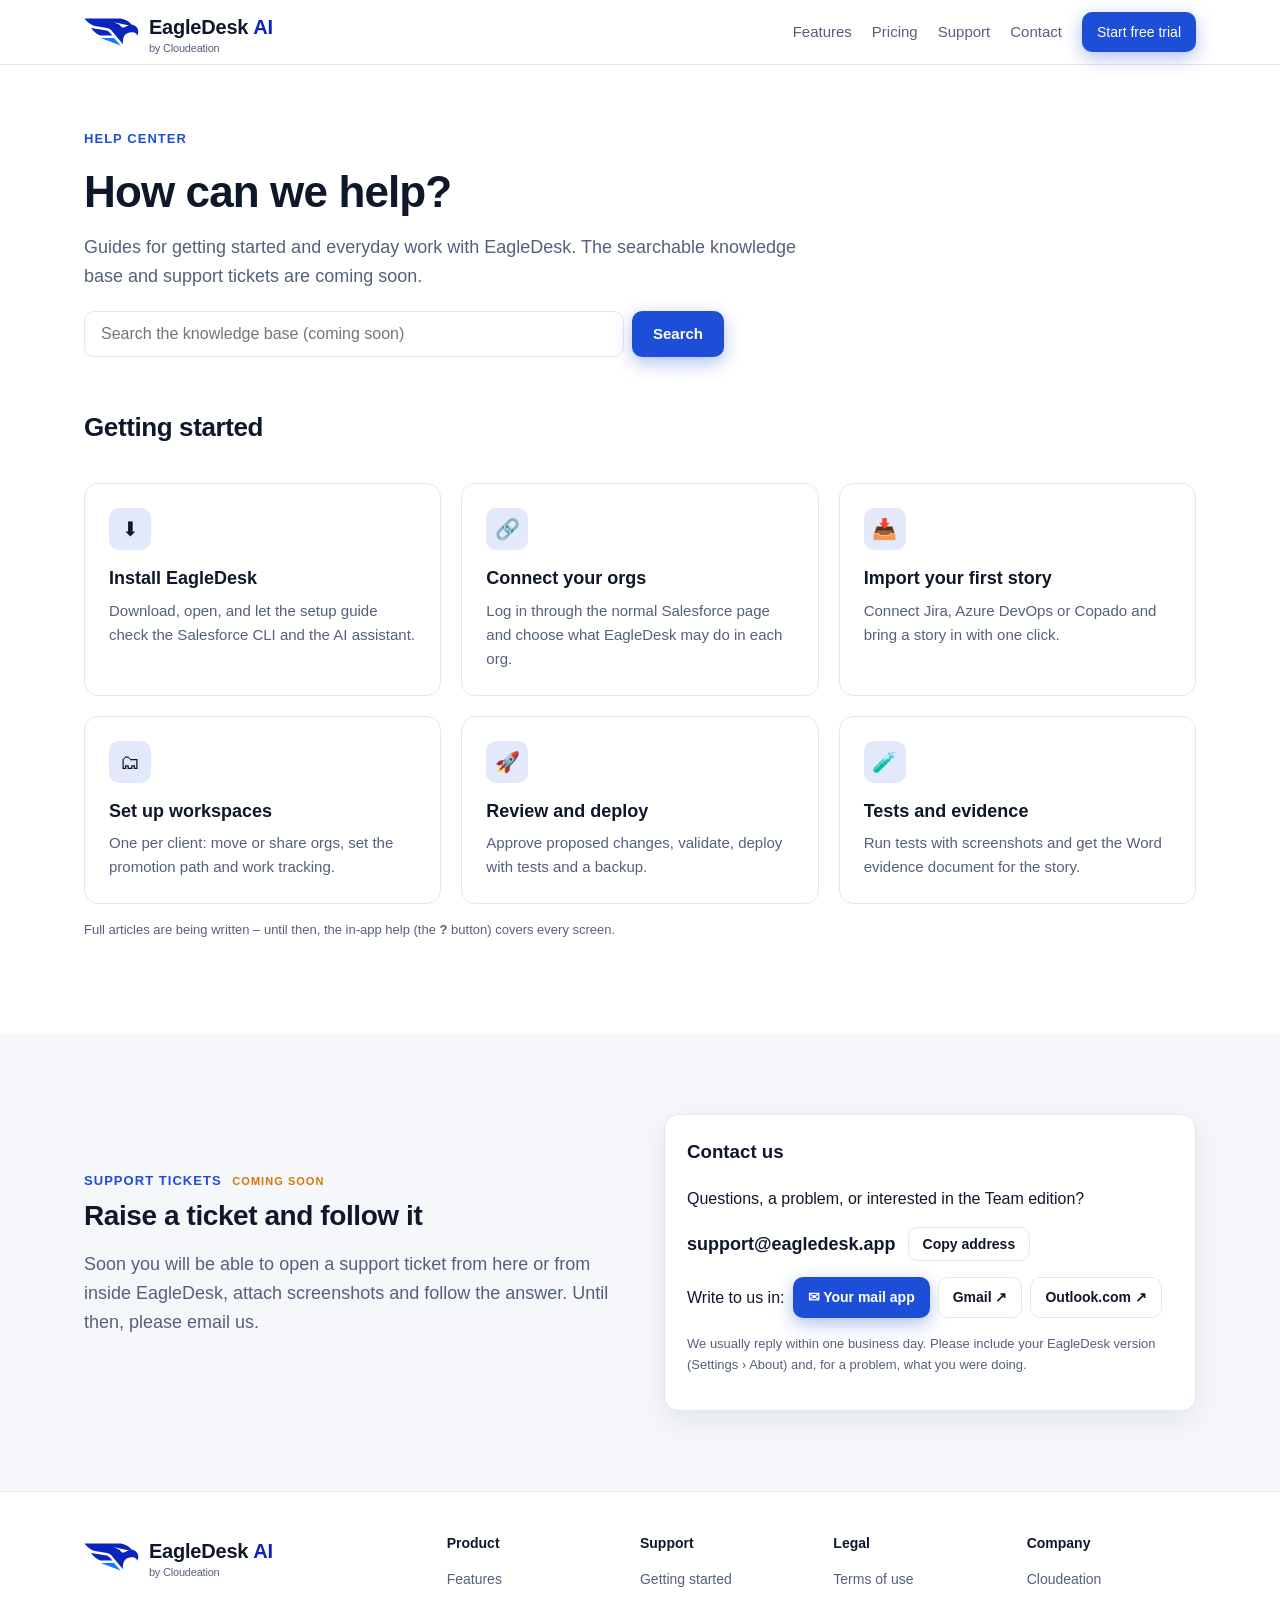
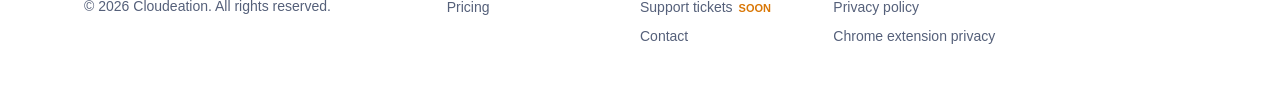
<file: support.html>
<!doctype html>
<html lang="en">
<head>
<meta charset="utf-8">
<meta name="viewport" content="width=device-width, initial-scale=1">
<title>EagleDesk Support – Help center</title>
<link rel="canonical" href="https://eagledeskai.com/support.html">
<meta name="description" content="Help for EagleDesk by Cloudeation: getting started, guides, support tickets and contact.">
<link rel="icon" href="assets/eagledesk.png">
<link rel="stylesheet" href="style.css?v=20261114b">
<!-- Visitor stats: GoatCounter (no cookies, no personal data) - pages, referrers, ad campaigns (utm_*), download clicks -->
<script src="source.js?v=20261110"></script>
<script data-goatcounter="https://eagledesk.goatcounter.com/count" async src="//gc.zgo.at/count.js"></script>
</head>
<body>

<header class="nav"><div class="wrap">
  <a class="logo" href="./"><svg xmlns="http://www.w3.org/2000/svg" viewBox="146 236 516 263" class="logo-eagle" role="img" aria-label="EagleDesk"><g><path fill="var(--eagle-deep, #0A24BE)" fill-rule="evenodd" d="M150,240 L472,240 C522,240 566,262 592,298 C624,302 650,324 655,354 C658,374 653,390 647,402 C641,386 626,373 604,371 C574,368 545,378 529,398 C514,418 508,450 512,482 L412,362 C398,344 384,334 362,330 L262,314 C220,306 182,282 150,240 Z M428,276 L570,306 C556,307 546,311 540,317 C531,327 513,328 501,322 C492,317 487,309 483,302 Z"/><path fill="var(--eagle-deep, #0A24BE)" d="M212,330 L344,350 C364,353 378,360 390,374 L413,400 L300,400 C264,388 236,362 212,330 Z"/><path fill="var(--eagle-light, #0A7CFF)" d="M302,425 L428,425 L490,495 Z"/></g></svg><span>Eagle<b>Desk</b><i class="logo-ai">AI</i><small>by Cloudeation</small></span></a>
  <nav><a href="./#features">Features</a><a href="./#pricing">Pricing</a><a href="support.html">Support</a><a href="support.html#contact">Contact</a>
    <a class="btn primary small" href="./#download">Start free trial</a></nav>
</div></header>

<section class="page-hero"><div class="wrap">
  <div class="kicker">Help center</div>
  <h1 style="font-size:clamp(30px,4vw,44px)">How can we help?</h1>
  <p class="sub">Guides for getting started and everyday work with EagleDesk. The searchable knowledge base and support tickets are coming soon.</p>
  <form class="search" onsubmit="event.preventDefault()"><input type="search" placeholder="Search the knowledge base (coming soon)" aria-label="Search" disabled><button class="btn primary" disabled>Search</button></form>
</div></section>

<section id="kb" style="padding-top:24px"><div class="wrap">
  <h2 style="font-size:26px">Getting started</h2>
  <div class="grid g3 kb">
    <a class="feat" href="#contact"><div class="ic">⬇</div><h3>Install EagleDesk</h3><p>Download, open, and let the setup guide check the Salesforce CLI and the AI assistant.</p></a>
    <a class="feat" href="#contact"><div class="ic">🔗</div><h3>Connect your orgs</h3><p>Log in through the normal Salesforce page and choose what EagleDesk may do in each org.</p></a>
    <a class="feat" href="#contact"><div class="ic">📥</div><h3>Import your first story</h3><p>Connect Jira, Azure DevOps or Copado and bring a story in with one click.</p></a>
    <a class="feat" href="#contact"><div class="ic">🗂</div><h3>Set up workspaces</h3><p>One per client: move or share orgs, set the promotion path and work tracking.</p></a>
    <a class="feat" href="#contact"><div class="ic">🚀</div><h3>Review and deploy</h3><p>Approve proposed changes, validate, deploy with tests and a backup.</p></a>
    <a class="feat" href="#contact"><div class="ic">🧪</div><h3>Tests and evidence</h3><p>Run tests with screenshots and get the Word evidence document for the story.</p></a>
  </div>
  <p class="fine" style="margin-top:16px">Full articles are being written – until then, the in-app help (the <b>?</b> button) covers every screen.</p>
</div></section>

<section id="tickets" class="alt"><div class="wrap split">
  <div>
    <div class="kicker">Support tickets <span class="soon">COMING SOON</span></div>
    <h2 style="font-size:28px">Raise a ticket and follow it</h2>
    <p class="sub">Soon you will be able to open a support ticket from here or from inside EagleDesk, attach screenshots and follow the answer. Until then, please email us.</p>
  </div>
  <div class="panel" id="contact">
    <h3 style="margin-top:0">Contact us</h3>
    <p>Questions, a problem, or interested in the Team edition?</p>
    <p class="ct-addr"><b id="ctAddr">support@eagledesk.app</b> <button class="btn ghost small" type="button" id="ctCopy">Copy address</button></p>
    <p class="ct-open">Write to us in:
      <a class="btn primary small" href="mailto:support@eagledesk.app?subject=EagleDesk%20support&amp;body=Hi%2C%0A%0AWhat%20I%20was%20doing%3A%0A%0AWhat%20happened%20(or%20my%20question)%3A%0A%0AEagleDesk%20version%20(Settings%20%E2%80%BA%20About)%3A%20">✉ Your mail app</a>
      <a class="btn ghost small" href="https://mail.google.com/mail/?view=cm&amp;fs=1&amp;to=support@eagledesk.app&amp;su=EagleDesk%20support&amp;body=Hi%2C%0A%0AWhat%20I%20was%20doing%3A%0A%0AWhat%20happened%20(or%20my%20question)%3A%0A%0AEagleDesk%20version%20(Settings%20%E2%80%BA%20About)%3A%20" target="_blank" rel="noopener">Gmail ↗</a>
      <a class="btn ghost small" href="https://outlook.live.com/mail/0/deeplink/compose?to=support@eagledesk.app&amp;subject=EagleDesk%20support&amp;body=Hi%2C%0A%0AWhat%20I%20was%20doing%3A%0A%0AWhat%20happened%20(or%20my%20question)%3A%0A%0AEagleDesk%20version%20(Settings%20%E2%80%BA%20About)%3A%20" target="_blank" rel="noopener">Outlook.com ↗</a></p>
    <p class="fine">We usually reply within one business day. Please include your EagleDesk version (Settings › About) and, for a problem, what you were doing.</p>
  </div>
</div></section>

<footer><div class="wrap">
  <div><a class="logo" href="./"><svg xmlns="http://www.w3.org/2000/svg" viewBox="146 236 516 263" class="logo-eagle" role="img" aria-label="EagleDesk"><g><path fill="var(--eagle-deep, #0A24BE)" fill-rule="evenodd" d="M150,240 L472,240 C522,240 566,262 592,298 C624,302 650,324 655,354 C658,374 653,390 647,402 C641,386 626,373 604,371 C574,368 545,378 529,398 C514,418 508,450 512,482 L412,362 C398,344 384,334 362,330 L262,314 C220,306 182,282 150,240 Z M428,276 L570,306 C556,307 546,311 540,317 C531,327 513,328 501,322 C492,317 487,309 483,302 Z"/><path fill="var(--eagle-deep, #0A24BE)" d="M212,330 L344,350 C364,353 378,360 390,374 L413,400 L300,400 C264,388 236,362 212,330 Z"/><path fill="var(--eagle-light, #0A7CFF)" d="M302,425 L428,425 L490,495 Z"/></g></svg><span>Eagle<b>Desk</b><i class="logo-ai">AI</i><small>by Cloudeation</small></span></a>
    <p>© <span id="yr">2026</span> Cloudeation. All rights reserved.</p></div>
  <div><h4>Product</h4><a href="./#features">Features</a><a href="./#pricing">Pricing</a></div>
  <div><h4>Support</h4><a href="#kb">Getting started</a><a href="#tickets">Support tickets<span class="soon">SOON</span></a><a href="#contact">Contact</a></div>
  <div><h4>Legal</h4><a href="terms.html">Terms of use</a><a href="privacy.html">Privacy policy</a><a href="chrome-privacy.html">Chrome extension privacy</a></div>
  <div><h4>Company</h4><a href="https://cloudeation.net">Cloudeation</a></div>
</div></footer>
<script>document.getElementById("yr").textContent = new Date().getFullYear();</script>
<script>
document.getElementById("ctCopy").onclick = e => navigator.clipboard.writeText("support@eagledesk.app").then(() => { e.target.textContent = "Copied ✓"; setTimeout(() => e.target.textContent = "Copy address", 2000); }, () => { const r = document.createRange(); r.selectNodeContents(document.getElementById("ctAddr")); getSelection().removeAllRanges(); getSelection().addRange(r); });
</script>
</body>
</html>
</file>
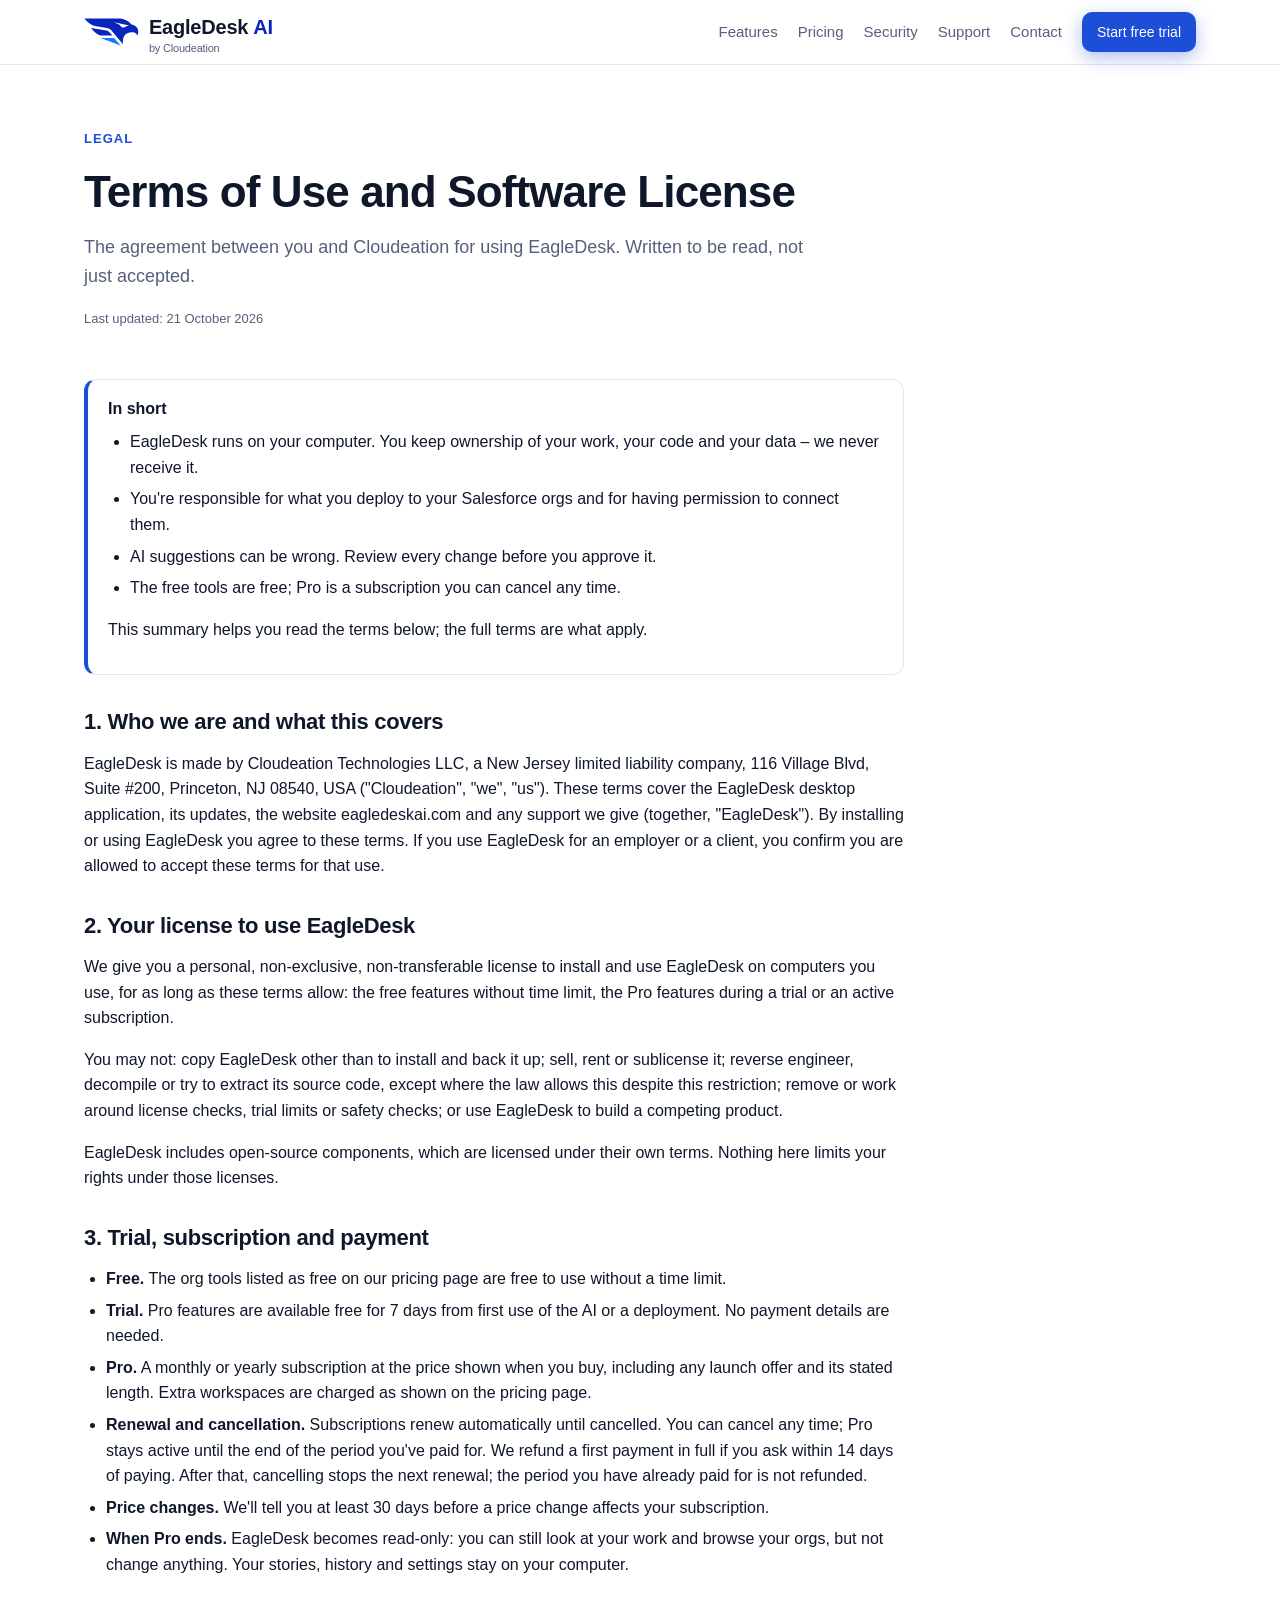
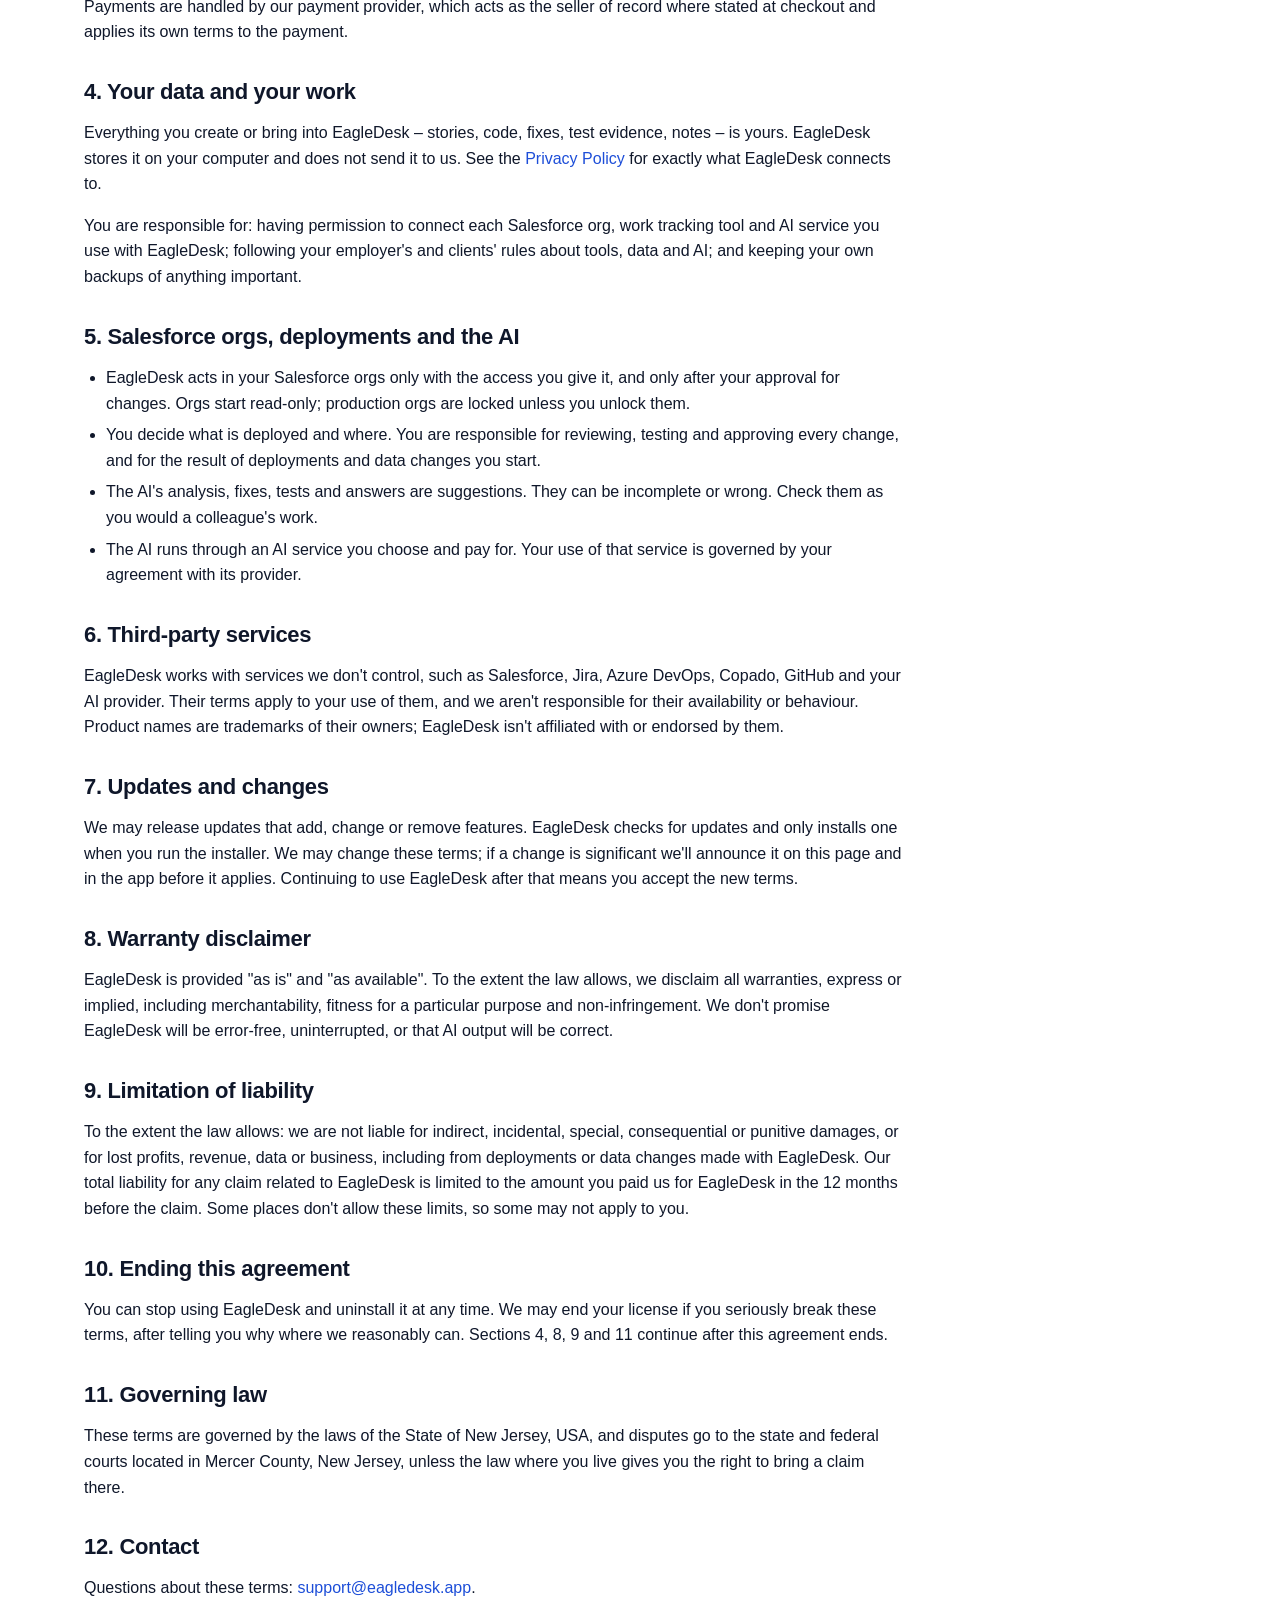
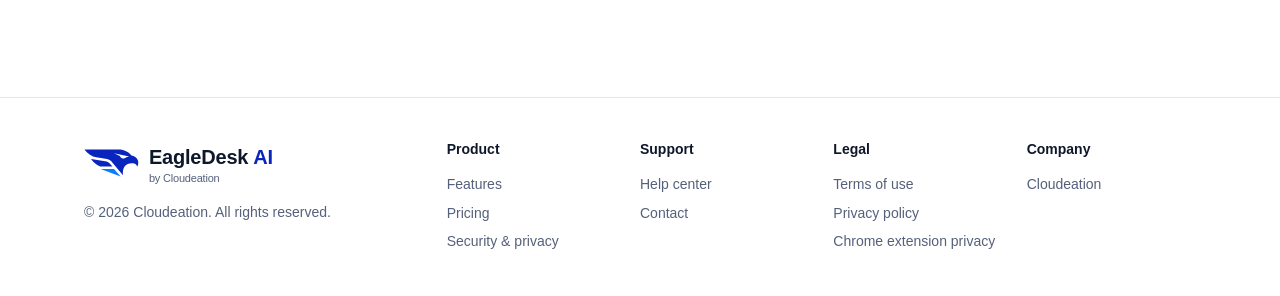
<file: terms.html>
<!doctype html>
<html lang="en">
<head>
<meta charset="utf-8">
<meta name="viewport" content="width=device-width, initial-scale=1">
<title>EagleDesk Terms</title>
<link rel="canonical" href="https://eagledeskai.com/terms.html">
<meta name="description" content="The terms of use and software license for EagleDesk by Cloudeation.">
<link rel="icon" href="assets/eagledesk.png">
<link rel="stylesheet" href="style.css?v=20261114b">
<!-- Visitor stats: GoatCounter (no cookies, no personal data) - pages, referrers, ad campaigns (utm_*), download clicks -->
<script src="source.js?v=20261110"></script>
<script data-goatcounter="https://eagledesk.goatcounter.com/count" async src="//gc.zgo.at/count.js"></script>
</head>
<body>

<header class="nav"><div class="wrap">
  <a class="logo" href="./"><svg xmlns="http://www.w3.org/2000/svg" viewBox="146 236 516 263" class="logo-eagle" role="img" aria-label="EagleDesk"><g><path fill="var(--eagle-deep, #0A24BE)" fill-rule="evenodd" d="M150,240 L472,240 C522,240 566,262 592,298 C624,302 650,324 655,354 C658,374 653,390 647,402 C641,386 626,373 604,371 C574,368 545,378 529,398 C514,418 508,450 512,482 L412,362 C398,344 384,334 362,330 L262,314 C220,306 182,282 150,240 Z M428,276 L570,306 C556,307 546,311 540,317 C531,327 513,328 501,322 C492,317 487,309 483,302 Z"/><path fill="var(--eagle-deep, #0A24BE)" d="M212,330 L344,350 C364,353 378,360 390,374 L413,400 L300,400 C264,388 236,362 212,330 Z"/><path fill="var(--eagle-light, #0A7CFF)" d="M302,425 L428,425 L490,495 Z"/></g></svg><span>Eagle<b>Desk</b><i class="logo-ai">AI</i><small>by Cloudeation</small></span></a>
  <nav><a href="./#features">Features</a><a href="./#pricing">Pricing</a><a href="security.html">Security</a><a href="support.html">Support</a><a href="support.html#contact">Contact</a>
    <a class="btn primary small" href="./#download">Start free trial</a></nav>
</div></header>

<section class="page-hero"><div class="wrap">
  <div class="kicker">Legal</div>
  <h1 style="font-size:clamp(30px,4vw,44px)">Terms of Use and Software License</h1>
  <p class="sub">The agreement between you and Cloudeation for using EagleDesk. Written to be read, not just accepted.</p>
  <p class="fine">Last updated: 21 October 2026</p>
</div></section>

<section style="padding-top:12px"><div class="wrap legal">

<div class="summary"><b>In short</b>
  <ul>
    <li>EagleDesk runs on your computer. You keep ownership of your work, your code and your data – we never receive it.</li>
    <li>You're responsible for what you deploy to your Salesforce orgs and for having permission to connect them.</li>
    <li>AI suggestions can be wrong. Review every change before you approve it.</li>
    <li>The free tools are free; Pro is a subscription you can cancel any time.</li>
  </ul>
  <p class="fine">This summary helps you read the terms below; the full terms are what apply.</p>
</div>

<h2>1. Who we are and what this covers</h2>
<p>EagleDesk is made by Cloudeation Technologies LLC, a New Jersey limited liability company, 116 Village Blvd, Suite #200, Princeton, NJ 08540, USA ("Cloudeation", "we", "us").
  These terms cover the EagleDesk desktop application, its updates, the website eagledeskai.com and any support we give
  (together, "EagleDesk"). By installing or using EagleDesk you agree to these terms. If you use EagleDesk for an employer or a client,
  you confirm you are allowed to accept these terms for that use.</p>

<h2>2. Your license to use EagleDesk</h2>
<p>We give you a personal, non-exclusive, non-transferable license to install and use EagleDesk on computers you use, for as long as
  these terms allow: the free features without time limit, the Pro features during a trial or an active subscription.</p>
<p>You may not: copy EagleDesk other than to install and back it up; sell, rent or sublicense it; reverse engineer, decompile or
  try to extract its source code, except where the law allows this despite this restriction; remove or work around license checks,
  trial limits or safety checks; or use EagleDesk to build a competing product.</p>
<p>EagleDesk includes open-source components, which are licensed under their own terms. Nothing here limits your rights under those licenses.</p>

<h2>3. Trial, subscription and payment</h2>
<ul>
  <li><b>Free.</b> The org tools listed as free on our pricing page are free to use without a time limit.</li>
  <li><b>Trial.</b> Pro features are available free for 7 days from first use of the AI or a deployment. No payment details are needed.</li>
  <li><b>Pro.</b> A monthly or yearly subscription at the price shown when you buy, including any launch offer and its stated length.
    Extra workspaces are charged as shown on the pricing page.</li>
  <li><b>Renewal and cancellation.</b> Subscriptions renew automatically until cancelled. You can cancel any time; Pro stays active until the
    end of the period you've paid for. We refund a first payment in full if you ask within 14 days of paying. After that, cancelling stops the next renewal; the period you have already paid for is not refunded.</li>
  <li><b>Price changes.</b> We'll tell you at least 30 days before a price change affects your subscription.</li>
  <li><b>When Pro ends.</b> EagleDesk becomes read-only: you can still look at your work and browse your orgs, but not change anything. Your stories, history and settings stay on your computer.</li>
</ul>
<p>Payments are handled by our payment provider, which acts as the seller of record where stated at checkout and applies its own terms
  to the payment.</p>

<h2>4. Your data and your work</h2>
<p>Everything you create or bring into EagleDesk – stories, code, fixes, test evidence, notes – is yours. EagleDesk stores it on your
  computer and does not send it to us. See the <a href="privacy.html">Privacy Policy</a> for exactly what EagleDesk connects to.</p>
<p>You are responsible for: having permission to connect each Salesforce org, work tracking tool and AI service you use with EagleDesk;
  following your employer's and clients' rules about tools, data and AI; and keeping your own backups of anything important.</p>

<h2>5. Salesforce orgs, deployments and the AI</h2>
<ul>
  <li>EagleDesk acts in your Salesforce orgs only with the access you give it, and only after your approval for changes. Orgs start
    read-only; production orgs are locked unless you unlock them.</li>
  <li>You decide what is deployed and where. You are responsible for reviewing, testing and approving every change, and for the
    result of deployments and data changes you start.</li>
  <li>The AI's analysis, fixes, tests and answers are suggestions. They can be incomplete or wrong. Check them as you would a colleague's work.</li>
  <li>The AI runs through an AI service you choose and pay for. Your use of that service is governed by your agreement with its provider.</li>
</ul>

<h2>6. Third-party services</h2>
<p>EagleDesk works with services we don't control, such as Salesforce, Jira, Azure DevOps, Copado, GitHub and your AI provider.
  Their terms apply to your use of them, and we aren't responsible for their availability or behaviour. Product names are
  trademarks of their owners; EagleDesk isn't affiliated with or endorsed by them.</p>

<h2>7. Updates and changes</h2>
<p>We may release updates that add, change or remove features. EagleDesk checks for updates and only installs one when you run the
  installer. We may change these terms; if a change is significant we'll announce it on this page and in the app before it applies.
  Continuing to use EagleDesk after that means you accept the new terms.</p>

<h2>8. Warranty disclaimer</h2>
<p>EagleDesk is provided "as is" and "as available". To the extent the law allows, we disclaim all warranties, express or implied,
  including merchantability, fitness for a particular purpose and non-infringement. We don't promise EagleDesk will be error-free,
  uninterrupted, or that AI output will be correct.</p>

<h2>9. Limitation of liability</h2>
<p>To the extent the law allows: we are not liable for indirect, incidental, special, consequential or punitive damages, or for lost
  profits, revenue, data or business, including from deployments or data changes made with EagleDesk. Our total liability for any
  claim related to EagleDesk is limited to the amount you paid us for EagleDesk in the 12 months before the claim. Some places don't
  allow these limits, so some may not apply to you.</p>

<h2>10. Ending this agreement</h2>
<p>You can stop using EagleDesk and uninstall it at any time. We may end your license if you seriously break these terms, after telling
  you why where we reasonably can. Sections 4, 8, 9 and 11 continue after this agreement ends.</p>

<h2>11. Governing law</h2>
<p>These terms are governed by the laws of the State of New Jersey, USA, and disputes go to the state and federal courts located in
  Mercer County, New Jersey, unless the law where you live gives you the right to bring a claim there.</p>

<h2>12. Contact</h2>
<p>Questions about these terms: <a href="mailto:support@eagledesk.app?subject=EagleDesk%20terms">support@eagledesk.app</a>.</p>

</div></section>

<footer><div class="wrap">
  <div><a class="logo" href="./"><svg xmlns="http://www.w3.org/2000/svg" viewBox="146 236 516 263" class="logo-eagle" role="img" aria-label="EagleDesk"><g><path fill="var(--eagle-deep, #0A24BE)" fill-rule="evenodd" d="M150,240 L472,240 C522,240 566,262 592,298 C624,302 650,324 655,354 C658,374 653,390 647,402 C641,386 626,373 604,371 C574,368 545,378 529,398 C514,418 508,450 512,482 L412,362 C398,344 384,334 362,330 L262,314 C220,306 182,282 150,240 Z M428,276 L570,306 C556,307 546,311 540,317 C531,327 513,328 501,322 C492,317 487,309 483,302 Z"/><path fill="var(--eagle-deep, #0A24BE)" d="M212,330 L344,350 C364,353 378,360 390,374 L413,400 L300,400 C264,388 236,362 212,330 Z"/><path fill="var(--eagle-light, #0A7CFF)" d="M302,425 L428,425 L490,495 Z"/></g></svg><span>Eagle<b>Desk</b><i class="logo-ai">AI</i><small>by Cloudeation</small></span></a>
    <p>© <span id="yr">2026</span> Cloudeation. All rights reserved.</p></div>
  <div><h4>Product</h4><a href="./#features">Features</a><a href="./#pricing">Pricing</a><a href="security.html">Security &amp; privacy</a></div>
  <div><h4>Support</h4><a href="support.html">Help center</a><a href="support.html#contact">Contact</a></div>
  <div><h4>Legal</h4><a href="terms.html">Terms of use</a><a href="privacy.html">Privacy policy</a><a href="chrome-privacy.html">Chrome extension privacy</a></div>
  <div><h4>Company</h4><a href="https://cloudeation.net">Cloudeation</a></div>
</div></footer>
<script>document.getElementById("yr").textContent = new Date().getFullYear();</script>
</body>
</html>
</file>
<file: style.css>
/* EagleDesk by Cloudeation - product site */
:root {
  --bg: #ffffff; --bg2: #f5f7fb; --fg: #0f172a; --muted: #55607a; --line: #e3e8f0;
  --brand: #1d4ed8; --brand2: #0b2e6b; --accent: #16a34a; --warn: #d97706; --card: #ffffff;
  --shadow: 0 10px 30px rgba(15, 23, 42, .08);
}
@media (prefers-color-scheme: dark) {
  :root:not([data-theme="light"]) { --bg: #0b1220; --bg2: #0f1a2e; --fg: #e6ebf5; --muted: #9aa6bf; --line: #1f2b44;
    --brand: #5b8cff; --brand2: #0b2e6b; --card: #111c31; --shadow: 0 10px 30px rgba(0, 0, 0, .35); }
}
* { box-sizing: border-box; }
html { scroll-behavior: smooth; }
body { margin: 0; background: var(--bg); color: var(--fg); font: 16px/1.6 -apple-system, BlinkMacSystemFont, "Segoe UI", Inter, Roboto, sans-serif; }
a { color: var(--brand); text-decoration: none; }
a:hover { text-decoration: underline; }
.wrap { max-width: 1160px; margin: 0 auto; padding: 0 24px; }
@media (max-width: 600px) { .wrap { padding: 0 16px; } }

/* nav */
.nav { position: sticky; top: 0; z-index: 10; background: color-mix(in srgb, var(--bg) 88%, transparent); backdrop-filter: blur(10px); border-bottom: 1px solid var(--line); }
.nav .wrap { display: flex; align-items: center; gap: 24px; height: 64px; }
.logo { display: flex; align-items: center; gap: 10px; color: var(--fg); font-weight: 800; font-size: 20px; }
.logo:hover { text-decoration: none; }
.logo img { width: 32px; height: 32px; border-radius: 8px; }
.logo small { display: block; font-size: 11px; font-weight: 500; color: var(--muted); line-height: 1; }
.nav nav { display: flex; gap: 20px; margin-left: auto; align-items: center; }
.nav nav a { color: var(--muted); font-weight: 500; font-size: 15px; }
.nav nav a:hover { color: var(--fg); text-decoration: none; }
@media (max-width: 820px) { .nav nav a:not(.btn) { display: none; } }

.btn { display: inline-flex; align-items: center; gap: 8px; padding: 11px 20px; border-radius: 10px; font-weight: 600; font-size: 15px;
  border: 1px solid transparent; cursor: pointer; transition: transform .1s, box-shadow .1s; }
.btn:hover { text-decoration: none; transform: translateY(-1px); }
.btn.primary { background: var(--brand); color: #fff; box-shadow: 0 6px 18px color-mix(in srgb, var(--brand) 35%, transparent); }
.btn.ghost { border-color: var(--line); color: var(--fg); background: var(--card); }
.btn.small { padding: 8px 14px; font-size: 14px; }

/* hero */
.hero { padding: 72px 0 40px; background: radial-gradient(1200px 500px at 70% -10%, color-mix(in srgb, var(--brand) 16%, transparent), transparent 70%); }
.hero .wrap { display: grid; grid-template-columns: 1.05fr 1fr; gap: 48px; align-items: center; }
@media (max-width: 960px) { .hero .wrap { grid-template-columns: 1fr; } }
.eyebrow { display: inline-flex; gap: 8px; align-items: center; font-size: 13px; font-weight: 600; color: var(--brand); background: color-mix(in srgb, var(--brand) 10%, transparent);
  padding: 5px 12px; border-radius: 999px; }
h1 { font-size: clamp(34px, 5vw, 54px); line-height: 1.08; letter-spacing: -.02em; margin: 18px 0 16px; }
h1 em { font-style: normal; background: linear-gradient(90deg, var(--brand), #7c3aed); -webkit-background-clip: text; background-clip: text; color: transparent; }
.lead { font-size: 19px; color: var(--muted); max-width: 560px; }
.cta { display: flex; gap: 12px; flex-wrap: wrap; margin: 28px 0 12px; }
.fine { font-size: 13px; color: var(--muted); }

/* app mock */
.mock { background: var(--card); border: 1px solid var(--line); border-radius: 14px; box-shadow: var(--shadow); overflow: hidden; font-size: 12px; }
.mock .bar { display: flex; gap: 6px; padding: 10px 12px; background: var(--bg2); border-bottom: 1px solid var(--line); }
.mock .bar i { width: 10px; height: 10px; border-radius: 50%; background: #f87171; }
.mock .bar i:nth-child(2) { background: #fbbf24; } .mock .bar i:nth-child(3) { background: #34d399; }
.mock .head { display: flex; align-items: center; gap: 14px; padding: 10px 14px; background: #0b2e6b; color: #fff; }
.mock .head b { font-size: 13px; }
.mock .head span { opacity: .75; }
.mock .head .ws { margin-left: auto; background: rgba(22, 163, 74, .35); border: 1px solid #22c55e; padding: 2px 10px; border-radius: 999px; }
.mock .steps { display: flex; gap: 6px; padding: 10px 14px; flex-wrap: wrap; border-bottom: 1px solid var(--line); }
.mock .steps span { padding: 2px 9px; border-radius: 999px; background: #dcfce7; color: #166534; font-weight: 600; }
.mock .steps span.cur { background: #dbeafe; color: #1e40af; outline: 2px solid #3b82f6; }
.mock .steps span.todo { background: var(--bg2); color: var(--muted); }
.mock .body { display: grid; grid-template-columns: 1fr 1.2fr; }
.mock .col { padding: 12px 14px; border-right: 1px solid var(--line); }
.mock .col:last-child { border-right: 0; }
.mock .card { border: 1px solid var(--line); border-radius: 8px; padding: 8px 10px; margin-bottom: 8px; background: var(--bg); }
.mock .card b { display: block; font-size: 12px; }
.mock .pill { display: inline-block; padding: 1px 7px; border-radius: 999px; font-size: 10px; font-weight: 700; background: #dbeafe; color: #1e40af; margin-top: 4px; }
.mock .todo { border: 2px solid var(--warn); background: color-mix(in srgb, #f59e0b 10%, var(--card)); }
.mock .diff div { font-family: ui-monospace, Menlo, monospace; font-size: 11px; padding: 1px 6px; border-radius: 4px; }
.mock .diff .add { background: #dcfce7; color: #166534; } .mock .diff .del { background: #fee2e2; color: #991b1b; }
.mock .ai { border-left: 3px solid #7c3aed; }

/* sections */
section { padding: 80px 0; }
section.alt { background: var(--bg2); }
.kicker { font-size: 13px; font-weight: 700; color: var(--brand); text-transform: uppercase; letter-spacing: .08em; }
h2 { font-size: clamp(28px, 3.6vw, 40px); line-height: 1.15; letter-spacing: -.015em; margin: 8px 0 14px; }
.sub { color: var(--muted); font-size: 18px; max-width: 720px; }
.grid { display: grid; gap: 20px; margin-top: 40px; }
.g3 { grid-template-columns: repeat(3, 1fr); } .g2 { grid-template-columns: repeat(2, 1fr); } .g4 { grid-template-columns: repeat(4, 1fr); }
@media (max-width: 960px) { .g3, .g4 { grid-template-columns: repeat(2, 1fr); } }
@media (max-width: 640px) { .g3, .g2, .g4 { grid-template-columns: 1fr; } }
.feat { background: var(--card); border: 1px solid var(--line); border-radius: 14px; padding: 24px; }
.feat .ic { width: 42px; height: 42px; border-radius: 10px; display: grid; place-items: center; font-size: 20px; background: color-mix(in srgb, var(--brand) 12%, transparent); margin-bottom: 14px; }
.feat h3 { margin: 0 0 6px; font-size: 18px; }
.feat p { margin: 0; color: var(--muted); font-size: 15px; }
.flow { counter-reset: s; display: grid; grid-template-columns: repeat(5, 1fr); gap: 14px; margin-top: 40px; }
@media (max-width: 960px) { .flow { grid-template-columns: 1fr 1fr; } }
@media (max-width: 560px) { .flow { grid-template-columns: 1fr; } }
.flow div { counter-increment: s; background: var(--card); border: 1px solid var(--line); border-radius: 14px; padding: 20px; position: relative; }
.flow div::before { content: counter(s); display: grid; place-items: center; width: 28px; height: 28px; border-radius: 50%; background: var(--brand); color: #fff; font-weight: 700; font-size: 14px; margin-bottom: 10px; }
.flow b { display: block; margin-bottom: 4px; }
.flow span { color: var(--muted); font-size: 14px; }
.split { display: grid; grid-template-columns: 1fr 1fr; gap: 48px; align-items: center; }
@media (max-width: 900px) { .split { grid-template-columns: 1fr; } }
.checks { list-style: none; padding: 0; margin: 20px 0 0; }
.checks li { padding: 8px 0 8px 32px; position: relative; }
.checks li::before { content: "✓"; position: absolute; left: 0; top: 8px; width: 22px; height: 22px; border-radius: 50%; background: #dcfce7; color: #166534; font-size: 13px; font-weight: 800; display: grid; place-items: center; }
.panel { background: var(--card); border: 1px solid var(--line); border-radius: 14px; padding: 22px; box-shadow: var(--shadow); }
.wsrow { display: flex; align-items: center; gap: 10px; padding: 10px 12px; border: 1px solid var(--line); border-radius: 10px; margin-bottom: 8px; }
.wsrow i { width: 10px; height: 10px; border-radius: 50%; }
.wsrow span { margin-left: auto; color: var(--muted); font-size: 13px; }

/* pricing */
.price { background: var(--card); border: 1px solid var(--line); border-radius: 16px; padding: 30px; display: flex; flex-direction: column; }
.price.best { border: 2px solid var(--brand); box-shadow: var(--shadow); }
.price h3 { margin: 0; font-size: 20px; }
.price .amt { font-size: 44px; font-weight: 800; margin: 14px 0 0; letter-spacing: -.02em; }
.price .amt small { font-size: 16px; color: var(--muted); font-weight: 500; }
.price ul { list-style: none; padding: 0; margin: 18px 0 24px; flex: 1; }
.price li { padding: 6px 0 6px 26px; position: relative; font-size: 15px; }
.price li::before { content: "✓"; position: absolute; left: 0; color: var(--accent); font-weight: 800; }
.tag { display: inline-block; font-size: 12px; font-weight: 700; color: #fff; background: var(--brand); padding: 3px 10px; border-radius: 999px; margin-left: 8px; vertical-align: middle; }

/* faq */
.faq { max-width: 820px; margin: 36px auto 0; }
.faq details { border-bottom: 1px solid var(--line); padding: 16px 0; }
.faq summary { cursor: pointer; font-weight: 600; font-size: 17px; list-style: none; display: flex; justify-content: space-between; gap: 16px; }
.faq summary::after { content: "+"; color: var(--muted); font-size: 22px; line-height: 1; }
.faq details[open] summary::after { content: "–"; }
.faq p { color: var(--muted); margin: 10px 0 0; }

/* banner + footer */
.banner { background: linear-gradient(120deg, #0b2e6b, #1d4ed8); color: #fff; border-radius: 20px; padding: 48px; text-align: center; }
.banner h2 { color: #fff; } .banner p { color: rgba(255, 255, 255, .8); }
.banner .btn.ghost { background: transparent; color: #fff; border-color: rgba(255, 255, 255, .5); }
footer { border-top: 1px solid var(--line); padding: 40px 0; color: var(--muted); font-size: 14px; }
footer .wrap { display: grid; grid-template-columns: 2fr repeat(4, 1fr); gap: 24px; }
@media (max-width: 760px) { footer .wrap { grid-template-columns: 1fr 1fr; } }
footer h4 { color: var(--fg); margin: 0 0 10px; font-size: 14px; }
footer a { display: block; color: var(--muted); padding: 3px 0; }
.soon { font-size: 11px; font-weight: 700; color: var(--warn); margin-left: 6px; }

/* support page */
.page-hero { padding: 64px 0 24px; }
.search { display: flex; gap: 8px; max-width: 640px; margin-top: 20px; }
.search input { flex: 1; padding: 13px 16px; border-radius: 10px; border: 1px solid var(--line); background: var(--card); color: var(--fg); font-size: 16px; }
.kb a.feat { display: block; color: var(--fg); }
.kb a.feat:hover { text-decoration: none; border-color: var(--brand); }
/* small screens: nothing wider than the screen */
.hero .wrap > *, .split > *, .grid > * { min-width: 0; }
@media (max-width: 960px) { .hero .wrap { grid-template-columns: minmax(0, 1fr); } }
@media (max-width: 640px) {
  .mock .body { grid-template-columns: minmax(0, 1fr); }
  .mock .col { border-right: 0; }
  .mock .head span:not(.ws) { display: none; }
  .mock .diff div { white-space: pre-wrap; word-break: break-all; }
  .banner { padding: 32px 20px; }
}
body { overflow-x: hidden; }
.sec-table { width: 100%; border-collapse: collapse; margin-top: 12px; }
.sec-table td { padding: 12px 14px; border-bottom: 1px solid rgba(0,0,0,.08); vertical-align: top; }
.sec-table td:first-child { width: 30%; }
.launch-strip { background: #dcfce7; color: #166534; border-radius: 12px; padding: 12px 16px; margin: 0 auto 22px; max-width: 760px; text-align: center; }
/* EagleDesk: the eagle mark and the two-colour wordmark */
.logo { --eagle-deep: #0A24BE; --eagle-light: #0A7CFF; --eagle-ai: #0A24BE; font-weight: 800; letter-spacing: -.01em; }
.logo svg.logo-eagle { width: auto; height: 28px; flex: none; }
.logo span b { color: inherit; font-weight: 800; }
.logo span .logo-ai { font-style: normal; font-weight: 800; margin-left: .25em; color: var(--eagle-ai); }
@media (prefers-color-scheme: dark) { :root:not([data-theme="light"]) .logo { --eagle-deep: #FFFFFF; --eagle-light: #7CC4FF; --eagle-ai: #8FB4FF; } }
.nav.dark .logo { --eagle-deep: #FFFFFF; --eagle-light: #7CC4FF; --eagle-ai: #8FB4FF; }

/* positioning: works-with strip, the messy middle, is / isn't, hero mock extras */
section.works { padding: 18px 0; border-bottom: 1px solid var(--line); }
.works .wrap { display: flex; flex-wrap: wrap; gap: 10px 22px; align-items: center; justify-content: center; color: var(--muted); font-size: 14px; }
.works b { color: var(--fg); font-size: 15px; opacity: .8; }
.mid { display: grid; grid-template-columns: 1fr auto 2.2fr auto 1fr; gap: 12px; align-items: center; margin-top: 36px; }
.mid-end { border: 1px dashed var(--line); border-radius: 14px; padding: 16px; text-align: center; color: var(--muted); }
.mid-end b { display: block; color: var(--fg); } .mid-end span { font-size: 13px; }
.mid-arrow { font-size: 24px; color: var(--muted); }
.mid-core { border: 2px solid var(--brand); border-radius: 16px; padding: 16px; background: color-mix(in srgb, var(--brand) 6%, var(--card)); box-shadow: var(--shadow); text-align: center; }
.mid-core small { display: block; font-weight: 700; color: var(--brand); text-transform: uppercase; letter-spacing: .06em; margin-bottom: 10px; }
.mid-core div { display: flex; flex-wrap: wrap; gap: 8px; justify-content: center; }
.mid-core span { background: var(--card); border: 1px solid var(--line); border-radius: 999px; padding: 5px 12px; font-weight: 600; font-size: 14px; }
@media (max-width: 860px) { .mid { grid-template-columns: minmax(0, 1fr); } .mid-arrow { transform: rotate(90deg); justify-self: center; } }
.isnt { display: grid; gap: 18px; }
.crosses { list-style: none; padding: 0; margin: 12px 0 0; }
.crosses li { padding: 8px 0 8px 32px; position: relative; color: var(--muted); }
.crosses li::before { content: "✕"; position: absolute; left: 0; top: 8px; width: 22px; height: 22px; border-radius: 50%; background: #fee2e2; color: #991b1b; font-size: 12px; font-weight: 800; display: grid; place-items: center; }
.isnt .checks { margin-top: 12px; }
.mock .mk-path { display: flex; align-items: center; gap: 4px; margin-top: 8px; flex-wrap: wrap; }
.mock .mk-c { width: 22px; height: 22px; border-radius: 50%; display: grid; place-items: center; font: 700 7.5px/1 ui-monospace, Menlo, monospace; }
.mock .mk-c.ok { background: #16a34a; color: #fff; } .mock .mk-c.off { border: 1.5px dashed var(--line); }
.mock .mk-path small { color: var(--muted); font-size: 10px; } .mock .mk-a { color: var(--muted); }
.mock .mk-ready { margin-top: 8px; padding: 4px 8px; border-radius: 6px; border: 1px solid #86efac; background: #dcfce7; color: #166534; font-size: 11px; }
.mock .mk-ready b { display: inline; }
.mock .mk-explain { margin: 6px 0 2px; font-size: 11px; color: var(--muted); }

/* legal pages */
.legal > * { max-width: 820px; }
.legal h2 { font-size: 22px; margin: 34px 0 8px; }
.legal p, .legal li { color: var(--fg); font-size: 16px; }
.legal ul { padding-left: 22px; } .legal li { margin: 6px 0; }
.legal .summary { border: 1px solid var(--line); border-left: 4px solid var(--brand); border-radius: 12px; padding: 16px 20px; background: var(--card); }
.legal .summary ul { margin: 8px 0 0; }
.ph { background: #fef3c7; color: #92400e; border-radius: 4px; padding: 0 4px; font-weight: 600; }
.draft { background: #fef3c7; color: #92400e; border-radius: 999px; padding: 1px 10px; font-weight: 700; }
.legal .sec-table td { border-bottom: 1px solid var(--line); }

/* Contact us: the address big enough to read and copy, then where to write the email */
.ct-addr { display: flex; align-items: center; gap: 12px; flex-wrap: wrap; }
.ct-addr b { font-size: 18px; user-select: all; word-break: break-all; }
.ct-open { display: flex; align-items: center; gap: 8px; flex-wrap: wrap; }

/* Cloud for teams waitlist */
.soon-tag { background: color-mix(in srgb, var(--accent) 18%, transparent); color: var(--fg); }
.split-wl { display: grid; grid-template-columns: minmax(0, 1.1fr) minmax(0, 1fr); gap: 40px; align-items: center; }
.wl { background: var(--card); border: 1px solid var(--line); border-radius: 16px; padding: 26px; display: flex; flex-direction: column; gap: 14px; box-shadow: var(--shadow); }
.wl label { display: flex; flex-direction: column; gap: 6px; font-weight: 600; font-size: 14px; }
.wl label small { font-weight: 400; color: var(--muted); }
.wl input, .wl select, .wl textarea { padding: 11px 13px; border-radius: 10px; border: 1px solid var(--line); background: var(--bg); color: var(--fg); font: inherit; font-weight: 400; }
.wl .hp { position: absolute; left: -9999px; width: 1px; height: 1px; opacity: 0; }
.wl .btn { justify-content: center; }
.wl-err { color: #c0392b; }
.wl-done b { font-size: 18px; }
@media (max-width: 860px) { .split-wl { grid-template-columns: minmax(0, 1fr); } }

/* Editions: Personal vs Enterprise */
.ed .who { color: var(--muted); margin: 6px 0 0; font-size: 15px; }
.ed dl { display: grid; grid-template-columns: max-content 1fr; gap: 8px 16px; margin: 18px 0 24px; font-size: 15px; flex: 1; align-content: start; }
.ed dt { color: var(--muted); font-weight: 600; }
.ed dd { margin: 0; }
.price.ent { border: 2px solid #b8892b; box-shadow: var(--shadow); }
.tag.ent-tag { background: #b8892b; }
@media (max-width: 640px) { .ed dl { grid-template-columns: 1fr; gap: 2px; } .ed dd { margin-bottom: 8px; } }

/* Hero: the two editions side by side */
.hero-eds { display: grid; grid-template-columns: 1fr 1fr; gap: 14px; margin: 26px 0 12px; }
.he { display: flex; flex-direction: column; gap: 4px; background: var(--card); border: 1px solid var(--line); border-top: 4px solid var(--brand); border-radius: 14px; padding: 16px 16px 18px; box-shadow: var(--shadow); }
.he.ent { border-top-color: #b8892b; }
.he-k { font-size: 12px; font-weight: 800; letter-spacing: .08em; text-transform: uppercase; color: var(--brand); }
.he.ent .he-k { color: #b8892b; }
.he b { font-size: 16px; }
.he-d { color: var(--muted); font-size: 14px; line-height: 1.45; flex: 1; }
.he-p { font-size: 14px; color: var(--muted); margin: 6px 0 10px; }
.he-p b { color: var(--fg); font-size: 20px; }
.he .btn { justify-content: center; text-align: center; }
@media (max-width: 640px) { .hero-eds { grid-template-columns: 1fr; } }

/* See it in action: screenshot carousel */
.tour { padding-top: 24px; }
.sh { position: relative; margin-top: 26px; border-radius: 16px; overflow: hidden; border: 1px solid var(--line); box-shadow: var(--shadow); background: var(--card); }
.sh-track { display: flex; overflow-x: auto; scroll-snap-type: x mandatory; scrollbar-width: none; }
.sh-track::-webkit-scrollbar { display: none; }
.sh-slide { flex: 0 0 100%; margin: 0; scroll-snap-align: start; position: relative; }
.sh-slide img { display: block; width: 100%; height: auto; aspect-ratio: 16 / 9; object-fit: cover; object-position: top; }
.sh-slide figcaption { display: flex; flex-wrap: wrap; align-items: baseline; gap: 4px 12px; padding: 14px 20px 16px; border-top: 1px solid var(--line); background: var(--card); }
.sh-slide figcaption b { font-size: 17px; }
.sh-slide figcaption span:last-child { color: var(--muted); font-size: 15px; }
.sh-ed { font-size: 11px; font-weight: 800; letter-spacing: .06em; text-transform: uppercase; color: var(--brand); background: color-mix(in srgb, var(--brand) 12%, transparent); padding: 3px 9px; border-radius: 999px; }
.sh-ed.ent { color: #fff; background: #b8892b; }
.sh-nav { position: absolute; top: calc(50% - 50px); width: 44px; height: 44px; border-radius: 50%; border: 1px solid var(--line); background: color-mix(in srgb, var(--card) 92%, transparent); color: var(--fg); font-size: 26px; line-height: 1; cursor: pointer; box-shadow: var(--shadow); }
.sh-nav.prev { left: 12px; } .sh-nav.next { right: 12px; }
.sh-dots { display: flex; justify-content: center; gap: 8px; margin-top: 14px; }
.sh-dots button { width: 9px; height: 9px; padding: 0; border-radius: 50%; border: 0; background: var(--line); cursor: pointer; }
.sh-dots button.on { background: var(--brand); width: 24px; border-radius: 999px; }
@media (max-width: 640px) { .sh-nav { display: none; } .sh-slide figcaption { padding: 10px 14px 12px; } .sh-slide figcaption b { font-size: 15px; } }

/* nav: one line, never wrapping */
.nav nav a, .nav .btn { white-space: nowrap; }
@media (max-width: 1080px) { .nav nav { gap: 16px; } .nav nav a[href="security.html"], .nav nav a[href="support.html"] { display: none; } }
.tour { padding-top: 56px; }

/* Cookie choice banner (consent.js) */
#ed-consent{position:fixed;left:16px;right:16px;bottom:16px;z-index:9999;max-width:560px;margin:0 auto;background:#fff;color:#1b2333;border:1px solid #d6dbe6;border-radius:12px;box-shadow:0 8px 28px rgba(0,0,0,.18);padding:14px 16px;display:flex;gap:12px;align-items:center;justify-content:space-between;flex-wrap:wrap;font-size:14px}
#ed-consent p{margin:0;flex:1 1 260px}
#ed-consent div{display:flex;gap:8px}
</file>
<file: home.css>
/* Home page look (2026-11-03): dark hero with the demo up front, then light, rounded, friendly sections */
.home2 { --brand: #5956e9; --brand2: #1e1b4b; --ink: #0a0a1a; --gold: #b8892b; }
@media (prefers-color-scheme: dark) { :root:not([data-theme="light"]) .home2 { --brand: #8b88ff; } }
:root[data-theme="dark"] .home2 { --brand: #8b88ff; }
.home2 h1, .home2 h2, .home2 h3, .home2 .logo, .home2 .btn { font-family: Poppins, -apple-system, BlinkMacSystemFont, "Segoe UI", Inter, sans-serif; }
.home2 h2 { font-weight: 600; letter-spacing: -.02em; }

/* nav over the dark hero */
.nav.dark { background: color-mix(in srgb, var(--ink) 88%, transparent); border-bottom-color: rgba(255, 255, 255, .08); }
.nav.dark .logo, .nav.dark .logo b { color: #fff; }
.nav.dark .logo small { color: rgba(255, 255, 255, .6); }
.nav.dark nav a:not(.btn) { color: rgba(255, 255, 255, .72); }
.nav.dark nav a:not(.btn):hover { color: #fff; }
.nav.dark .btn.demo-open { color: #fff; border: 1px solid rgba(255, 255, 255, .25); background: transparent; }
.nav.dark .btn.demo-open:hover { border-color: #fff; }
@media (max-width: 1080px) { .nav.dark nav a[href="security.html"], .nav.dark nav a[href="support.html"], .nav.dark nav a[href="#features"] { display: none; } }
@media (max-width: 640px) { .nav.dark .btn.demo-open { display: none; } }

/* hero */
.hero2 { background: var(--ink); color: #fff; text-align: center; padding: 76px 0 40px; position: relative; overflow: hidden; }
.hero2::before { content: ""; position: absolute; inset: -20% -10% auto; height: 760px; pointer-events: none;
  background: radial-gradient(520px 320px at 30% 30%, rgba(89, 86, 233, .45), transparent 70%),
              radial-gradient(520px 320px at 72% 20%, rgba(14, 165, 233, .28), transparent 70%),
              radial-gradient(420px 260px at 55% 60%, rgba(168, 85, 247, .25), transparent 70%); }
.hero2 .wrap { position: relative; }
.hero-pill { display: inline-flex; align-items: center; gap: 10px; padding: 6px 14px 6px 6px; border-radius: 999px; font-size: 14px; color: rgba(255, 255, 255, .85);
  background: rgba(255, 255, 255, .07); border: 1px solid rgba(255, 255, 255, .14); }
.hero-pill span { background: var(--gold); color: #fff; font-weight: 700; font-size: 12px; padding: 2px 10px; border-radius: 999px; }
.hero-pill:hover { text-decoration: none; background: rgba(255, 255, 255, .12); }
.hero2 h1 { font-size: clamp(38px, 6vw, 68px); line-height: 1.08; font-weight: 600; letter-spacing: -.03em; margin: 26px auto 18px; max-width: 900px; }
.hero2 h1 em { font-style: normal; background: linear-gradient(90deg, #a5b4fc, #c084fc 50%, #7dd3fc); -webkit-background-clip: text; background-clip: text; color: transparent; }
.lead2 { font-size: 19px; color: rgba(255, 255, 255, .72); max-width: 720px; margin: 0 auto; }
.cta2 { display: flex; gap: 14px; justify-content: center; flex-wrap: wrap; margin: 32px 0 14px; }
.btn.big { padding: 14px 26px; font-size: 16px; border-radius: 12px; }
.btn.light { background: #fff; color: var(--ink); border: 1px solid #fff; }
.btn.light:hover { text-decoration: none; background: #eef0ff; }
.hero2 .btn.primary { box-shadow: 0 10px 30px rgba(89, 86, 233, .55); }
.hero-sub { font-size: 14px; color: rgba(255, 255, 255, .6); margin: 0; }
.hero-sub a { color: #c7d2fe; }
.hero-shot { display: block; position: relative; margin: 46px auto 0; max-width: 1080px; border-radius: 16px; overflow: hidden;
  border: 1px solid rgba(255, 255, 255, .16); box-shadow: 0 30px 90px rgba(89, 86, 233, .35), 0 0 0 8px rgba(255, 255, 255, .04); }
.hero-shot img { display: block; width: 100%; height: auto; transition: transform .5s ease, filter .3s; }
.hero-shot:hover img { transform: scale(1.015); filter: brightness(.92); }
.hero-shot .play { position: absolute; left: 50%; top: 50%; transform: translate(-50%, -50%); display: flex; align-items: center; gap: 14px;
  background: rgba(10, 10, 26, .82); color: #fff; padding: 12px 22px 12px 12px; border-radius: 999px; backdrop-filter: blur(6px); box-shadow: 0 12px 40px rgba(0, 0, 0, .35); }
.hero-shot .play i { font-style: normal; display: grid; place-items: center; width: 52px; height: 52px; border-radius: 50%; background: var(--brand); font-size: 20px; padding-left: 4px; }
.hero-shot .play b { font-family: Poppins, sans-serif; font-weight: 600; font-size: 16px; }
.hero-shot:hover .play i { transform: scale(1.08); }
.works2 { display: flex; flex-wrap: wrap; justify-content: center; align-items: center; gap: 10px 28px; margin-top: 42px; color: rgba(255, 255, 255, .55); font-size: 14px; }
.works2 b { color: rgba(255, 255, 255, .88); font-family: Poppins, sans-serif; font-weight: 600; font-size: 16px; }

/* editions under the hero */
.ed-sec { background: #eef1fb; }
@media (prefers-color-scheme: dark) { :root:not([data-theme="light"]) .ed-sec, :root:not([data-theme="light"]) .steps-sec { background: var(--bg2); } }
:root[data-theme="dark"] .ed-sec, :root[data-theme="dark"] .steps-sec { background: var(--bg2); }
.ed-sec h2, .ed-sec .kicker, .ed-sec > .wrap > .sub { text-align: center; margin-left: auto; margin-right: auto; }
.price { border-radius: 22px; }
.price.ent, .price.ed.ent { border-color: var(--gold); }

/* Salto-like rounded panel with four steps */
.steps-sec { background: #eef1fb; padding-top: 0; }
.panel2 { background: var(--card); border-radius: 36px; padding: 44px 40px 48px; text-align: center; box-shadow: 0 18px 50px rgba(30, 27, 75, .08); position: relative; }
.panel2 h2 { margin: 0 0 30px; font-size: clamp(24px, 3vw, 32px); }
.steps4 { display: grid; grid-template-columns: repeat(4, 1fr); gap: 26px; }
.steps4 h3 { margin: 14px 0 8px; font-size: 20px; padding-bottom: 10px; border-bottom: 2px dotted var(--line); display: inline-block; }
.steps4 p { color: var(--muted); font-size: 15px; margin: 0; }
.si { display: grid; margin: 0 auto; place-items: center; width: 58px; height: 58px; border-radius: 18px; font-size: 26px; color: #fff; background: var(--c); box-shadow: 0 10px 24px color-mix(in srgb, var(--c) 35%, transparent); }
@media (max-width: 860px) { .steps4 { grid-template-columns: repeat(2, 1fr); } }
@media (max-width: 520px) { .steps4 { grid-template-columns: 1fr; } .panel2 { padding: 32px 20px; border-radius: 24px; } }

/* alternating feature rows with real screenshots */
.frow { display: grid; grid-template-columns: 1fr 1.25fr; gap: 56px; align-items: center; margin: 0 0 88px; }
.frow:last-child { margin-bottom: 0; }
.frow.flip .ftext { order: 2; }
.ftext h2 { font-size: clamp(26px, 3vw, 36px); margin: 8px 0 14px; }
.ftext p { color: var(--muted); font-size: 17px; }
.fimg img { width: 100%; height: auto; display: block; border-radius: 16px; border: 1px solid var(--line); box-shadow: 0 24px 60px rgba(30, 27, 75, .14); }
.kicker.ent-k { color: var(--gold); }
@media (max-width: 860px) { .frow { grid-template-columns: 1fr; gap: 24px; margin-bottom: 64px; } .frow.flip .ftext { order: 0; } }

/* Book a demo band */
.demo-band { background: var(--ink); color: #fff; position: relative; overflow: hidden; }
.demo-band::before { content: ""; position: absolute; inset: 0; pointer-events: none; background: radial-gradient(600px 300px at 15% 20%, rgba(89, 86, 233, .4), transparent 70%); }
.demo-band .wrap { position: relative; }
.demo-band h2 { color: #fff; }
.demo-band .sub { color: rgba(255, 255, 255, .72); text-align: left; margin-left: 0; }
.kicker.light { color: #a5b4fc; }
.demo-band .wl { color: var(--fg); }

/* the demo video dialog */
.demo-dlg { width: min(1100px, 94vw); padding: 0; border: 0; border-radius: 18px; background: #0a0a1a; color: #fff; box-shadow: 0 40px 120px rgba(0, 0, 0, .6); }
.demo-dlg::backdrop { background: rgba(5, 5, 15, .75); backdrop-filter: blur(4px); }
.dd-head { display: flex; align-items: center; gap: 16px; padding: 12px 14px 12px 20px; flex-wrap: wrap; }
.dd-head > b { font-family: Poppins, sans-serif; }
.dd-tabs { display: flex; gap: 6px; flex-wrap: wrap; flex: 1; }
.dd-tabs button { background: rgba(255, 255, 255, .08); color: rgba(255, 255, 255, .8); border: 0; padding: 6px 12px; border-radius: 999px; font-size: 13px; cursor: pointer; }
.dd-tabs button.on { background: var(--brand); color: #fff; }
.dd-x { background: none; border: 0; color: #fff; font-size: 20px; cursor: pointer; padding: 4px 8px; }
.dd-frame { aspect-ratio: 16 / 9; background: #000; }
.dd-frame iframe { width: 100%; height: 100%; border: 0; display: block; }
.dd-more { padding: 10px 20px; margin: 0; color: rgba(255, 255, 255, .6); }
.dd-more a { color: #c7d2fe; }
.demo-what { list-style: none; padding: 0; margin: 22px 0 28px; display: grid; gap: 14px; }
.demo-what li { padding-left: 34px; position: relative; }
.demo-what li::before { content: "✓"; position: absolute; left: 0; top: 1px; width: 22px; height: 22px; border-radius: 50%; background: var(--brand); color: #fff; font-size: 13px; font-weight: 800; display: grid; place-items: center; }
.demo-what b { display: block; color: #fff; }
.demo-what span { color: rgba(255, 255, 255, .68); font-size: 15px; }
.bk-h { margin: 0 0 4px; font-size: 20px; }

/* keyboard focus, everywhere */
.home2 a:focus-visible, .home2 button:focus-visible, .home2 summary:focus-visible, .home2 input:focus-visible, .home2 select:focus-visible, .home2 textarea:focus-visible {
  outline: 3px solid #a5b4fc; outline-offset: 3px; border-radius: 8px; }
@media (prefers-reduced-motion: reduce) { .hero-shot img, .hero-shot .play i { transition: none; } .hero-shot:hover img, .hero-shot:hover .play i { transform: none; } html { scroll-behavior: auto; } }

/* phone menu */
.nav-toggle { display: none; margin-left: auto; width: 44px; height: 40px; border: 1px solid rgba(255, 255, 255, .25); border-radius: 10px; background: transparent; cursor: pointer; padding: 0; flex-direction: column; justify-content: center; align-items: center; gap: 5px; }
.nav-toggle span { display: block; width: 20px; height: 2px; background: #fff; border-radius: 2px; transition: transform .2s, opacity .2s; }
.nav-toggle[aria-expanded="true"] span:nth-child(1) { transform: translateY(7px) rotate(45deg); }
.nav-toggle[aria-expanded="true"] span:nth-child(2) { opacity: 0; }
.nav-toggle[aria-expanded="true"] span:nth-child(3) { transform: translateY(-7px) rotate(-45deg); }
@media (max-width: 820px) {
  .nav-toggle { display: flex; }
  .nav.dark nav { display: none; position: absolute; left: 0; right: 0; top: 64px; flex-direction: column; align-items: stretch; gap: 0; padding: 8px 16px 18px;
    background: var(--ink); border-bottom: 1px solid rgba(255, 255, 255, .1); box-shadow: 0 20px 40px rgba(0, 0, 0, .4); }
  .nav.dark nav.open { display: flex; }
  .nav.dark nav a:not(.btn), .nav.dark nav.open a[href="security.html"], .nav.dark nav.open a[href="support.html"], .nav.dark nav.open a[href="#features"] { display: block !important; padding: 12px 4px; font-size: 17px; border-bottom: 1px solid rgba(255, 255, 255, .08); }
  .nav.dark nav .btn, .nav.dark nav.open .btn.demo-open { display: flex !important; justify-content: center; margin-top: 12px; padding: 12px; font-size: 16px; }
  .nav .wrap { position: relative; }
}

/* screenshots open full size */
button.zoom { display: block; width: 100%; padding: 0; border: 0; background: none; cursor: zoom-in; border-radius: 16px; }
.lb { padding: 0; border: 0; background: transparent; max-width: 96vw; max-height: 94vh; overflow: visible; }
.lb::backdrop { background: rgba(5, 5, 15, .85); backdrop-filter: blur(3px); }
.lb img { display: block; max-width: 96vw; max-height: 90vh; width: auto; height: auto; border-radius: 12px; box-shadow: 0 30px 90px rgba(0, 0, 0, .6); cursor: zoom-out; }
.lb-x { position: fixed; top: 14px; right: 18px; width: 42px; height: 42px; border-radius: 50%; border: 0; background: rgba(255, 255, 255, .15); color: #fff; font-size: 20px; cursor: pointer; }

/* features: one big card, the rest around it */
.bento { display: grid; grid-template-columns: repeat(3, 1fr); gap: 20px; margin-top: 36px; }
.bento .feat.big { grid-column: span 2; grid-row: span 2; background: linear-gradient(160deg, #eef0ff, var(--card) 55%); border-color: color-mix(in srgb, var(--brand) 35%, var(--line)); display: flex; flex-direction: column; }
.bento .feat.big h3 { font-size: 24px; }
.bento .feat.big p { font-size: 16px; }
.bento .feat.big .zoom { margin-top: 20px; }
.bento .feat.big img { width: 100%; height: auto; display: block; border-radius: 12px; border: 1px solid var(--line); box-shadow: 0 16px 40px rgba(30, 27, 75, .12); }
@media (prefers-color-scheme: dark) { :root:not([data-theme="light"]) .bento .feat.big { background: linear-gradient(160deg, #1b1f45, var(--card) 55%); } }
@media (max-width: 960px) { .bento { grid-template-columns: repeat(2, 1fr); } }
@media (max-width: 640px) { .bento { grid-template-columns: 1fr; } .bento .feat.big { grid-column: auto; grid-row: auto; } }

/* who it's for */
.who .feat { display: flex; flex-direction: column; }
.who-task { font-style: italic; color: var(--fg) !important; margin: 0 0 12px !important; }
.who .checks { margin: 0 0 14px; padding: 0; flex: 1; }
.who .checks li { font-size: 15px; }
.who-out { border-top: 1px solid var(--line); padding-top: 12px; font-size: 15px; }

/* plan comparison */
.cmp { margin-top: 28px; }
.cmp summary { cursor: pointer; text-align: center; font-weight: 600; color: var(--brand); list-style: none; padding: 8px; }
.cmp summary::-webkit-details-marker { display: none; }
.cmp summary::after { content: " ▾"; } .cmp[open] summary::after { content: " ▴"; }
.cmp-wrap { overflow-x: auto; border: 1px solid var(--line); border-radius: 16px; background: var(--card); margin-top: 8px; }
.cmp table { width: 100%; border-collapse: collapse; font-size: 15px; min-width: 640px; }
.cmp th, .cmp td { padding: 12px 16px; text-align: left; border-bottom: 1px solid var(--line); vertical-align: top; }
.cmp tbody tr:last-child th, .cmp tbody tr:last-child td { border-bottom: 0; }
.cmp thead th { font-family: Poppins, sans-serif; font-size: 16px; background: var(--bg2); }
.cmp thead th small { color: var(--muted); font-weight: 500; font-size: 12px; }
.cmp thead th:last-child { color: var(--gold); }
.cmp tbody th { font-weight: 600; color: var(--fg); width: 28%; }
.cmp td { color: var(--muted); }

/* footer: Resources column added */
.home2 footer .wrap { grid-template-columns: 2fr repeat(5, 1fr); }
@media (max-width: 960px) { .home2 footer .wrap { grid-template-columns: 1fr 1fr 1fr; } }
@media (max-width: 560px) { .home2 footer .wrap { grid-template-columns: 1fr 1fr; } }
</file>
